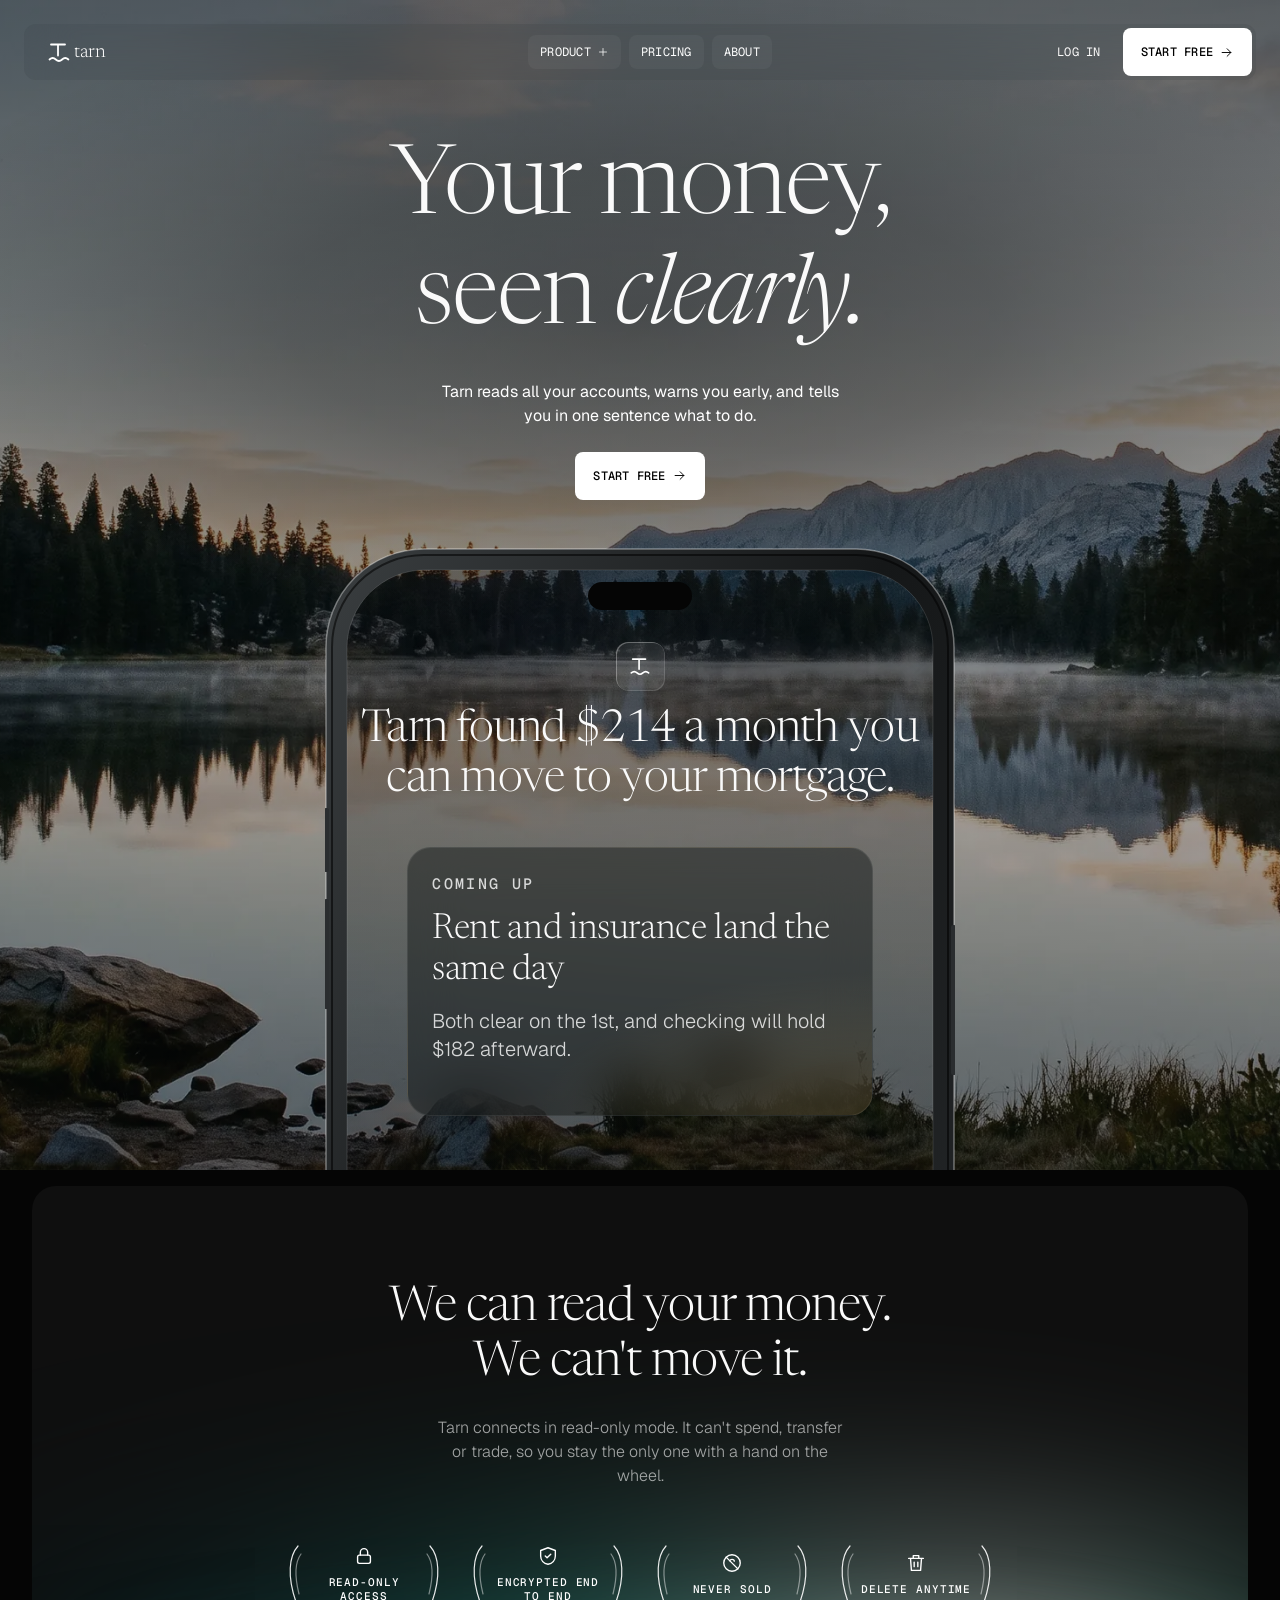
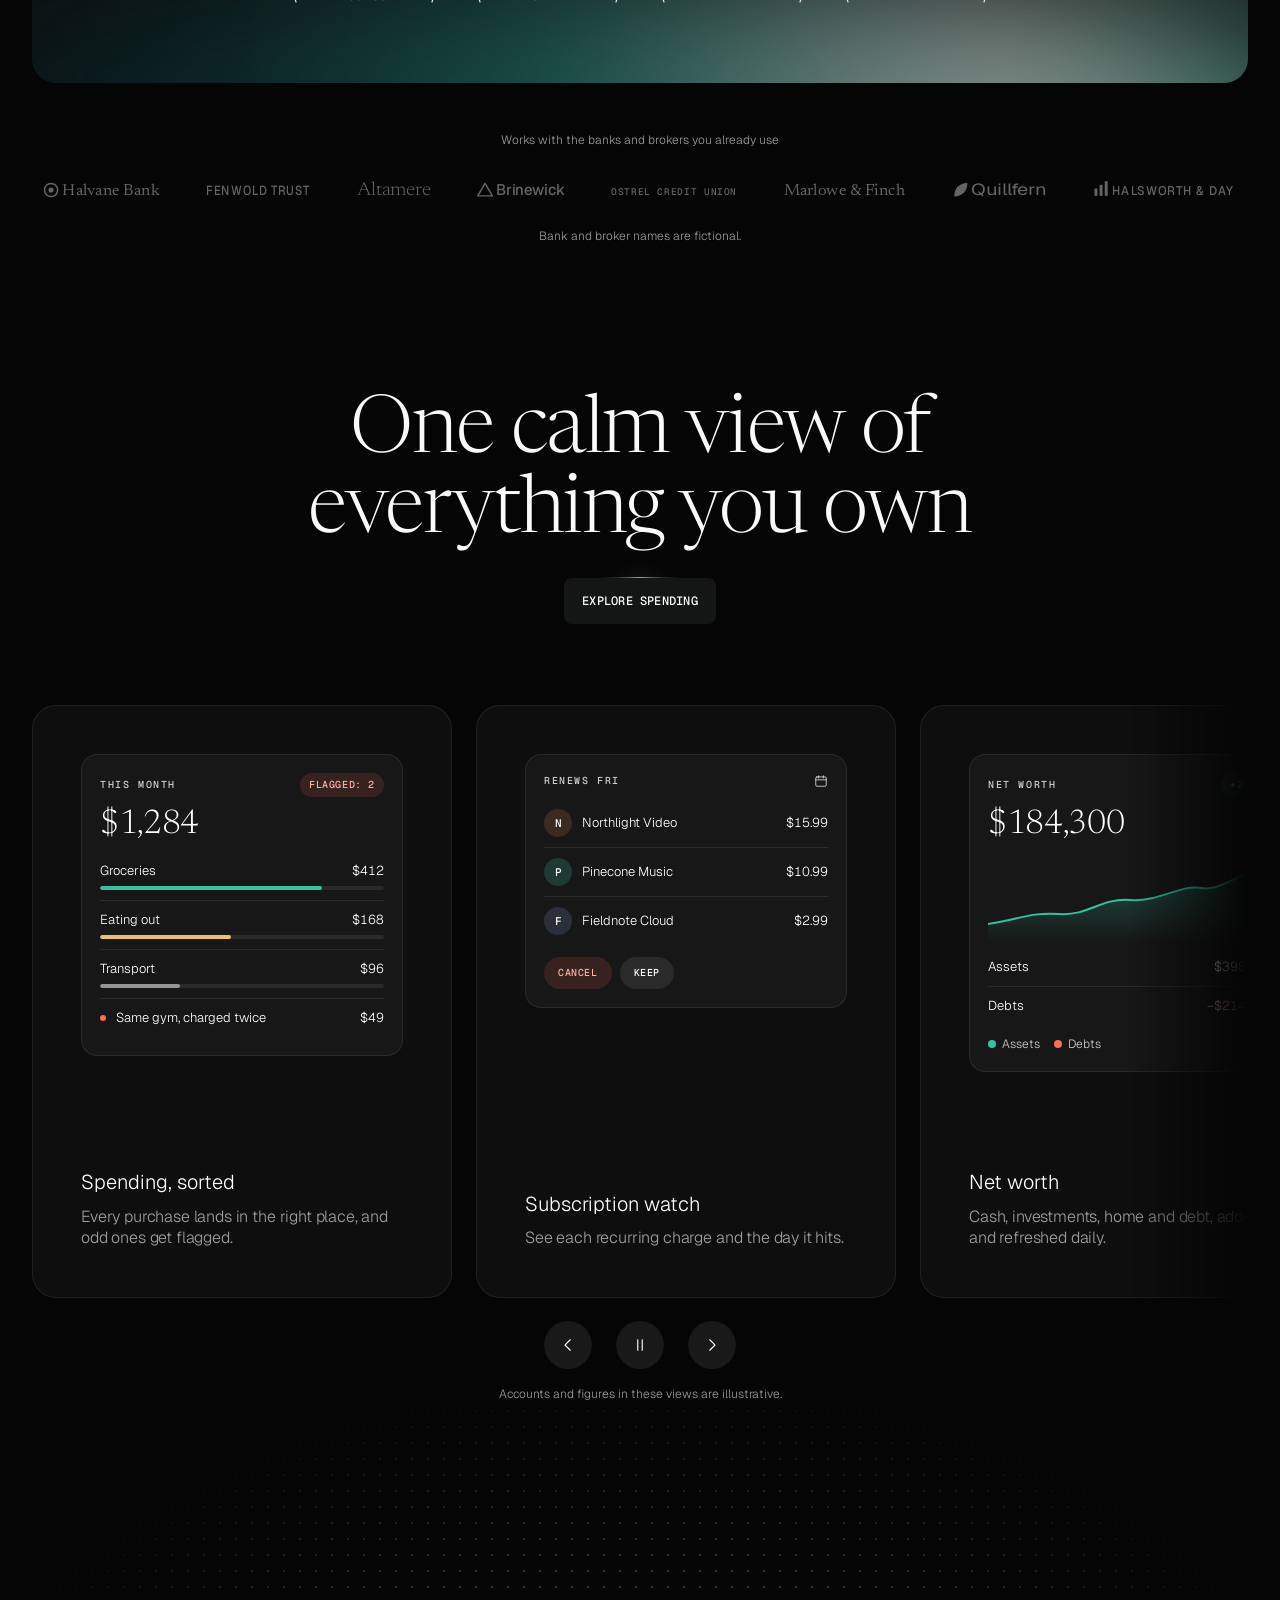
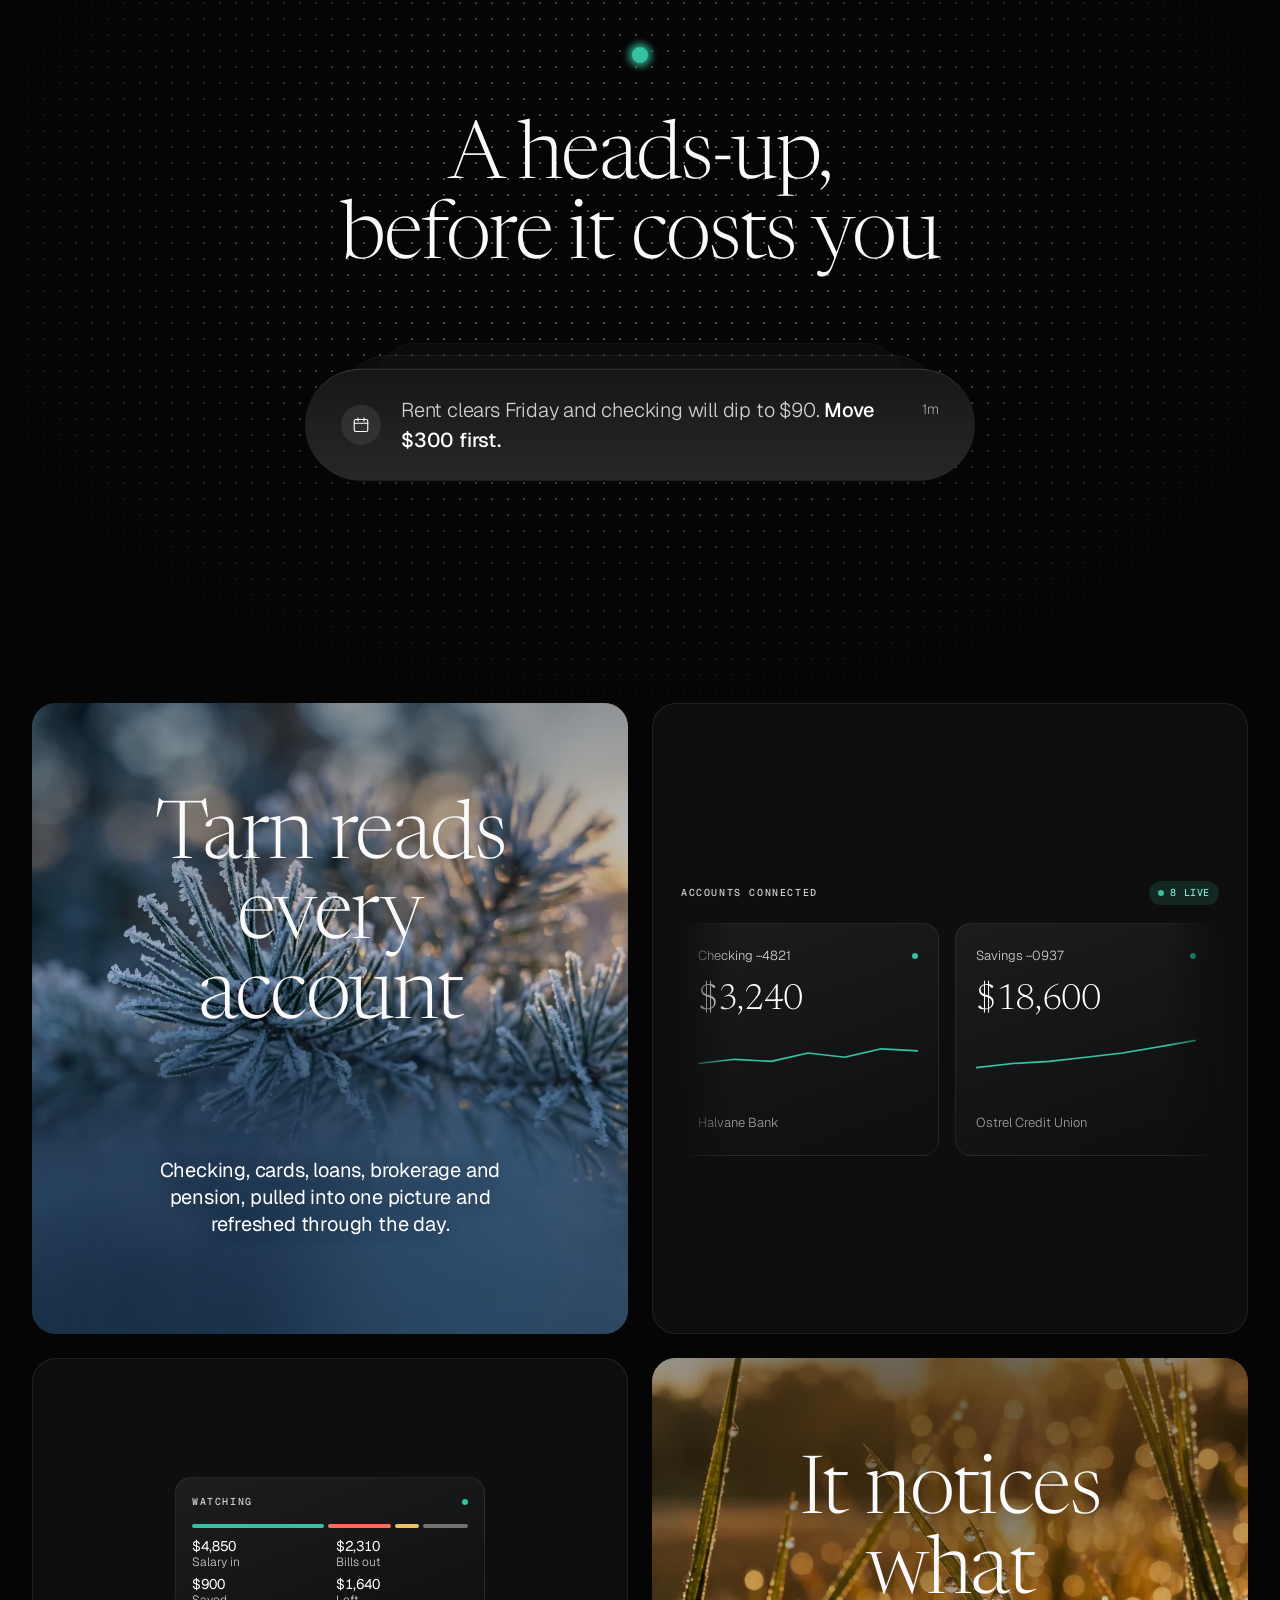
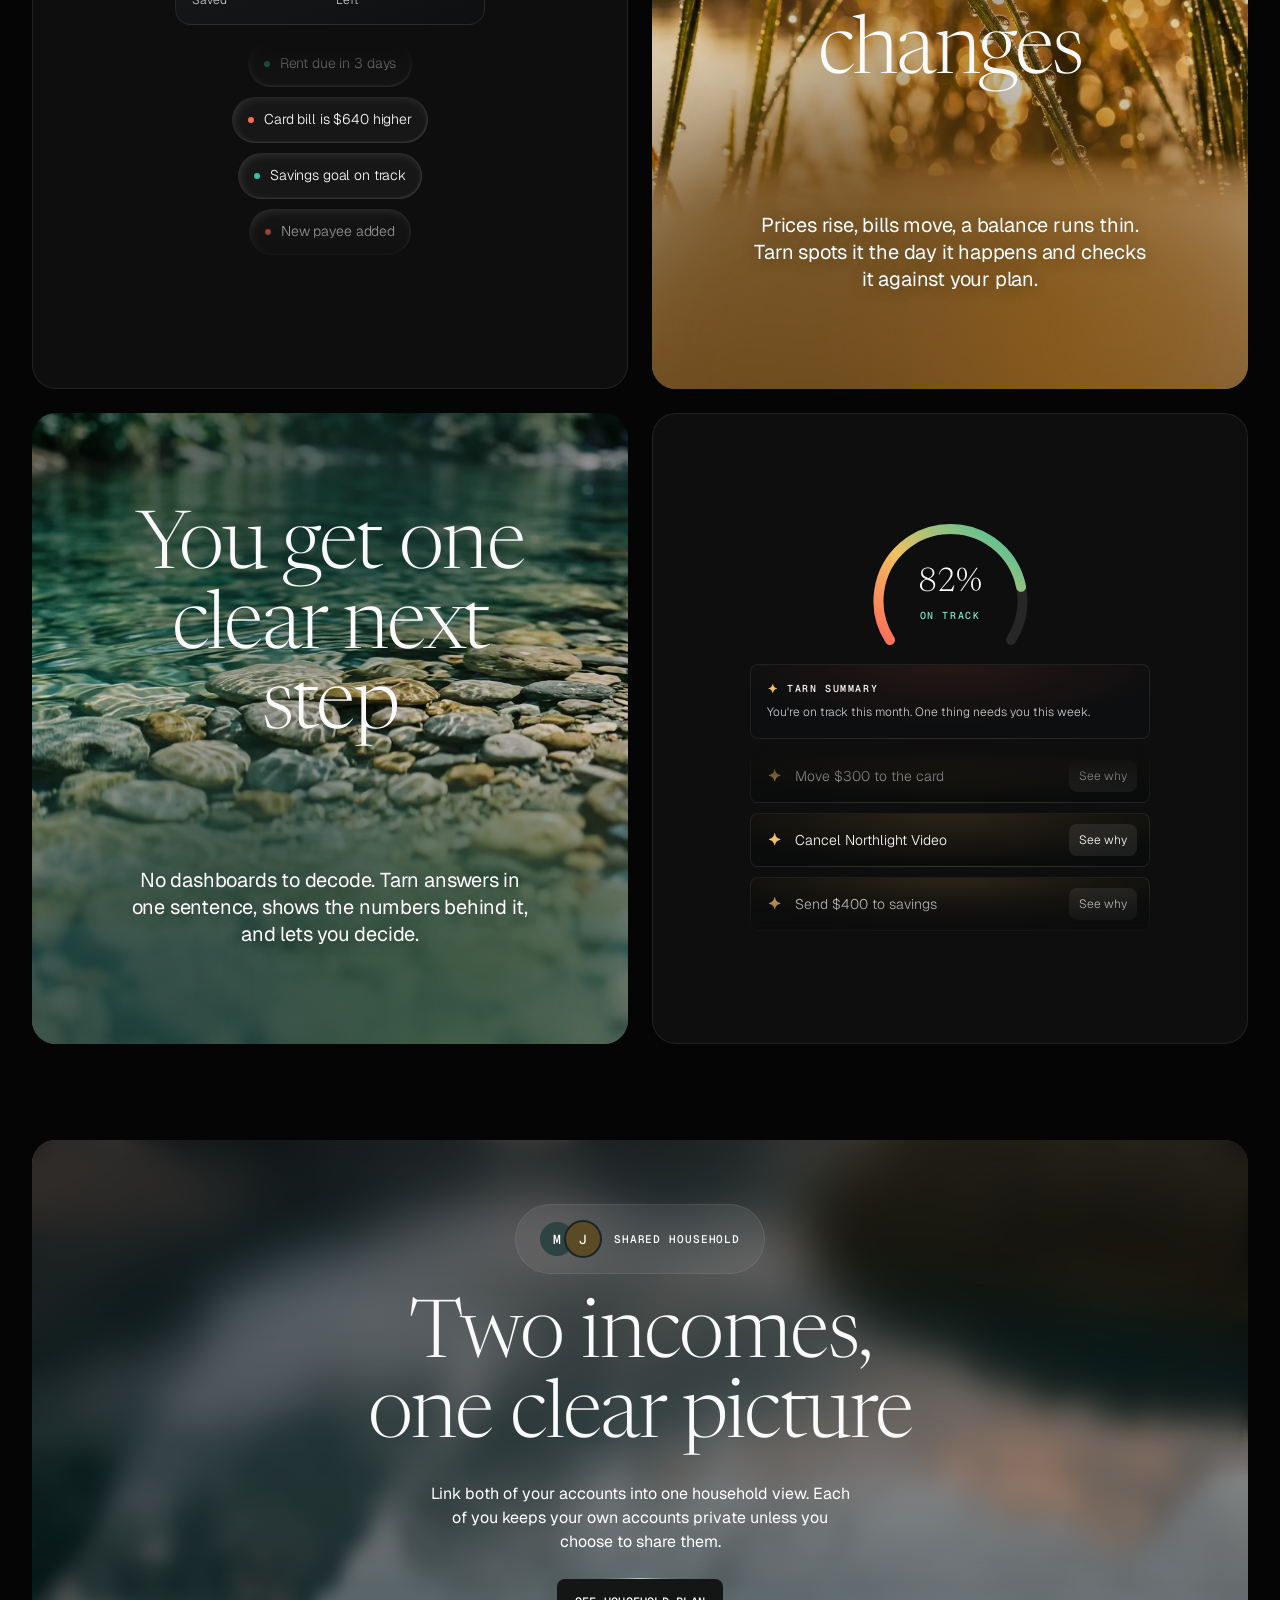
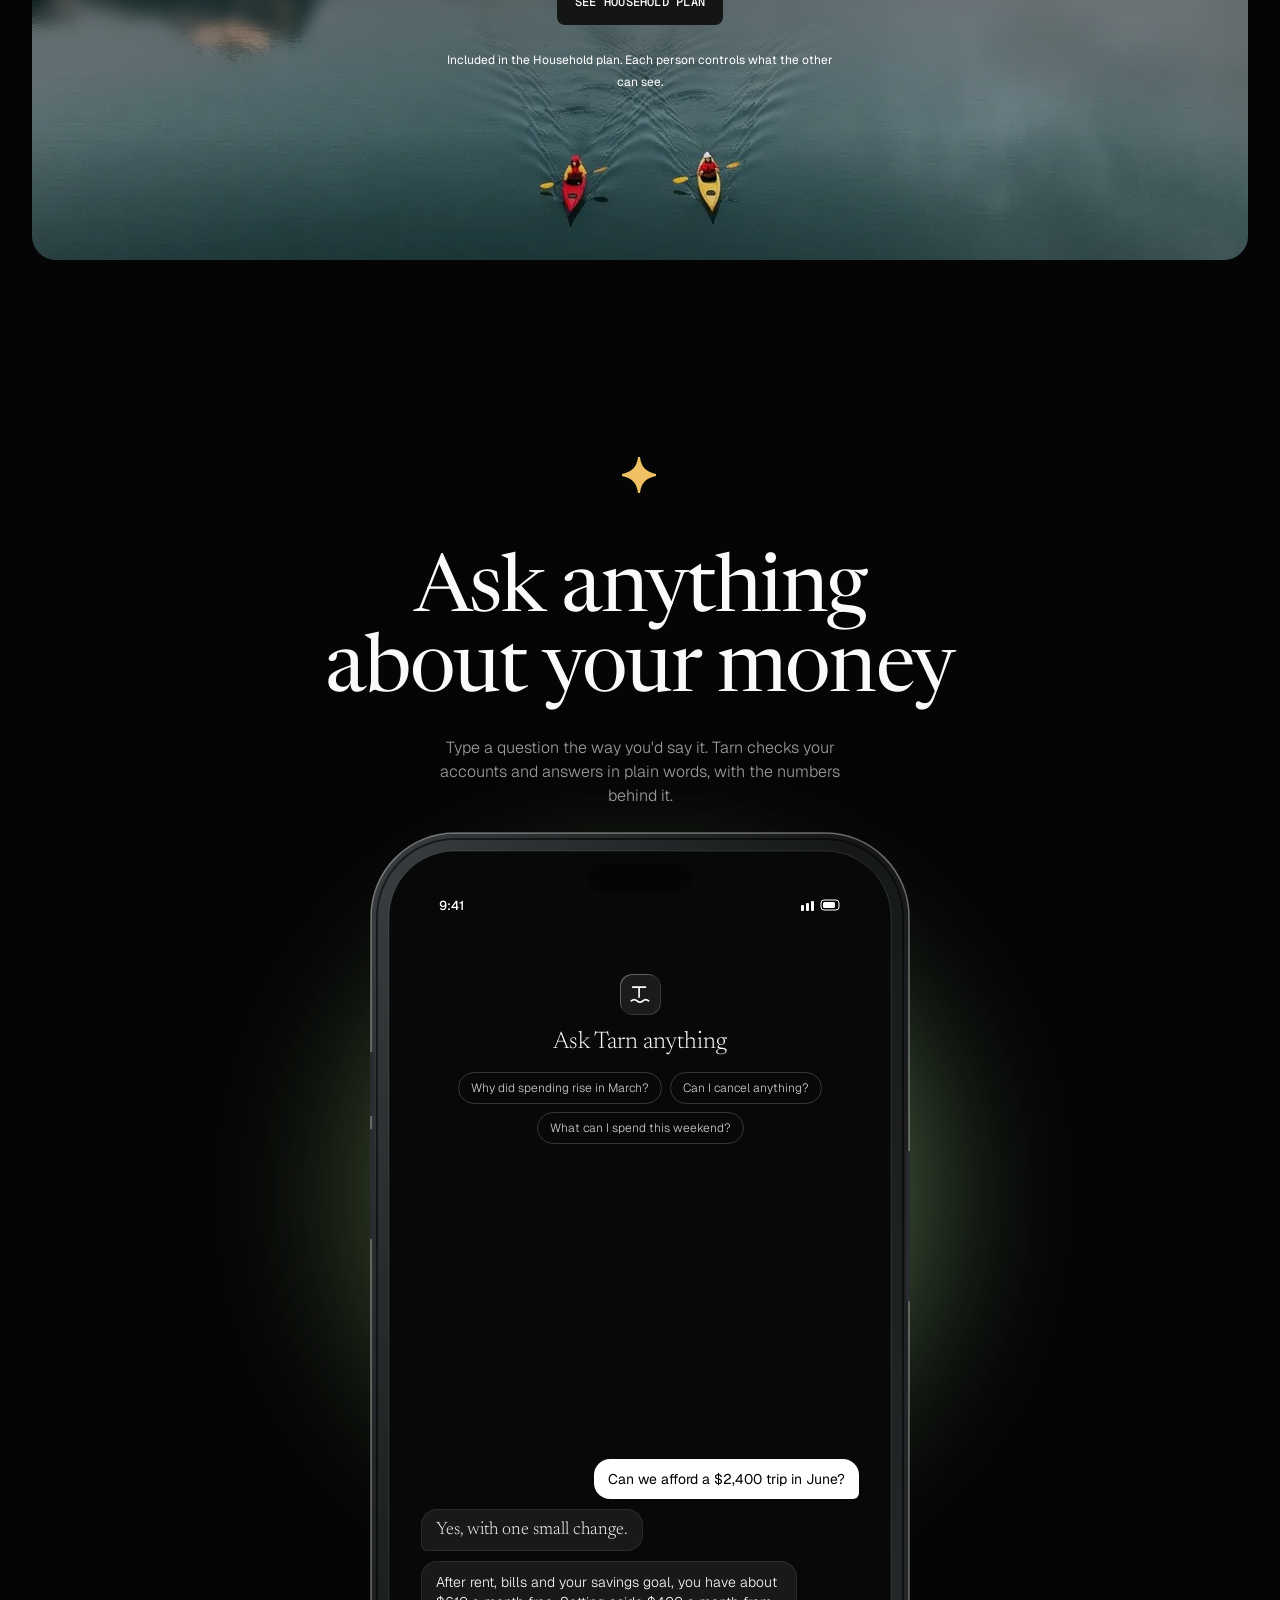
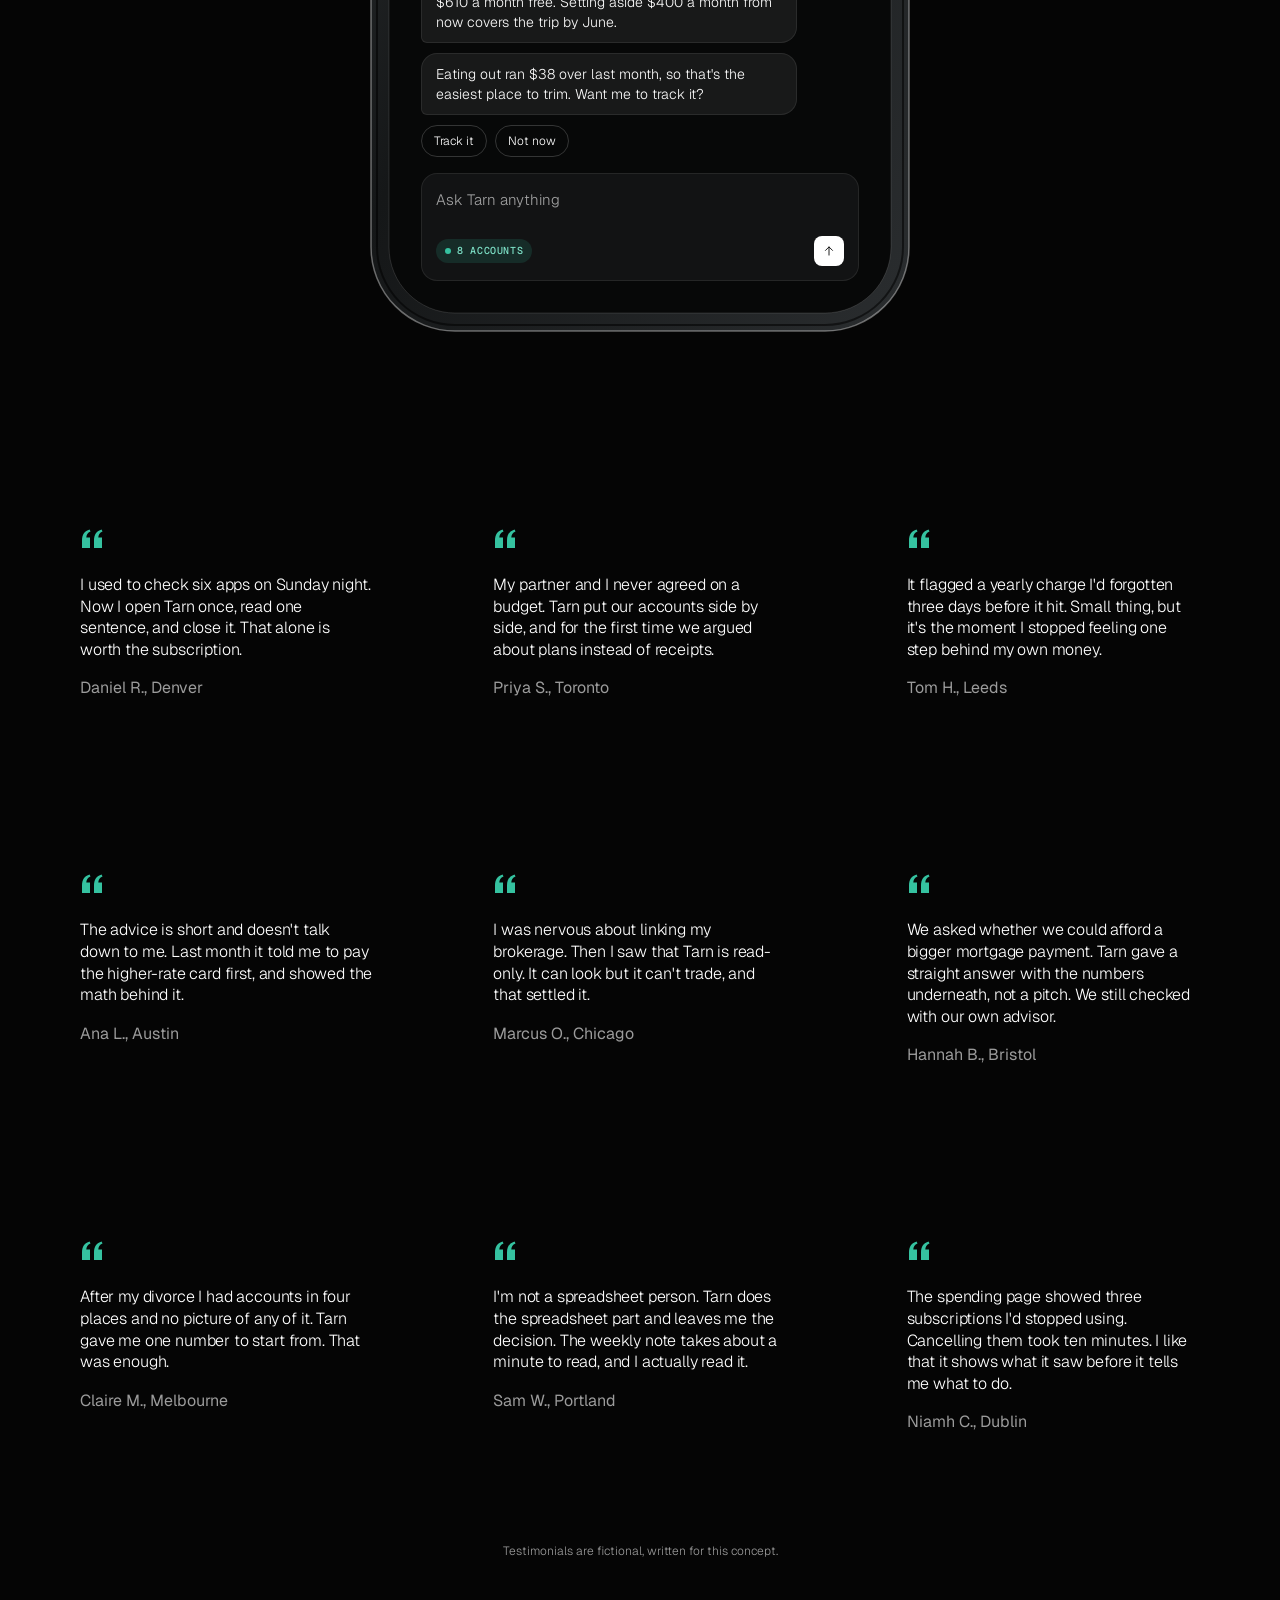
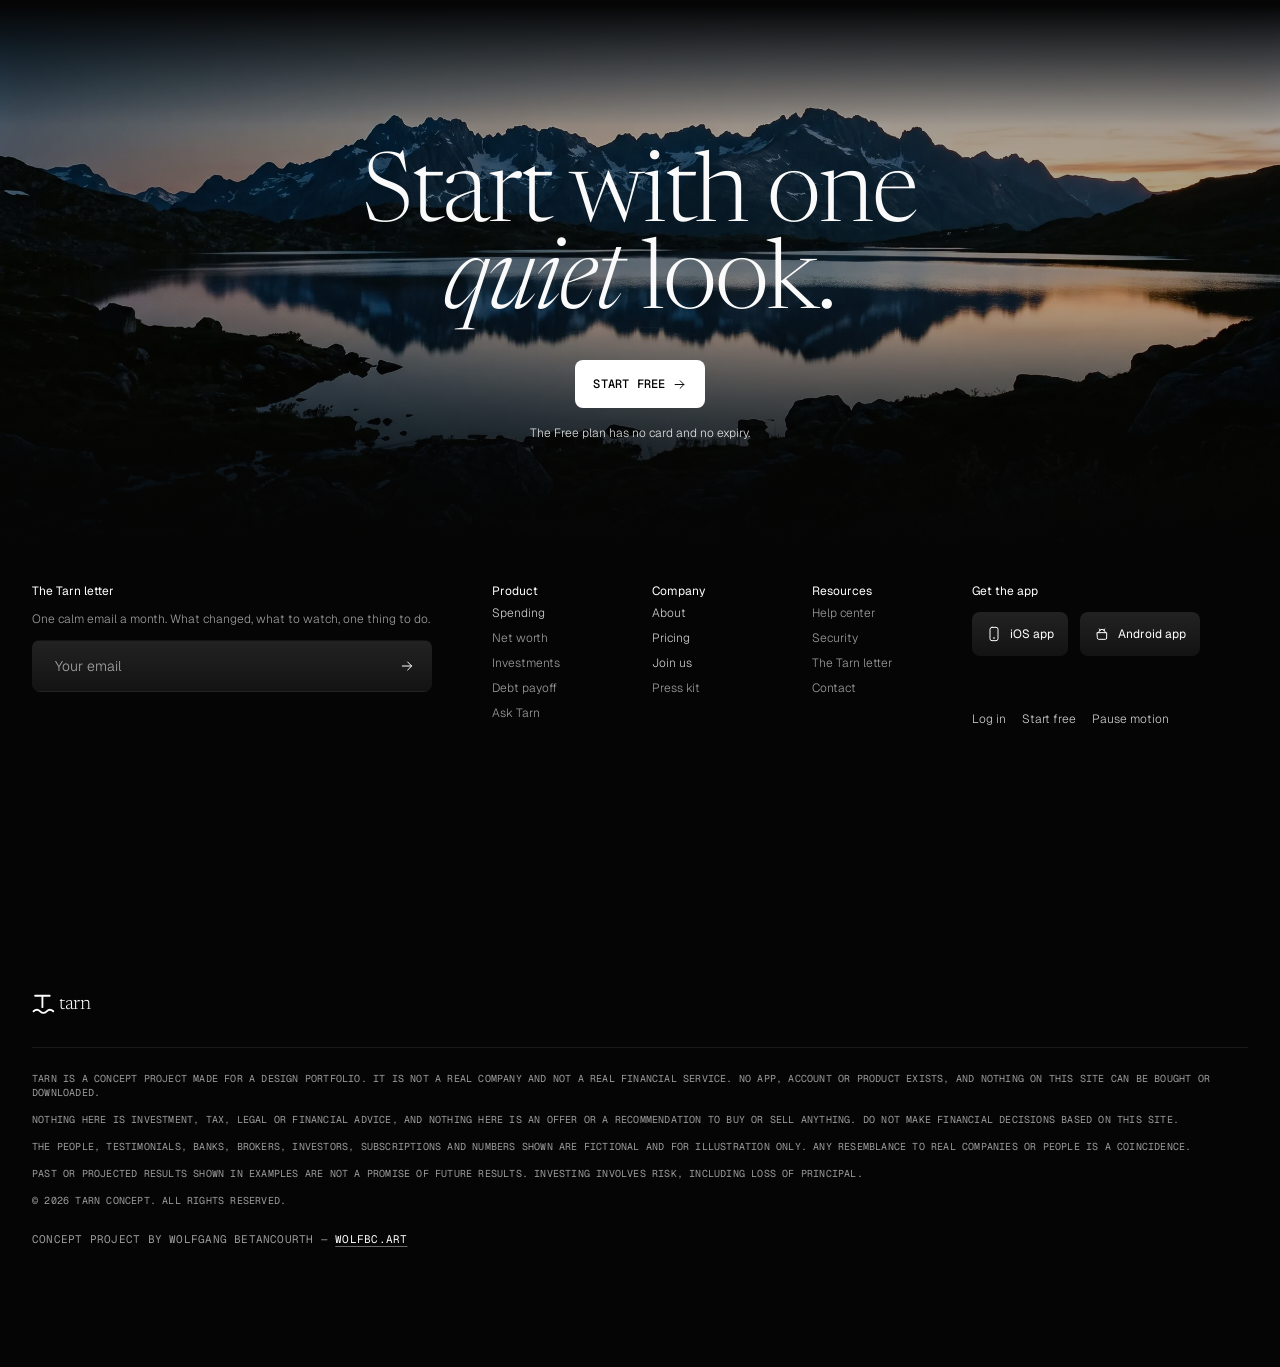
<file: index.html>
<!doctype html>
<html lang="en">
<head>
<meta charset="utf-8">
<meta name="viewport" content="width=device-width, initial-scale=1">
<title>Tarn — your money, seen clearly</title>
<meta name="description" content="Tarn reads all your accounts, warns you before something goes wrong, and tells you in one sentence what to do. Start free.">
<meta name="theme-color" content="#050505">
<meta property="og:type" content="website">
<meta property="og:title" content="Tarn — your money, seen clearly">
<meta property="og:description" content="Tarn reads all your accounts, warns you before something goes wrong, and tells you in one sentence what to do. Start free.">
<meta property="og:image" content="https://tarn.wolfbc.art/assets/og.jpg">
<meta property="og:url" content="https://tarn.wolfbc.art/">
<meta name="twitter:card" content="summary_large_image">
<link rel="icon" href="favicon.svg" type="image/svg+xml">
<link rel="preconnect" href="https://fonts.googleapis.com">
<link rel="preconnect" href="https://fonts.gstatic.com" crossorigin>
<link rel="stylesheet" href="https://fonts.googleapis.com/css2?family=Newsreader:ital,opsz,wght@0,6..72,300;0,6..72,400;1,6..72,300&family=Geist:wght@300;400;500&family=Geist+Mono:wght@400;500&display=swap">
<link rel="stylesheet" href="css/site.css">
<link rel="preload" as="image" href="assets/hero-lake.webp" fetchpriority="high" media="(min-width: 768px)">
<link rel="preload" as="image" href="assets/hero-lake-1600.webp" fetchpriority="high" media="(max-width: 767px)">
<script>document.documentElement.classList.add("js");try{if(localStorage.getItem("tarn-still")==="1")document.documentElement.classList.add("is-still")}catch(e){}</script>
</head>
<body>
<a class="skip" href="#main">Skip to content</a>
<button class="skip skip--motion motion-toggle" type="button" aria-pressed="false">Pause motion</button>
<header class="nav">
  <a class="nav__logo" href="./" aria-label="Tarn, home"><svg class="logo-mark" viewBox="0 0 74 24" height="24" aria-hidden="true" focusable="false"><g fill="none" stroke="currentColor" stroke-width="1.8" stroke-linecap="round"><path d="M3 4.5h14M10 4.5v11"/><path d="M1.5 19.5c2.2-2 4.2-2 6.3 0s4.2 2 6.3 0 4.1-2 6.3 0"/></g><text x="26" y="17" fill="currentColor" font-family="Newsreader, Georgia, serif" font-size="20" font-weight="300" letter-spacing="-0.3">tarn</text></svg></a>
  <nav class="nav__links" aria-label="Main">
    <div class="dd">
      <button class="pill" type="button" aria-expanded="false" aria-controls="dd-product">Product <svg viewBox="0 0 24 24" fill="none" stroke="currentColor" stroke-width="1.5" stroke-linecap="round" stroke-linejoin="round" aria-hidden="true" focusable="false"><path d="M12 5v14M5 12h14"/></svg></button>
      <div class="dd__panel" id="dd-product"><a href="spending/">Spending</a><a href="./#features">Net worth</a><a href="./#features">Investments</a><a href="./#features">Debt payoff</a><a href="./#together">Together</a></div>
    </div>
    <a class="pill" href="pricing/">Pricing</a>
    <a class="pill" href="about/">About</a>
  </nav>
  <div class="nav__right">
    <button class="nav__login" type="button" data-notice="Tarn is a concept, so there are no accounts to log in to.">Log in</button>
    <a class="btn btn--white" href="pricing/">Start free <svg viewBox="0 0 24 24" fill="none" stroke="currentColor" stroke-width="1.5" stroke-linecap="round" stroke-linejoin="round" aria-hidden="true" focusable="false"><path d="M5 12h14M13 6l6 6-6 6"/></svg></a>
    <button class="burger" type="button" aria-expanded="false" aria-controls="mnav" aria-label="Open menu"><span></span><span></span><span></span></button>
  </div>
  <div class="mnav" id="mnav">
    <button type="button" aria-expanded="false" aria-controls="mnav-sub">Product <svg viewBox="0 0 24 24" fill="none" stroke="currentColor" stroke-width="1.5" stroke-linecap="round" stroke-linejoin="round" aria-hidden="true" focusable="false"><path d="M12 5v14M5 12h14"/></svg></button>
    <div class="mnav__sub" id="mnav-sub"><a href="spending/">Spending</a><a href="./#features">Net worth</a><a href="./#features">Investments</a><a href="./#features">Debt payoff</a><a href="./#together">Together</a></div>
    <a href="pricing/">Pricing</a>
    <a href="about/">About</a>
    <button type="button" data-notice="Tarn is a concept, so there are no accounts to log in to.">Log in</button>
  </div>
</header>
<main id="main">
<section class="hero" aria-labelledby="hero-h">
  <div class="hero__in">
  <div class="hero__copy">
    <p class="sr-only">Photo: a still mountain lake at sunrise, with mist lifting off the water and dark pines along the shore.</p>
    <h1 class="display h-hero" id="hero-h">Your money,<br>seen <em>clearly.</em></h1>
    <p class="lead">Tarn reads all your accounts, warns you early, and tells you in one sentence what to do.</p>
    <a class="btn btn--white" href="pricing/">Start free <svg viewBox="0 0 24 24" fill="none" stroke="currentColor" stroke-width="1.5" stroke-linecap="round" stroke-linejoin="round" aria-hidden="true" focusable="false"><path d="M5 12h14M13 6l6 6-6 6"/></svg></a>
  </div>
  <div class="phone">
    <svg class="phone__frame" viewBox="0 0 630 1301" aria-hidden="true" focusable="false"><defs><linearGradient id="bzh" x1="0" y1="0" x2="1" y2="1"><stop offset="0" stop-color="#3a3e40"/><stop offset=".45" stop-color="#151718"/><stop offset="1" stop-color="#2a2d2f"/></linearGradient></defs><path d="M99,1 H531 A98,98 0 0 1 629,99 V1202 A98,98 0 0 1 531,1300 H99 A98,98 0 0 1 1,1202 V99 A98,98 0 0 1 99,1 Z M100,22 H530 A78,78 0 0 1 608,100 V1201 A78,78 0 0 1 530,1279 H100 A78,78 0 0 1 22,1201 V100 A78,78 0 0 1 100,22 Z" fill="url(#bzh)" fill-rule="evenodd"/><path d="M99,1 H531 A98,98 0 0 1 629,99 V1202 A98,98 0 0 1 531,1300 H99 A98,98 0 0 1 1,1202 V99 A98,98 0 0 1 99,1 Z" fill="none" stroke="rgba(255,255,255,.38)" stroke-width="1.5"/><path d="M99,7 H531 A92,92 0 0 1 623,99 V1202 A92,92 0 0 1 531,1294 H99 A92,92 0 0 1 7,1202 V99 A92,92 0 0 1 99,7 Z" fill="none" stroke="rgba(0,0,0,.55)" stroke-width="2"/><path d="M100,22 H530 A78,78 0 0 1 608,100 V1201 A78,78 0 0 1 530,1279 H100 A78,78 0 0 1 22,1201 V100 A78,78 0 0 1 100,22 Z" fill="none" stroke="rgba(255,255,255,.12)" stroke-width="1"/><rect x="263.0" y="34" width="104" height="28" rx="14" fill="#050505"/><rect x="-1" y="260" width="5" height="64" rx="2" fill="#2a2d2f"/><rect x="-1" y="351" width="5" height="110" rx="2" fill="#2a2d2f"/><rect x="626" y="377" width="5" height="150" rx="2" fill="#2a2d2f"/></svg>
    <div class="phone__screen">
      <span class="chip" role="img" aria-label="Tarn"><svg class="logo-mark" viewBox="0 0 22 24" height="22" aria-hidden="true" focusable="false"><g fill="none" stroke="currentColor" stroke-width="1.8" stroke-linecap="round"><path d="M3 4.5h14M10 4.5v11"/><path d="M1.5 19.5c2.2-2 4.2-2 6.3 0s4.2 2 6.3 0 4.1-2 6.3 0"/></g><text x="26" y="17" fill="currentColor" font-family="Newsreader, Georgia, serif" font-size="20" font-weight="300" letter-spacing="-0.3">tarn</text></svg></span>
      <p class="display phone__title"><span class="w" style="--i:0">Tarn</span> <span class="w" style="--i:1">found</span> <span class="w" style="--i:2">$214</span> <span class="w" style="--i:3">a</span> <span class="w" style="--i:4">month</span> <span class="w" style="--i:5">you</span> <span class="w" style="--i:6">can</span> <span class="w" style="--i:7">move</span> <span class="w" style="--i:8">to</span> <span class="w" style="--i:9">your</span> <span class="w" style="--i:10">mortgage.</span></p>
      <div class="insights" role="region" aria-roledescription="carousel" aria-label="Insights">
        <div class="insights__track"><article class="insight is-active"><p class="insight__tag">Coming up</p><p class="insight__title">Rent and insurance land the same day</p><p class="insight__body">Both clear on the 1st, and checking will hold $182 afterward.</p></article><article class="insight"><p class="insight__tag">Subscription</p><p class="insight__title">A free trial turns into a charge on Friday</p><p class="insight__body">Northlight Video renews at $15.99, so cancel it now if you've stopped watching.</p></article><article class="insight"><p class="insight__tag">Debt</p><p class="insight__title">Pay the 21% card first</p><p class="insight__body">Moving $300 from savings to that card could save about $410 in interest this year.</p></article><article class="insight"><p class="insight__tag">Investing</p><p class="insight__title">Your mix has drifted from your plan</p><p class="insight__body">Stocks are now 74% of your portfolio against a 65% target, so send this month's deposit to bonds.</p></article></div>
      </div>
    </div>
  </div>
  </div>
</section>
<section class="principles" id="principles" aria-labelledby="pr-h">
  <div class="wrap"><div class="panel">
    <h2 class="display h-panel" id="pr-h">We can read your money.<br>We can't move it.</h2>
    <p class="lead">Tarn connects in read-only mode. It can't spend, transfer or trade, so you stay the only one with a hand on the wheel.</p>
    <ul class="seals"><li class="seal"><svg class="seal__arc" viewBox="0 0 18 64" aria-hidden="true" focusable="false"><g fill="none" stroke="currentColor" stroke-width="1.2" stroke-linecap="round"><path d="M14 4C5 14 3 34 12 60"/><path d="M17 12C11 20 10 32 15 52" opacity=".5"/></g></svg><div class="seal__body"><svg viewBox="0 0 24 24" fill="none" stroke="currentColor" stroke-width="1.5" stroke-linecap="round" stroke-linejoin="round" aria-hidden="true" focusable="false"><rect x="5" y="11" width="14" height="9" rx="2"/><path d="M8 11V8a4 4 0 0 1 8 0v3"/></svg><span>Read-only access</span></div><svg class="seal__arc seal__arc--r" viewBox="0 0 18 64" aria-hidden="true" focusable="false"><g fill="none" stroke="currentColor" stroke-width="1.2" stroke-linecap="round"><path d="M14 4C5 14 3 34 12 60"/><path d="M17 12C11 20 10 32 15 52" opacity=".5"/></g></svg></li><li class="seal"><svg class="seal__arc" viewBox="0 0 18 64" aria-hidden="true" focusable="false"><g fill="none" stroke="currentColor" stroke-width="1.2" stroke-linecap="round"><path d="M14 4C5 14 3 34 12 60"/><path d="M17 12C11 20 10 32 15 52" opacity=".5"/></g></svg><div class="seal__body"><svg viewBox="0 0 24 24" fill="none" stroke="currentColor" stroke-width="1.5" stroke-linecap="round" stroke-linejoin="round" aria-hidden="true" focusable="false"><path d="M12 3l8 3v6c0 4.6-3.4 8.2-8 9-4.6-.8-8-4.4-8-9V6z"/><path d="M9 12l2 2 4-4"/></svg><span>Encrypted end to end</span></div><svg class="seal__arc seal__arc--r" viewBox="0 0 18 64" aria-hidden="true" focusable="false"><g fill="none" stroke="currentColor" stroke-width="1.2" stroke-linecap="round"><path d="M14 4C5 14 3 34 12 60"/><path d="M17 12C11 20 10 32 15 52" opacity=".5"/></g></svg></li><li class="seal" title="Your data is never sold."><svg class="seal__arc" viewBox="0 0 18 64" aria-hidden="true" focusable="false"><g fill="none" stroke="currentColor" stroke-width="1.2" stroke-linecap="round"><path d="M14 4C5 14 3 34 12 60"/><path d="M17 12C11 20 10 32 15 52" opacity=".5"/></g></svg><div class="seal__body" aria-label="Your data is never sold." role="img"><svg viewBox="0 0 24 24" fill="none" stroke="currentColor" stroke-width="1.5" stroke-linecap="round" stroke-linejoin="round" aria-hidden="true" focusable="false"><circle cx="12" cy="12" r="9"/><path d="M5.6 5.6l12.8 12.8"/><path d="M9.5 9.5c.4-.9 1.3-1.5 2.5-1.5 1.5 0 2.5.8 2.5 2"/></svg><span aria-hidden="true">Never sold</span></div><svg class="seal__arc seal__arc--r" viewBox="0 0 18 64" aria-hidden="true" focusable="false"><g fill="none" stroke="currentColor" stroke-width="1.2" stroke-linecap="round"><path d="M14 4C5 14 3 34 12 60"/><path d="M17 12C11 20 10 32 15 52" opacity=".5"/></g></svg></li><li class="seal"><svg class="seal__arc" viewBox="0 0 18 64" aria-hidden="true" focusable="false"><g fill="none" stroke="currentColor" stroke-width="1.2" stroke-linecap="round"><path d="M14 4C5 14 3 34 12 60"/><path d="M17 12C11 20 10 32 15 52" opacity=".5"/></g></svg><div class="seal__body"><svg viewBox="0 0 24 24" fill="none" stroke="currentColor" stroke-width="1.5" stroke-linecap="round" stroke-linejoin="round" aria-hidden="true" focusable="false"><path d="M4 7h16M9 7V4h6v3M6 7l1 13h10l1-13"/><path d="M10 11v5M14 11v5"/></svg><span>Delete anytime</span></div><svg class="seal__arc seal__arc--r" viewBox="0 0 18 64" aria-hidden="true" focusable="false"><g fill="none" stroke="currentColor" stroke-width="1.2" stroke-linecap="round"><path d="M14 4C5 14 3 34 12 60"/><path d="M17 12C11 20 10 32 15 52" opacity=".5"/></g></svg></li></ul>
    <div class="aurora" aria-hidden="true"><i></i><i></i></div>
  </div></div>
</section>
<section class="logos" aria-label="Works with the banks and brokers you already use">
  <div class="wrap"><p class="logos__cap">Works with the banks and brokers you already use</p>
  <ul class="logos__row"><li><svg class="wm" viewBox="0 0 162 30" height="30" role="img" aria-label="Halvane Bank"><g fill="currentColor"><circle cx="11" cy="15" r="9" fill="none" stroke="currentColor" stroke-width="2"/><circle cx="11" cy="15" r="3.5" fill="currentColor"/><text x="26" y="22" font-family="Newsreader, Georgia, serif" font-weight="400" font-size="22" letter-spacing="0" textLength="132" lengthAdjust="spacingAndGlyphs">Halvane Bank</text></g></svg></li><li><svg class="wm" viewBox="0 0 145 30" height="30" role="img" aria-label="Fenwold Trust"><g fill="currentColor"><text x="0" y="22" font-family="Geist, sans-serif" font-weight="500" font-size="18" letter-spacing="1.5" textLength="141" lengthAdjust="spacingAndGlyphs">FENWOLD TRUST</text></g></svg></li><li><svg class="wm" viewBox="0 0 104 30" height="30" role="img" aria-label="Altamere"><g fill="currentColor"><text x="0" y="22" font-family="Newsreader, Georgia, serif" font-weight="300" font-size="26" letter-spacing="-0.5" textLength="100" lengthAdjust="spacingAndGlyphs">Altamere</text></g></svg></li><li><svg class="wm" viewBox="0 0 123 30" height="30" role="img" aria-label="Brinewick"><g fill="currentColor"><path d="M1 23L11 6l10 17z" fill="none" stroke="currentColor" stroke-width="2" stroke-linejoin="round"/><text x="26" y="22" font-family="Geist, sans-serif" font-weight="500" font-size="21" letter-spacing="-0.5" textLength="93" lengthAdjust="spacingAndGlyphs">Brinewick</text></g></svg></li><li><svg class="wm" viewBox="0 0 176 30" height="30" role="img" aria-label="Ostrel Credit Union"><g fill="currentColor"><text x="0" y="22" font-family="Geist Mono, monospace" font-weight="500" font-size="13" letter-spacing="1" textLength="172" lengthAdjust="spacingAndGlyphs">OSTREL CREDIT UNION</text></g></svg></li><li><svg class="wm" viewBox="0 0 169 30" height="30" role="img" aria-label="Marlowe & Finch"><g fill="currentColor"><text x="0" y="22" font-family="Newsreader, Georgia, serif" font-weight="400" font-size="22" letter-spacing="0" textLength="165" lengthAdjust="spacingAndGlyphs">Marlowe & Finch</text></g></svg></li><li><svg class="wm" viewBox="0 0 132 30" height="30" role="img" aria-label="Quillfern"><g fill="currentColor"><path d="M3 24C3 12 10 6 21 5c0 11-6 18-18 19z" fill="currentColor"/><text x="26" y="22" font-family="Geist, sans-serif" font-weight="400" font-size="22" letter-spacing="0" textLength="102" lengthAdjust="spacingAndGlyphs">Quillfern</text></g></svg></li><li><svg class="wm" viewBox="0 0 196 30" height="30" role="img" aria-label="Halsworth &amp; Day"><g fill="currentColor"><rect x="2" y="13" width="4" height="10"/><rect x="9" y="8" width="4" height="15"/><rect x="16" y="3" width="4" height="20"/><text x="26" y="22" font-family="Geist, sans-serif" font-weight="500" font-size="17" letter-spacing="1.5" textLength="166" lengthAdjust="spacingAndGlyphs">HALSWORTH &amp; DAY</text></g></svg></li></ul>
  <p class="fict">Bank and broker names are fictional.</p></div>
</section>
<section class="features" id="features" aria-labelledby="ft-h">
  <div class="wrap">
  <h2 class="display h-sec" id="ft-h">One calm view of<br>everything you own</h2>
  <span class="ring"><a class="btn btn--dark" href="spending/">Explore spending</a></span>
  <div class="car" role="region" aria-roledescription="carousel" aria-label="Features">
    <div class="car__track" tabindex="0" aria-label="Feature cards, scroll sideways"><article class="fcard" aria-roledescription="slide" aria-label="1 of 5"><div class="fcard__art"><div class="ui" aria-hidden="true"><div class="ui__label"><span>This month</span><span class="tag tag--ember">Flagged: 2</span></div>
<div class="ui__big tnum">$1,284</div><div class="ui__rows" style="margin-top:8px"><div class="ui__row" style="display:block"><div style="display:flex;justify-content:space-between"><span>Groceries</span><span class="tnum">$412</span></div><div class="ui__bar"><i style="width:78%;background:var(--teal)"></i></div></div><div class="ui__row" style="display:block"><div style="display:flex;justify-content:space-between"><span>Eating out</span><span class="tnum">$168</span></div><div class="ui__bar"><i style="width:46%;background:var(--gold)"></i></div></div><div class="ui__row" style="display:block"><div style="display:flex;justify-content:space-between"><span>Transport</span><span class="tnum">$96</span></div><div class="ui__bar"><i style="width:28%;background:rgba(255,255,255,.5)"></i></div></div></div>
<div class="ui__row" style="border-top:1px solid var(--line)"><span class="ui__name"><span class="pulse pulse--ember"></span>Same gym, charged twice</span><span class="tnum">$49</span></div></div></div><h3>Spending, sorted</h3><p>Every purchase lands in the right place, and odd ones get flagged.</p></article><article class="fcard" aria-roledescription="slide" aria-label="2 of 5"><div class="fcard__art"><div class="ui" aria-hidden="true"><div class="ui__label"><span>Renews Fri</span><svg style="width:14px;height:14px" viewBox="0 0 24 24" fill="none" stroke="currentColor" stroke-width="1.5" stroke-linecap="round" stroke-linejoin="round" aria-hidden="true" focusable="false"><rect x="3" y="5" width="18" height="16" rx="2"/><path d="M3 10h18M8 3v4M16 3v4"/></svg></div>
<div class="ui__rows" style="margin-top:10px">
<div class="ui__row"><span class="ui__name"><span class="av" style="background:#3b2a1f">N</span>Northlight Video</span><span class="tnum">$15.99</span></div>
<div class="ui__row"><span class="ui__name"><span class="av" style="background:#1f3a33">P</span>Pinecone Music</span><span class="tnum">$10.99</span></div>
<div class="ui__row"><span class="ui__name"><span class="av" style="background:#2b2f3a">F</span>Fieldnote Cloud</span><span class="tnum">$2.99</span></div>
</div>
<div style="display:flex;gap:8px;margin-top:12px"><span class="tag tag--ember" style="height:32px;padding:0 14px">Cancel</span><span class="tag" style="height:32px;padding:0 14px">Keep</span></div></div></div><h3>Subscription watch</h3><p>See each recurring charge and the day it hits.</p></article><article class="fcard" aria-roledescription="slide" aria-label="3 of 5"><div class="fcard__art"><div class="ui" aria-hidden="true"><div class="ui__label"><span>Net worth</span><span class="tag tag--teal">+2.1%</span></div>
<div class="ui__big tnum">$184,300</div>
<svg class="spark" viewBox="0 0 280 88" preserveAspectRatio="none"><defs><linearGradient id="nwg" x1="0" y1="0" x2="0" y2="1"><stop offset="0" stop-color="#35c2a0" stop-opacity=".35"/><stop offset="1" stop-color="#35c2a0" stop-opacity="0"/></linearGradient></defs>
<path d="M0 70 C30 66 40 58 70 60 S110 44 140 46 190 30 210 34 250 16 280 12 V88 H0Z" fill="url(#nwg)"/><path d="M0 70 C30 66 40 58 70 60 S110 44 140 46 190 30 210 34 250 16 280 12" fill="none" stroke="#35c2a0" stroke-width="2"/></svg>
<div class="ui__rows" style="margin-top:6px"><div class="ui__row"><span>Assets</span><span class="tnum">$398,500</span></div><div class="ui__row"><span>Debts</span><span class="tnum" style="color:#ffb2a6">−$214,200</span></div></div>
<div class="legend"><span>Assets</span><span class="d">Debts</span></div></div></div><h3>Net worth</h3><p>Cash, investments, home and debt, added up and refreshed daily.</p></article><article class="fcard" aria-roledescription="slide" aria-label="4 of 5"><div class="fcard__art"><div class="ui" aria-hidden="true"><div class="ui__label"><span>Payoff order</span><svg style="width:14px;height:14px" viewBox="0 0 24 24" fill="none" stroke="currentColor" stroke-width="1.5" stroke-linecap="round" stroke-linejoin="round" aria-hidden="true" focusable="false"><path d="M3 17l6-6 4 4 8-8"/><path d="M15 7h6v6"/></svg></div>
<div class="ui__rows" style="margin-top:8px"><div class="ui__row" style="display:block"><div style="display:flex;justify-content:space-between"><span>Card 21%</span><span class="ui__muted">1st</span></div><div class="ui__bar"><i style="width:100%;background:var(--ember)"></i></div></div><div class="ui__row" style="display:block"><div style="display:flex;justify-content:space-between"><span>Car loan 6%</span><span class="ui__muted">2nd</span></div><div class="ui__bar"><i style="width:55%;background:var(--gold)"></i></div></div><div class="ui__row" style="display:block"><div style="display:flex;justify-content:space-between"><span>Mortgage 4%</span><span class="ui__muted">3rd</span></div><div class="ui__bar"><i style="width:20%;background:var(--teal)"></i></div></div></div>
<div style="margin-top:14px"><span class="tag tag--teal" style="height:32px;padding:0 14px">Debt-free: Mar 2031</span></div></div></div><h3>Debt payoff plan</h3><p>Pick the order that costs you the least in interest.</p></article><article class="fcard" aria-roledescription="slide" aria-label="5 of 5"><div class="fcard__art"><div class="ui" aria-hidden="true"><div class="ui__label"><span>Your mix</span><span class="tag tag--gold">Drift +9</span></div>
<div class="ui__big tnum">74 / 26</div>
<div class="stack-bar"><i style="width:74%;background:#35c2a0"></i><i style="width:26%;background:#f0c162"></i></div>
<div class="legend"><span>Stocks 74%</span><span class="g">Bonds 26%</span></div>
<div class="ui__rows" style="margin-top:12px"><div class="ui__row"><span>Target 65 / 35</span><span class="ui__muted">Plan</span></div>
<div class="ui__row" style="display:block"><div class="stack-bar" style="margin:4px 0 0;opacity:.5"><i style="width:65%;background:#35c2a0"></i><i style="width:35%;background:#f0c162"></i></div></div></div></div></div><h3>Portfolio check</h3><p>See when your mix drifts from your plan, in plain words.</p></article></div>
    <div class="car__ctrl">
      <button class="circle-btn" type="button" data-car="prev" aria-label="Previous card"><svg viewBox="0 0 24 24" fill="none" stroke="currentColor" stroke-width="1.5" stroke-linecap="round" stroke-linejoin="round" aria-hidden="true" focusable="false"><path d="M15 5l-7 7 7 7"/></svg></button>
      <button class="circle-btn" type="button" data-car="pause" aria-label="Pause carousel"><svg class="i-pause" viewBox="0 0 24 24" fill="none" stroke="currentColor" stroke-width="1.5" stroke-linecap="round" stroke-linejoin="round" aria-hidden="true" focusable="false"><path d="M9 5v14M15 5v14"/></svg><svg class="i-play" viewBox="0 0 24 24" fill="none" stroke="currentColor" stroke-width="1.5" stroke-linecap="round" stroke-linejoin="round" aria-hidden="true" focusable="false"><path d="M8 5l11 7-11 7z"/></svg></button>
      <button class="circle-btn" type="button" data-car="next" aria-label="Next card"><svg viewBox="0 0 24 24" fill="none" stroke="currentColor" stroke-width="1.5" stroke-linecap="round" stroke-linejoin="round" aria-hidden="true" focusable="false"><path d="M9 5l7 7-7 7"/></svg></button>
    </div>
    <p class="fict">Accounts and figures in these views are illustrative.</p>
  </div>
  </div>
</section>
<section class="alerts-wrap" aria-labelledby="al-h">
  <div class="alerts">
    <div class="dots" aria-hidden="true"></div><div class="dots-lit" aria-hidden="true"></div>
    <div class="live" aria-hidden="true"></div>
    <h2 class="display h-sec" id="al-h">A heads-up,<br>before it costs you</h2>
    <ul class="toasts" aria-label="Example alerts"><li class="toast"><span class="toast__icon"><svg viewBox="0 0 24 24" fill="none" stroke="currentColor" stroke-width="1.5" stroke-linecap="round" stroke-linejoin="round" aria-hidden="true" focusable="false"><rect x="3" y="5" width="18" height="16" rx="2"/><path d="M3 10h18M8 3v4M16 3v4"/></svg></span><p>Rent clears Friday and checking will dip to $90. <b>Move $300 first.</b></p><time>1m</time></li><li class="toast"><span class="toast__icon"><svg viewBox="0 0 24 24" fill="none" stroke="currentColor" stroke-width="1.5" stroke-linecap="round" stroke-linejoin="round" aria-hidden="true" focusable="false"><path d="M17 2l3 3-3 3"/><path d="M4 11V9a4 4 0 0 1 4-4h12"/><path d="M7 22l-3-3 3-3"/><path d="M20 13v2a4 4 0 0 1-4 4H4"/></svg></span><p>Northlight Video renews tomorrow at $15.99. <b>Cancel or keep it.</b></p><time>4m</time></li><li class="toast"><span class="toast__icon"><svg viewBox="0 0 24 24" fill="none" stroke="currentColor" stroke-width="1.5" stroke-linecap="round" stroke-linejoin="round" aria-hidden="true" focusable="false"><rect x="2.5" y="5" width="19" height="14" rx="2"/><path d="M2.5 10h19M6 15h4"/></svg></span><p>You paid the same gym twice this month. <b>Ask for a refund.</b></p><time>12m</time></li><li class="toast"><span class="toast__icon"><svg viewBox="0 0 24 24" fill="none" stroke="currentColor" stroke-width="1.5" stroke-linecap="round" stroke-linejoin="round" aria-hidden="true" focusable="false"><circle cx="12" cy="12" r="9"/><circle cx="12" cy="12" r="5"/><circle cx="12" cy="12" r="1"/></svg></span><p>Your emergency fund now covers 4.2 months. <b>Goal reached.</b></p><time>1h</time></li><li class="toast"><span class="toast__icon"><svg viewBox="0 0 24 24" fill="none" stroke="currentColor" stroke-width="1.5" stroke-linecap="round" stroke-linejoin="round" aria-hidden="true" focusable="false"><path d="M3 17l6-6 4 4 8-8"/><path d="M15 7h6v6"/></svg></span><p>Stocks drifted to 74% of your mix. <b>Rebalance with this deposit.</b></p><time>2h</time></li><li class="toast"><span class="toast__icon"><svg viewBox="0 0 24 24" fill="none" stroke="currentColor" stroke-width="1.5" stroke-linecap="round" stroke-linejoin="round" aria-hidden="true" focusable="false"><path d="M12 3l10 18H2z"/><path d="M12 10v4M12 17.5v.5"/></svg></span><p>A $1,240 transfer to a new payee just left savings. <b>Was this you?</b></p><time>3h</time></li></ul>
  </div>
</section>
<div class="method">
  <div class="method__grid">
    <article class="tile tile--photo" aria-labelledby="m1-h">
      <img src="assets/method-frost.webp" width="1024" height="1024" loading="lazy" alt="Frost on pine needles, close up, in cool morning light.">
      <span class="pool pool--a" style="background:#1d3550"></span><span class="pool pool--b" style="background:#2f4f6e"></span>
      <h2 class="display h-sec" id="m1-h">Tarn reads<br>every account</h2>
      <p>Checking, cards, loans, brokerage and pension, pulled into one picture and refreshed through the day.</p>
    </article>
    <div class="tile tile--ui" data-row="1">
      <div class="w1">
        <div class="widget-head"><span class="ui__label">Accounts connected</span><span class="tag tag--teal"><span class="pulse"></span>8 live</span></div>
        <div class="mq mq--x"><div class="mq__in" style="--dur:84s"><div class="acct"><div class="acct__top"><span>Checking ···4821</span><span class="pulse"></span></div><div class="acct__amt tnum">$3,240</div><svg viewBox="0 0 120 40" preserveAspectRatio="none" aria-hidden="true"><path d="M0 30 L20 26 L40 28 L60 20 L80 24 L100 16 L120 18" fill="none" stroke="#35c2a0" stroke-width="1.6"/></svg><div class="acct__bank">Halvane Bank</div></div><div class="acct"><div class="acct__top"><span>Savings ···0937</span><span class="pulse"></span></div><div class="acct__amt tnum">$18,600</div><svg viewBox="0 0 120 40" preserveAspectRatio="none" aria-hidden="true"><path d="M0 34 L20 30 L40 28 L60 24 L80 20 L100 14 L120 8" fill="none" stroke="#35c2a0" stroke-width="1.6"/></svg><div class="acct__bank">Ostrel Credit Union</div></div><div class="acct"><div class="acct__top"><span>Brokerage ···2275</span><span class="pulse"></span></div><div class="acct__amt tnum">$64,120</div><svg viewBox="0 0 120 40" preserveAspectRatio="none" aria-hidden="true"><path d="M0 26 L20 30 L40 18 L60 22 L80 12 L100 16 L120 6" fill="none" stroke="#35c2a0" stroke-width="1.6"/></svg><div class="acct__bank">Altamere</div></div><div class="acct"><div class="acct__top"><span>Mortgage ···6610</span><span class="pulse pulse--ember"></span></div><div class="acct__amt tnum">−$212,400</div><svg viewBox="0 0 120 40" preserveAspectRatio="none" aria-hidden="true"><path d="M0 8 L20 10 L40 13 L60 16 L80 19 L100 22 L120 25" fill="none" stroke="#ff6b57" stroke-width="1.6"/></svg><div class="acct__bank">Fenwold Trust</div></div><div class="acct"><div class="acct__top"><span>Card ···3158</span><span class="pulse pulse--ember"></span></div><div class="acct__amt tnum">−$1,180</div><svg viewBox="0 0 120 40" preserveAspectRatio="none" aria-hidden="true"><path d="M0 20 L20 14 L40 24 L60 18 L80 26 L100 20 L120 22" fill="none" stroke="#ff6b57" stroke-width="1.6"/></svg><div class="acct__bank">Brinewick</div></div><div class="acct"><div class="acct__top"><span>Pension ···8842</span><span class="pulse"></span></div><div class="acct__amt tnum">$97,300</div><svg viewBox="0 0 120 40" preserveAspectRatio="none" aria-hidden="true"><path d="M0 32 L20 30 L40 26 L60 25 L80 20 L100 18 L120 12" fill="none" stroke="#35c2a0" stroke-width="1.6"/></svg><div class="acct__bank">Halsworth &amp; Day</div></div><div class="acct" aria-hidden="true"><div class="acct__top"><span>Checking ···4821</span><span class="pulse"></span></div><div class="acct__amt tnum">$3,240</div><svg viewBox="0 0 120 40" preserveAspectRatio="none" aria-hidden="true"><path d="M0 30 L20 26 L40 28 L60 20 L80 24 L100 16 L120 18" fill="none" stroke="#35c2a0" stroke-width="1.6"/></svg><div class="acct__bank">Halvane Bank</div></div><div class="acct" aria-hidden="true"><div class="acct__top"><span>Savings ···0937</span><span class="pulse"></span></div><div class="acct__amt tnum">$18,600</div><svg viewBox="0 0 120 40" preserveAspectRatio="none" aria-hidden="true"><path d="M0 34 L20 30 L40 28 L60 24 L80 20 L100 14 L120 8" fill="none" stroke="#35c2a0" stroke-width="1.6"/></svg><div class="acct__bank">Ostrel Credit Union</div></div><div class="acct" aria-hidden="true"><div class="acct__top"><span>Brokerage ···2275</span><span class="pulse"></span></div><div class="acct__amt tnum">$64,120</div><svg viewBox="0 0 120 40" preserveAspectRatio="none" aria-hidden="true"><path d="M0 26 L20 30 L40 18 L60 22 L80 12 L100 16 L120 6" fill="none" stroke="#35c2a0" stroke-width="1.6"/></svg><div class="acct__bank">Altamere</div></div><div class="acct" aria-hidden="true"><div class="acct__top"><span>Mortgage ···6610</span><span class="pulse pulse--ember"></span></div><div class="acct__amt tnum">−$212,400</div><svg viewBox="0 0 120 40" preserveAspectRatio="none" aria-hidden="true"><path d="M0 8 L20 10 L40 13 L60 16 L80 19 L100 22 L120 25" fill="none" stroke="#ff6b57" stroke-width="1.6"/></svg><div class="acct__bank">Fenwold Trust</div></div><div class="acct" aria-hidden="true"><div class="acct__top"><span>Card ···3158</span><span class="pulse pulse--ember"></span></div><div class="acct__amt tnum">−$1,180</div><svg viewBox="0 0 120 40" preserveAspectRatio="none" aria-hidden="true"><path d="M0 20 L20 14 L40 24 L60 18 L80 26 L100 20 L120 22" fill="none" stroke="#ff6b57" stroke-width="1.6"/></svg><div class="acct__bank">Brinewick</div></div><div class="acct" aria-hidden="true"><div class="acct__top"><span>Pension ···8842</span><span class="pulse"></span></div><div class="acct__amt tnum">$97,300</div><svg viewBox="0 0 120 40" preserveAspectRatio="none" aria-hidden="true"><path d="M0 32 L20 30 L40 26 L60 25 L80 20 L100 18 L120 12" fill="none" stroke="#35c2a0" stroke-width="1.6"/></svg><div class="acct__bank">Halsworth &amp; Day</div></div></div></div>
      </div>
    </div>
    <div class="tile tile--ui flip-m" data-row="2">
      <div class="w2">
        <div class="flow" aria-label="Watching: Salary in $4,850, Bills out $2,310, Saved $900, Left $1,640">
          <div class="ui__label"><span>Watching</span><span class="pulse"></span></div>
          <div class="flow__bar" aria-hidden="true"><i style="flex:4850;background:#35c2a0"></i><i style="flex:2310;background:#ff6b57"></i><i style="flex:900;background:#f0c162"></i><i style="flex:1640;background:rgba(255,255,255,.4)"></i></div>
          <div class="flow__rows" aria-hidden="true"><span><b class="tnum">$4,850</b>Salary in</span><span><b class="tnum">$2,310</b>Bills out</span><span><b class="tnum">$900</b>Saved</span><span><b class="tnum">$1,640</b>Left</span></div>
        </div>
        <div class="mq mq--y checks"><div class="mq__in" style="--dur:25s"><div class="check"><span class="pulse"></span>Rent due in 3 days</div><div class="check"><span class="pulse pulse--ember"></span>Card bill is $640 higher</div><div class="check"><span class="pulse"></span>Savings goal on track</div><div class="check"><span class="pulse pulse--ember"></span>New payee added</div><div class="check"><span class="pulse"></span>Insurance renews Monday</div><div class="check" aria-hidden="true"><span class="pulse"></span>Rent due in 3 days</div><div class="check" aria-hidden="true"><span class="pulse pulse--ember"></span>Card bill is $640 higher</div><div class="check" aria-hidden="true"><span class="pulse"></span>Savings goal on track</div><div class="check" aria-hidden="true"><span class="pulse pulse--ember"></span>New payee added</div><div class="check" aria-hidden="true"><span class="pulse"></span>Insurance renews Monday</div></div></div>
      </div>
    </div>
    <article class="tile tile--photo" aria-labelledby="m2-h">
      <img src="assets/method-reeds.webp" width="1024" height="1024" loading="lazy" alt="Blades of grass beaded with dew, backlit by a low gold sun at the water's edge.">
      <span class="pool pool--a" style="background:#6b4513"></span><span class="pool pool--b" style="background:#8a5a1c"></span><span class="pool pool--t" style="background:#3a2a10"></span>
      <h2 class="display h-sec" id="m2-h">It notices<br>what changes</h2>
      <p>Prices rise, bills move, a balance runs thin. Tarn spots it the day it happens and checks it against your plan.</p>
    </article>
    <article class="tile tile--photo" aria-labelledby="m3-h">
      <img src="assets/method-stones.webp" width="1024" height="1024" loading="lazy" alt="Smooth pebbles under clear, shallow water, seen up close.">
      <span class="pool pool--a" style="background:#24453c"></span><span class="pool pool--b" style="background:#3c5a45"></span><span class="pool pool--t" style="background:#173a33"></span>
      <h2 class="display h-sec" id="m3-h">You get one<br>clear next step</h2>
      <p>No dashboards to decode. Tarn answers in one sentence, shows the numbers behind it, and lets you decide.</p>
    </article>
    <div class="tile tile--ui" data-row="3">
      <div class="w3">
        <div class="gauge" role="img" aria-label="82% on track">
          <svg viewBox="0 0 181 148" aria-hidden="true"><path d="M30 128 A72 72 0 1 1 151 128" fill="none" stroke="rgba(255,255,255,.1)" stroke-width="10" stroke-linecap="round"/>
          <path d="M30 128 A72 72 0 1 1 151 128" fill="none" stroke="url(#gg)" stroke-width="10" stroke-linecap="round" pathLength="100" stroke-dasharray="82 100"/>
          <defs><linearGradient id="gg" x1="0" y1="1" x2="1" y2="0"><stop offset="0" stop-color="#ff6b57"/><stop offset=".45" stop-color="#f0c162"/><stop offset="1" stop-color="#35c2a0"/></linearGradient></defs></svg>
          <span class="gauge__val">82%</span><span class="gauge__lab">On track</span>
        </div>
        <div class="summary"><div class="ui__label"><svg viewBox="0 0 24 24" fill="none" stroke="currentColor" stroke-width="1.5" stroke-linecap="round" stroke-linejoin="round" aria-hidden="true" focusable="false"><path d="M12 2c.6 4.8 2.7 7.4 8 8.5v1c-5.3 1.1-7.4 3.7-8 8.5h-1c-.6-4.8-2.7-7.4-8-8.5v-1c5.3-1.1 7.4-3.7 8-8.5z" fill="currentColor" stroke="none"/></svg><span>Tarn summary</span></div>You're on track this month. One thing needs you this week.</div>
        <div class="mq mq--y todo-mq"><div class="mq__in" style="--dur:60s"><div class="todo"><svg viewBox="0 0 24 24" fill="none" stroke="currentColor" stroke-width="1.5" stroke-linecap="round" stroke-linejoin="round" aria-hidden="true" focusable="false"><path d="M12 2c.6 4.8 2.7 7.4 8 8.5v1c-5.3 1.1-7.4 3.7-8 8.5h-1c-.6-4.8-2.7-7.4-8-8.5v-1c5.3-1.1 7.4-3.7 8-8.5z" fill="currentColor" stroke="none"/></svg><span>Move $300 to the card</span><em>See why</em></div><div class="todo"><svg viewBox="0 0 24 24" fill="none" stroke="currentColor" stroke-width="1.5" stroke-linecap="round" stroke-linejoin="round" aria-hidden="true" focusable="false"><path d="M12 2c.6 4.8 2.7 7.4 8 8.5v1c-5.3 1.1-7.4 3.7-8 8.5h-1c-.6-4.8-2.7-7.4-8-8.5v-1c5.3-1.1 7.4-3.7 8-8.5z" fill="currentColor" stroke="none"/></svg><span>Cancel Northlight Video</span><em>See why</em></div><div class="todo"><svg viewBox="0 0 24 24" fill="none" stroke="currentColor" stroke-width="1.5" stroke-linecap="round" stroke-linejoin="round" aria-hidden="true" focusable="false"><path d="M12 2c.6 4.8 2.7 7.4 8 8.5v1c-5.3 1.1-7.4 3.7-8 8.5h-1c-.6-4.8-2.7-7.4-8-8.5v-1c5.3-1.1 7.4-3.7 8-8.5z" fill="currentColor" stroke="none"/></svg><span>Send $400 to savings</span><em>See why</em></div><div class="todo"><svg viewBox="0 0 24 24" fill="none" stroke="currentColor" stroke-width="1.5" stroke-linecap="round" stroke-linejoin="round" aria-hidden="true" focusable="false"><path d="M12 2c.6 4.8 2.7 7.4 8 8.5v1c-5.3 1.1-7.4 3.7-8 8.5h-1c-.6-4.8-2.7-7.4-8-8.5v-1c5.3-1.1 7.4-3.7 8-8.5z" fill="currentColor" stroke="none"/></svg><span>Review insurance quote</span><em>See why</em></div><div class="todo" aria-hidden="true"><svg viewBox="0 0 24 24" fill="none" stroke="currentColor" stroke-width="1.5" stroke-linecap="round" stroke-linejoin="round" aria-hidden="true" focusable="false"><path d="M12 2c.6 4.8 2.7 7.4 8 8.5v1c-5.3 1.1-7.4 3.7-8 8.5h-1c-.6-4.8-2.7-7.4-8-8.5v-1c5.3-1.1 7.4-3.7 8-8.5z" fill="currentColor" stroke="none"/></svg><span>Move $300 to the card</span><em>See why</em></div><div class="todo" aria-hidden="true"><svg viewBox="0 0 24 24" fill="none" stroke="currentColor" stroke-width="1.5" stroke-linecap="round" stroke-linejoin="round" aria-hidden="true" focusable="false"><path d="M12 2c.6 4.8 2.7 7.4 8 8.5v1c-5.3 1.1-7.4 3.7-8 8.5h-1c-.6-4.8-2.7-7.4-8-8.5v-1c5.3-1.1 7.4-3.7 8-8.5z" fill="currentColor" stroke="none"/></svg><span>Cancel Northlight Video</span><em>See why</em></div><div class="todo" aria-hidden="true"><svg viewBox="0 0 24 24" fill="none" stroke="currentColor" stroke-width="1.5" stroke-linecap="round" stroke-linejoin="round" aria-hidden="true" focusable="false"><path d="M12 2c.6 4.8 2.7 7.4 8 8.5v1c-5.3 1.1-7.4 3.7-8 8.5h-1c-.6-4.8-2.7-7.4-8-8.5v-1c5.3-1.1 7.4-3.7 8-8.5z" fill="currentColor" stroke="none"/></svg><span>Send $400 to savings</span><em>See why</em></div><div class="todo" aria-hidden="true"><svg viewBox="0 0 24 24" fill="none" stroke="currentColor" stroke-width="1.5" stroke-linecap="round" stroke-linejoin="round" aria-hidden="true" focusable="false"><path d="M12 2c.6 4.8 2.7 7.4 8 8.5v1c-5.3 1.1-7.4 3.7-8 8.5h-1c-.6-4.8-2.7-7.4-8-8.5v-1c5.3-1.1 7.4-3.7 8-8.5z" fill="currentColor" stroke="none"/></svg><span>Review insurance quote</span><em>See why</em></div></div></div>
      </div>
    </div>
  </div>
</div>
<section class="together" id="together" aria-labelledby="tg-h">
  <div class="together__tile">
    <img src="assets/together-kayaks.webp" width="2400" height="1340" loading="lazy" alt="Two small kayaks on a still mountain lake seen from above, forest and mist on both shores.">
    <div class="pblur pblur--1"></div><div class="pblur pblur--2"></div><div class="pblur pblur--3"></div>
    <div class="avatars"><span class="av" aria-hidden="true">M</span><span class="av" aria-hidden="true">J</span><small>Shared household</small></div>
    <h2 class="display h-sec" id="tg-h">Two incomes,<br>one clear picture</h2>
    <p class="together__text">Link both of your accounts into one household view. Each of you keeps your own accounts private unless you choose to share them.</p>
    <span class="ring"><a class="btn btn--dark" href="pricing/">See Household plan</a></span>
    <p class="together__note">Included in the Household plan. Each person controls what the other can see.</p>
  </div>
</section>
<section class="ask" id="ask" aria-labelledby="ak-h">
  <div class="ask__panel">
    <span class="blob blob--a" aria-hidden="true"></span><span class="blob blob--b" aria-hidden="true"></span>
    <div class="spark-ico"><svg viewBox="0 0 24 24" fill="none" stroke="currentColor" stroke-width="1.5" stroke-linecap="round" stroke-linejoin="round" aria-hidden="true" focusable="false"><path d="M12 2c.6 4.8 2.7 7.4 8 8.5v1c-5.3 1.1-7.4 3.7-8 8.5h-1c-.6-4.8-2.7-7.4-8-8.5v-1c5.3-1.1 7.4-3.7 8-8.5z" fill="currentColor" stroke="none"/></svg></div>
    <h2 class="display h-sec" id="ak-h">Ask anything<br>about your money</h2>
    <p class="lead">Type a question the way you'd say it. Tarn checks your accounts and answers in plain words, with the numbers behind it.</p>
    <div class="cphone">
      <svg class="phone__frame" viewBox="0 0 540 1100" aria-hidden="true" focusable="false"><defs><linearGradient id="bzc" x1="0" y1="0" x2="1" y2="1"><stop offset="0" stop-color="#3a3e40"/><stop offset=".45" stop-color="#151718"/><stop offset="1" stop-color="#2a2d2f"/></linearGradient></defs><path d="M85,1 H455 A84,84 0 0 1 539,85 V1015 A84,84 0 0 1 455,1099 H85 A84,84 0 0 1 1,1015 V85 A84,84 0 0 1 85,1 Z M85,19 H455 A66,66 0 0 1 521,85 V1015 A66,66 0 0 1 455,1081 H85 A66,66 0 0 1 19,1015 V85 A66,66 0 0 1 85,19 Z" fill="url(#bzc)" fill-rule="evenodd"/><path d="M85,1 H455 A84,84 0 0 1 539,85 V1015 A84,84 0 0 1 455,1099 H85 A84,84 0 0 1 1,1015 V85 A84,84 0 0 1 85,1 Z" fill="none" stroke="rgba(255,255,255,.38)" stroke-width="1.5"/><path d="M85,7 H455 A78,78 0 0 1 533,85 V1015 A78,78 0 0 1 455,1093 H85 A78,78 0 0 1 7,1015 V85 A78,78 0 0 1 85,7 Z" fill="none" stroke="rgba(0,0,0,.55)" stroke-width="2"/><path d="M85,19 H455 A66,66 0 0 1 521,85 V1015 A66,66 0 0 1 455,1081 H85 A66,66 0 0 1 19,1015 V85 A66,66 0 0 1 85,19 Z" fill="none" stroke="rgba(255,255,255,.12)" stroke-width="1"/><rect x="218.0" y="31" width="104" height="28" rx="14" fill="#050505"/><rect x="-1" y="220" width="5" height="64" rx="2" fill="#2a2d2f"/><rect x="-1" y="297" width="5" height="110" rx="2" fill="#2a2d2f"/><rect x="536" y="319" width="5" height="150" rx="2" fill="#2a2d2f"/></svg>
      <div class="cphone__screen">
        <div class="cphone__bar" aria-hidden="true"><span>9:41</span><span><svg viewBox="0 0 40 12" width="40" height="12" aria-hidden="true"><rect x="0" y="6" width="3" height="6" rx="1" fill="#fff"/><rect x="5" y="4" width="3" height="8" rx="1" fill="#fff"/><rect x="10" y="2" width="3" height="10" rx="1" fill="#fff"/><rect x="20" y="1" width="18" height="10" rx="3" fill="none" stroke="#fff"/><rect x="22" y="3" width="12" height="6" rx="1.5" fill="#fff"/></svg></span></div>
        <div class="cphone__hello"><span class="chip" role="img" aria-label="Tarn"><svg class="logo-mark" viewBox="0 0 22 24" height="20" aria-hidden="true" focusable="false"><g fill="none" stroke="currentColor" stroke-width="1.8" stroke-linecap="round"><path d="M3 4.5h14M10 4.5v11"/><path d="M1.5 19.5c2.2-2 4.2-2 6.3 0s4.2 2 6.3 0 4.1-2 6.3 0"/></g><text x="26" y="17" fill="currentColor" font-family="Newsreader, Georgia, serif" font-size="20" font-weight="300" letter-spacing="-0.3">tarn</text></svg></span><p>Ask Tarn anything</p><div class="chips chips--hint" aria-hidden="true"><span>Why did spending rise in March?</span><span>Can I cancel anything?</span><span>What can I spend this weekend?</span></div></div>
        <div class="chat" aria-live="off">
          <p class="msg msg--me" data-step="0">Can we afford a $2,400 trip in June?</p>
          <p class="msg msg--tarn msg--lead" data-step="1">Yes, with one small change.</p>
          <p class="msg msg--tarn" data-step="2">After rent, bills and your savings goal, you have about $610 a month free. Setting aside $400 a month from now covers the trip by June.</p>
          <p class="msg msg--tarn" data-step="3">Eating out ran $38 over last month, so that's the easiest place to trim. Want me to track it?</p>
          <div class="chips" data-step="4" aria-hidden="true"><span>Track it</span><span>Not now</span></div>
        </div>
        <div class="composer" aria-hidden="true">
          <div class="composer__text" data-ph="Ask Tarn anything" data-q="Can we afford a $2,400 trip in June?"></div>
          <div class="composer__foot"><span class="tag tag--teal"><span class="pulse"></span>8 accounts</span><span class="composer__send"><svg viewBox="0 0 24 24" fill="none" stroke="currentColor" stroke-width="1.5" stroke-linecap="round" stroke-linejoin="round" aria-hidden="true" focusable="false"><path d="M12 19V5M6 11l6-6 6 6"/></svg></span></div>
        </div>
      </div>
    </div>
  </div>
</section>
<section class="quotes" aria-label="What people say about Tarn">
  <div class="quotes__grid"><figure class="quote"><svg class="quote__mark" viewBox="0 0 24 23" aria-hidden="true" focusable="false"><path fill="currentColor" d="M2 21v-7.5C2 7.6 4.6 4 9.6 2.5l.9 1.9C7.6 5.6 6.4 7.7 6.3 10.6H10V21zm12 0v-7.5c0-5.9 2.6-9.5 7.6-11l.9 1.9c-2.9 1.2-4.1 3.3-4.2 6.2H22V21z"/></svg><blockquote>I used to check six apps on Sunday night. Now I open Tarn once, read one sentence, and close it. That alone is worth the subscription.</blockquote><figcaption>Daniel R., Denver</figcaption></figure><figure class="quote"><svg class="quote__mark" viewBox="0 0 24 23" aria-hidden="true" focusable="false"><path fill="currentColor" d="M2 21v-7.5C2 7.6 4.6 4 9.6 2.5l.9 1.9C7.6 5.6 6.4 7.7 6.3 10.6H10V21zm12 0v-7.5c0-5.9 2.6-9.5 7.6-11l.9 1.9c-2.9 1.2-4.1 3.3-4.2 6.2H22V21z"/></svg><blockquote>My partner and I never agreed on a budget. Tarn put our accounts side by side, and for the first time we argued about plans instead of receipts.</blockquote><figcaption>Priya S., Toronto</figcaption></figure><figure class="quote"><svg class="quote__mark" viewBox="0 0 24 23" aria-hidden="true" focusable="false"><path fill="currentColor" d="M2 21v-7.5C2 7.6 4.6 4 9.6 2.5l.9 1.9C7.6 5.6 6.4 7.7 6.3 10.6H10V21zm12 0v-7.5c0-5.9 2.6-9.5 7.6-11l.9 1.9c-2.9 1.2-4.1 3.3-4.2 6.2H22V21z"/></svg><blockquote>It flagged a yearly charge I'd forgotten three days before it hit. Small thing, but it's the moment I stopped feeling one step behind my own money.</blockquote><figcaption>Tom H., Leeds</figcaption></figure><figure class="quote"><svg class="quote__mark" viewBox="0 0 24 23" aria-hidden="true" focusable="false"><path fill="currentColor" d="M2 21v-7.5C2 7.6 4.6 4 9.6 2.5l.9 1.9C7.6 5.6 6.4 7.7 6.3 10.6H10V21zm12 0v-7.5c0-5.9 2.6-9.5 7.6-11l.9 1.9c-2.9 1.2-4.1 3.3-4.2 6.2H22V21z"/></svg><blockquote>The advice is short and doesn't talk down to me. Last month it told me to pay the higher-rate card first, and showed the math behind it.</blockquote><figcaption>Ana L., Austin</figcaption></figure><figure class="quote"><svg class="quote__mark" viewBox="0 0 24 23" aria-hidden="true" focusable="false"><path fill="currentColor" d="M2 21v-7.5C2 7.6 4.6 4 9.6 2.5l.9 1.9C7.6 5.6 6.4 7.7 6.3 10.6H10V21zm12 0v-7.5c0-5.9 2.6-9.5 7.6-11l.9 1.9c-2.9 1.2-4.1 3.3-4.2 6.2H22V21z"/></svg><blockquote>I was nervous about linking my brokerage. Then I saw that Tarn is read-only. It can look but it can't trade, and that settled it.</blockquote><figcaption>Marcus O., Chicago</figcaption></figure><figure class="quote"><svg class="quote__mark" viewBox="0 0 24 23" aria-hidden="true" focusable="false"><path fill="currentColor" d="M2 21v-7.5C2 7.6 4.6 4 9.6 2.5l.9 1.9C7.6 5.6 6.4 7.7 6.3 10.6H10V21zm12 0v-7.5c0-5.9 2.6-9.5 7.6-11l.9 1.9c-2.9 1.2-4.1 3.3-4.2 6.2H22V21z"/></svg><blockquote>We asked whether we could afford a bigger mortgage payment. Tarn gave a straight answer with the numbers underneath, not a pitch. We still checked with our own advisor.</blockquote><figcaption>Hannah B., Bristol</figcaption></figure><figure class="quote"><svg class="quote__mark" viewBox="0 0 24 23" aria-hidden="true" focusable="false"><path fill="currentColor" d="M2 21v-7.5C2 7.6 4.6 4 9.6 2.5l.9 1.9C7.6 5.6 6.4 7.7 6.3 10.6H10V21zm12 0v-7.5c0-5.9 2.6-9.5 7.6-11l.9 1.9c-2.9 1.2-4.1 3.3-4.2 6.2H22V21z"/></svg><blockquote>After my divorce I had accounts in four places and no picture of any of it. Tarn gave me one number to start from. That was enough.</blockquote><figcaption>Claire M., Melbourne</figcaption></figure><figure class="quote"><svg class="quote__mark" viewBox="0 0 24 23" aria-hidden="true" focusable="false"><path fill="currentColor" d="M2 21v-7.5C2 7.6 4.6 4 9.6 2.5l.9 1.9C7.6 5.6 6.4 7.7 6.3 10.6H10V21zm12 0v-7.5c0-5.9 2.6-9.5 7.6-11l.9 1.9c-2.9 1.2-4.1 3.3-4.2 6.2H22V21z"/></svg><blockquote>I'm not a spreadsheet person. Tarn does the spreadsheet part and leaves me the decision. The weekly note takes about a minute to read, and I actually read it.</blockquote><figcaption>Sam W., Portland</figcaption></figure><figure class="quote"><svg class="quote__mark" viewBox="0 0 24 23" aria-hidden="true" focusable="false"><path fill="currentColor" d="M2 21v-7.5C2 7.6 4.6 4 9.6 2.5l.9 1.9C7.6 5.6 6.4 7.7 6.3 10.6H10V21zm12 0v-7.5c0-5.9 2.6-9.5 7.6-11l.9 1.9c-2.9 1.2-4.1 3.3-4.2 6.2H22V21z"/></svg><blockquote>The spending page showed three subscriptions I'd stopped using. Cancelling them took ten minutes. I like that it shows what it saw before it tells me what to do.</blockquote><figcaption>Niamh C., Dublin</figcaption></figure></div>
  <p class="fict fict--c">Testimonials are fictional, written for this concept.</p>
</section>
<section class="cta" aria-labelledby="cta-h">
  <img src="assets/cta-ridge.webp" width="2400" height="1340" loading="lazy" alt="A jagged mountain ridge at first light, mirrored in a dark lake.">
  <div class="cta__in">
  <h2 class="display h-cta" id="cta-h">Start with one<br><em>quiet</em> look.</h2>
  <a class="btn btn--white" href="pricing/">Start free <svg viewBox="0 0 24 24" fill="none" stroke="currentColor" stroke-width="1.5" stroke-linecap="round" stroke-linejoin="round" aria-hidden="true" focusable="false"><path d="M5 12h14M13 6l6 6-6 6"/></svg></a>
  <p class="cta__micro">The Free plan has no card and no expiry.</p>
  </div>
</section>
</main>
<footer class="footer">
  <div class="footer__in">
    <div class="footer__top">
      <div class="footer__news" id="letter">
        <h2 class="footer__title">The Tarn letter</h2>
        <p>One calm email a month. What changed, what to watch, one thing to do.</p>
        <form class="news" aria-label="The Tarn letter" novalidate data-ok="Thanks. Your first letter arrives next month." data-err="Enter a valid email, like name@example.com.">
          <label class="sr-only" for="news-email">Your email</label>
          <input id="news-email" type="email" name="email" placeholder="Your email" autocomplete="email" aria-describedby="news-msg">
          <button type="submit" aria-label="Subscribe"><svg viewBox="0 0 24 24" fill="none" stroke="currentColor" stroke-width="1.5" stroke-linecap="round" stroke-linejoin="round" aria-hidden="true" focusable="false"><path d="M5 12h14M13 6l6 6-6 6"/></svg></button>
        </form>
        <p class="news__msg" id="news-msg" role="status" aria-live="polite"></p>
      </div>
      <div class="fcol"><h2 class="footer__title">Product</h2><ul><li><a href="spending/">Spending</a></li><li><span class="fcol__off">Net worth</span></li><li><span class="fcol__off">Investments</span></li><li><span class="fcol__off">Debt payoff</span></li><li><span class="fcol__off">Ask Tarn</span></li></ul></div><div class="fcol"><h2 class="footer__title">Company</h2><ul><li><a href="about/">About</a></li><li><a href="pricing/">Pricing</a></li><li><a href="about/#join">Join us</a></li><li><span class="fcol__off">Press kit</span></li></ul></div><div class="fcol"><h2 class="footer__title">Resources</h2><ul><li><span class="fcol__off">Help center</span></li><li><span class="fcol__off">Security</span></li><li><span class="fcol__off">The Tarn letter</span></li><li><span class="fcol__off">Contact</span></li></ul></div>
      <div class="fapp" data-notice-scope>
        <h2 class="footer__title">Get the app</h2>
        <div class="fapp__row">
          <button class="fbtn" type="button" data-notice="Tarn is a concept, so there is no app to download yet."><svg viewBox="0 0 24 24" fill="none" stroke="currentColor" stroke-width="1.5" stroke-linecap="round" stroke-linejoin="round" aria-hidden="true" focusable="false"><rect x="6" y="2" width="12" height="20" rx="3"/><path d="M11 18h2"/></svg> iOS app</button>
          <button class="fbtn" type="button" data-notice="Tarn is a concept, so there is no app to download yet."><svg viewBox="0 0 24 24" fill="none" stroke="currentColor" stroke-width="1.5" stroke-linecap="round" stroke-linejoin="round" aria-hidden="true" focusable="false"><path d="M5 10h14v8a2 2 0 0 1-2 2H7a2 2 0 0 1-2-2z"/><path d="M7 10a5 5 0 0 1 10 0"/><path d="M9.5 6.5L8 4.5M14.5 6.5L16 4.5"/></svg> Android app</button>
        </div>
        <p class="fapp__notice notice-msg" role="status"></p>
        <div class="flinks"><button type="button" data-notice="Tarn is a concept, so there are no accounts to log in to.">Log in</button><a href="pricing/">Start free</a><button class="motion-toggle" type="button" aria-pressed="false">Pause motion</button></div>
      </div>
    </div>
    <a class="footer__brand" href="./" aria-label="Tarn, home"><svg class="logo-mark" viewBox="0 0 74 24" height="25" aria-hidden="true" focusable="false"><g fill="none" stroke="currentColor" stroke-width="1.8" stroke-linecap="round"><path d="M3 4.5h14M10 4.5v11"/><path d="M1.5 19.5c2.2-2 4.2-2 6.3 0s4.2 2 6.3 0 4.1-2 6.3 0"/></g><text x="26" y="17" fill="currentColor" font-family="Newsreader, Georgia, serif" font-size="20" font-weight="300" letter-spacing="-0.3">tarn</text></svg></a>
    <div class="legal">
      <p>Tarn is a concept project made for a design portfolio. It is not a real company and not a real financial service. No app, account or product exists, and nothing on this site can be bought or downloaded.</p><p>Nothing here is investment, tax, legal or financial advice, and nothing here is an offer or a recommendation to buy or sell anything. Do not make financial decisions based on this site.</p><p>The people, testimonials, banks, brokers, investors, subscriptions and numbers shown are fictional and for illustration only. Any resemblance to real companies or people is a coincidence.</p><p>Past or projected results shown in examples are not a promise of future results. Investing involves risk, including loss of principal.</p><p>© 2026 Tarn concept. All rights reserved.</p>
      <p class="credit">Concept project by Wolfgang Betancourth — <a href="https://wolfbc.art">wolfbc.art</a></p>
    </div>
  </div>
</footer>
<p class="notice notice-msg" id="notice" role="status"></p>
<script src="js/site.js" defer></script>
</body>
</html>
</file>
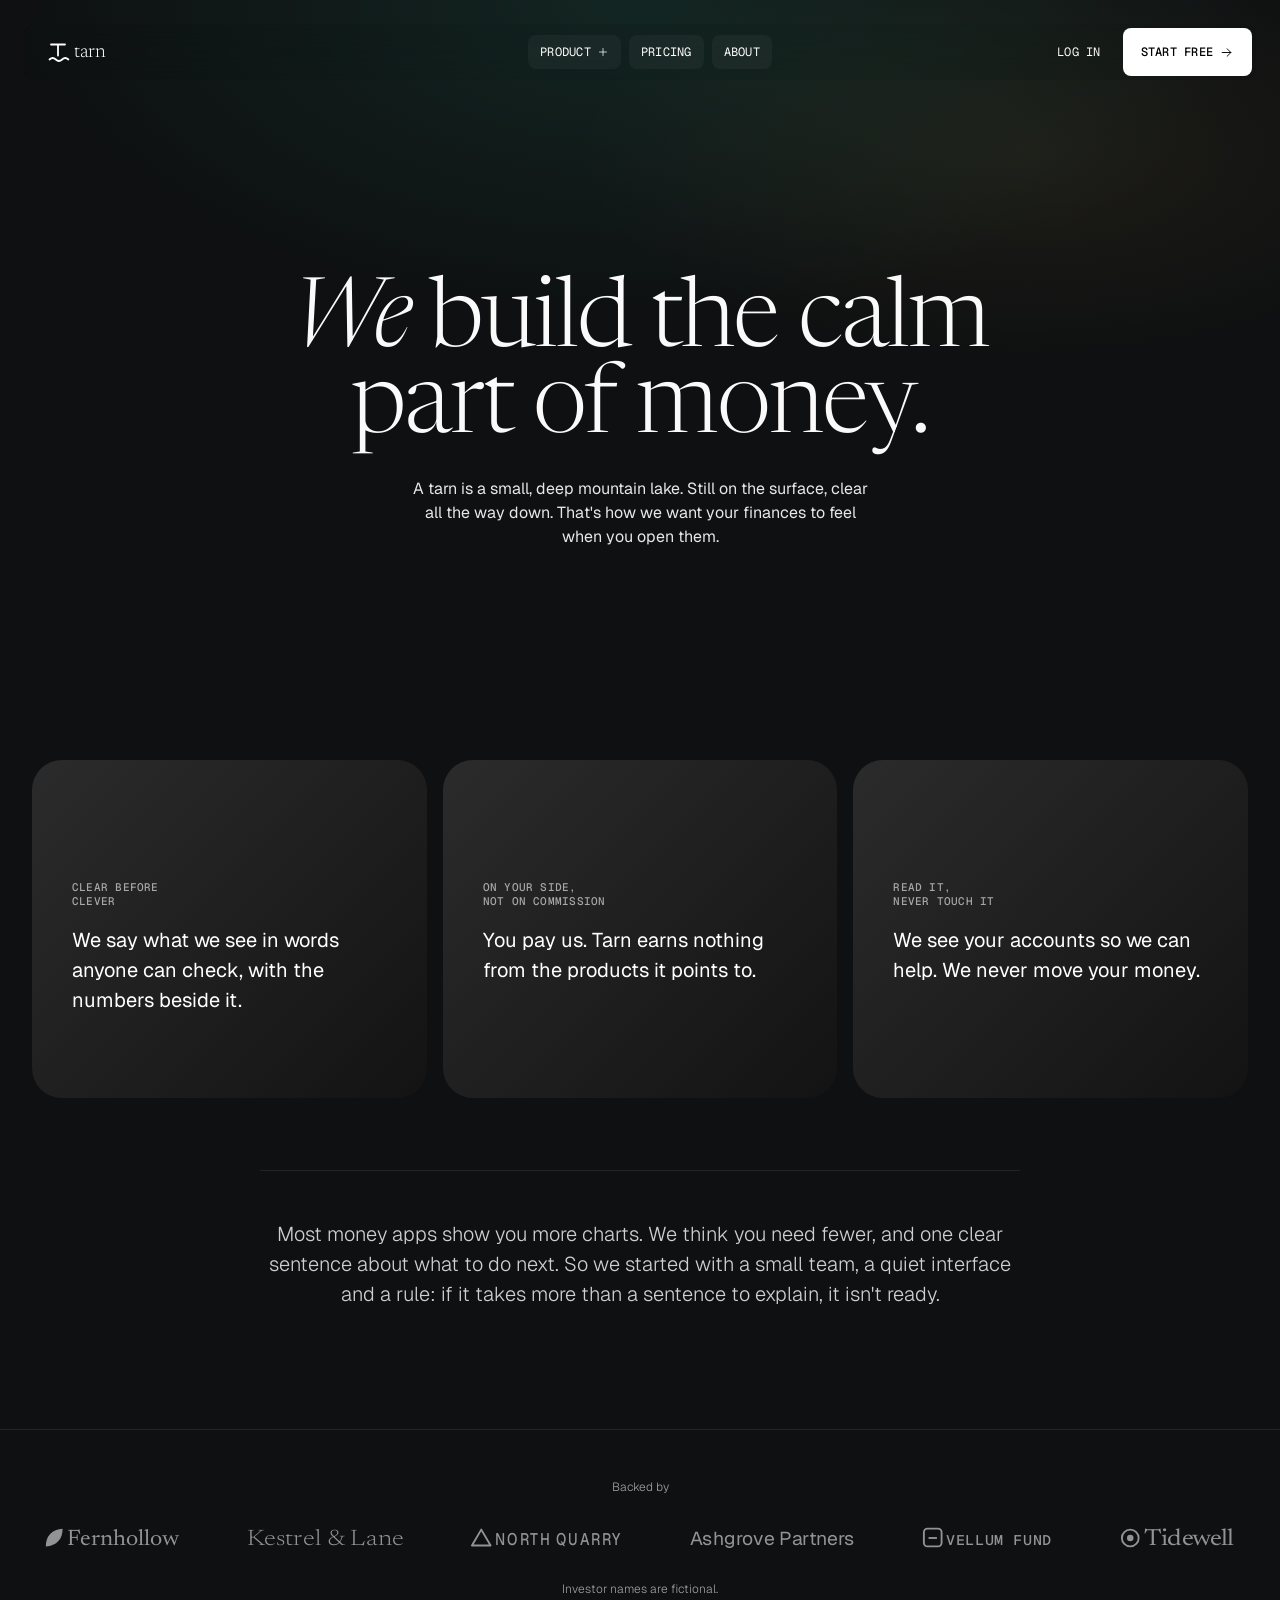
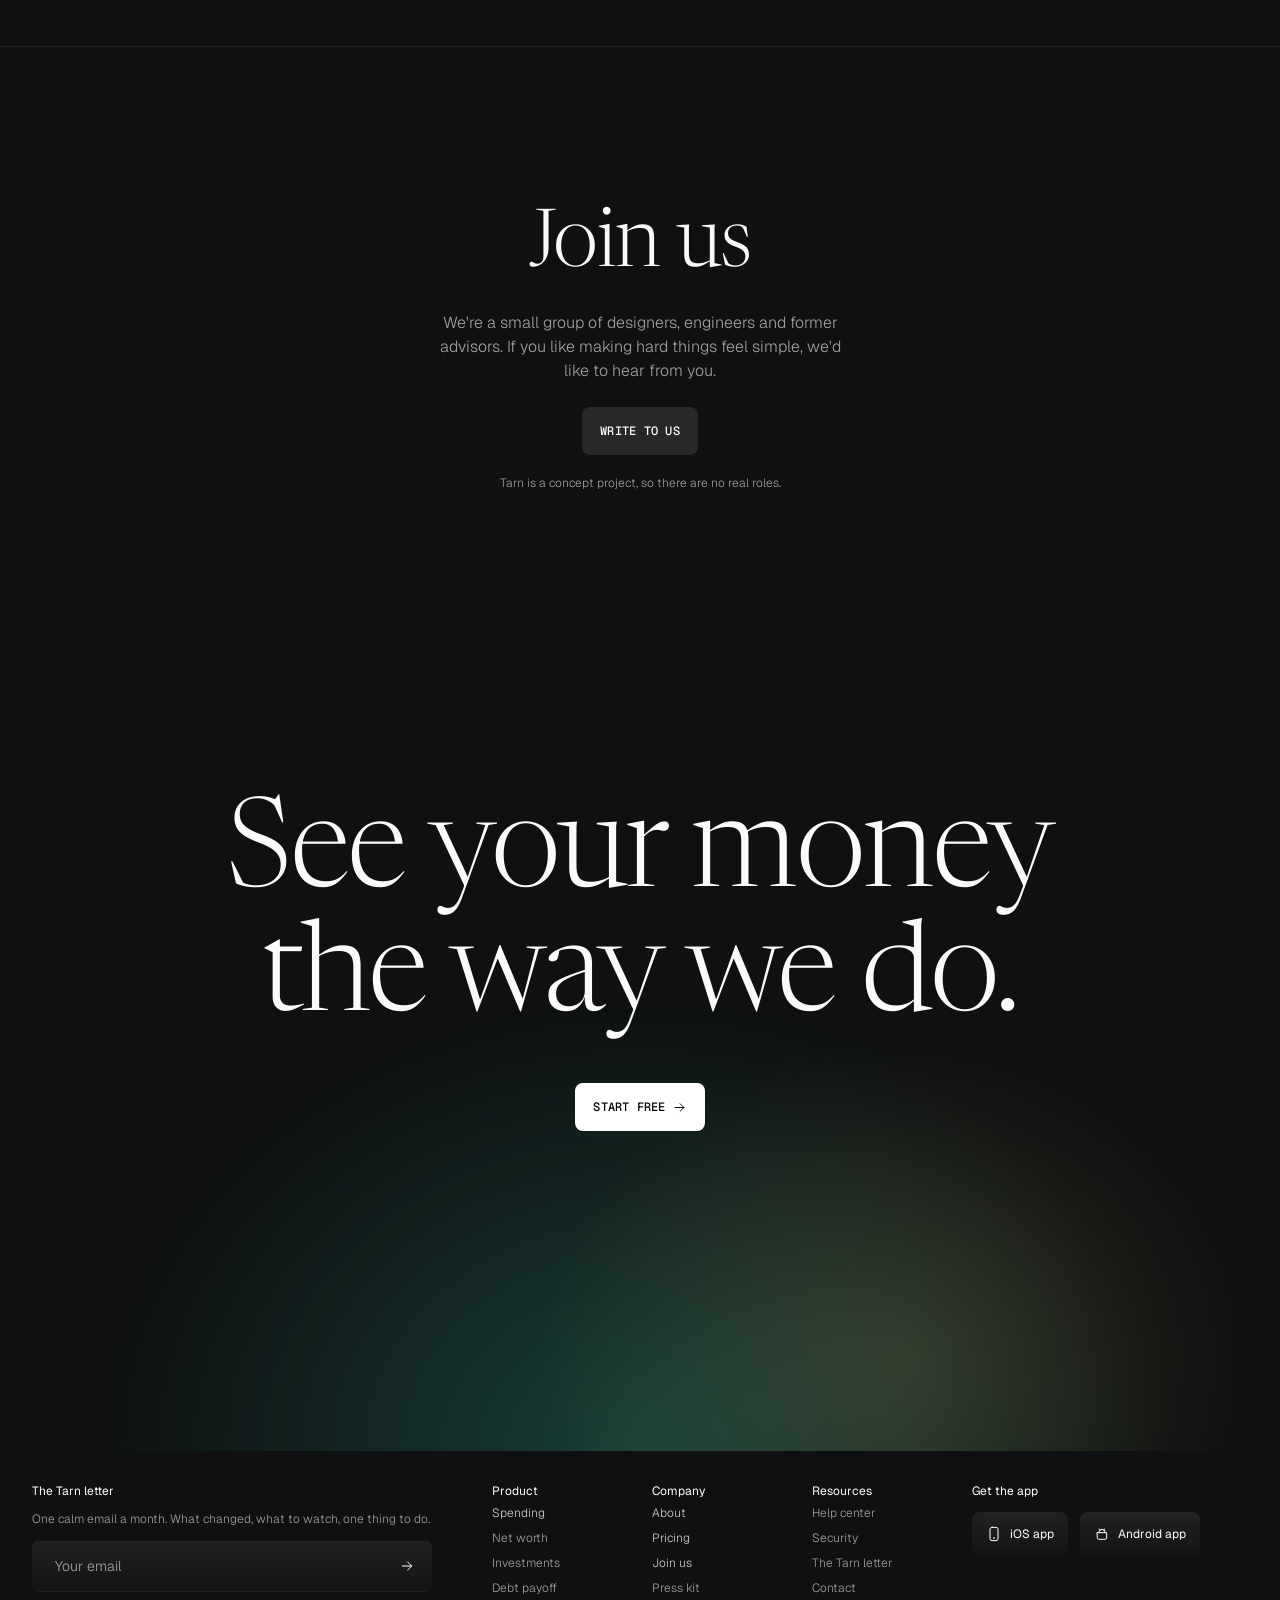
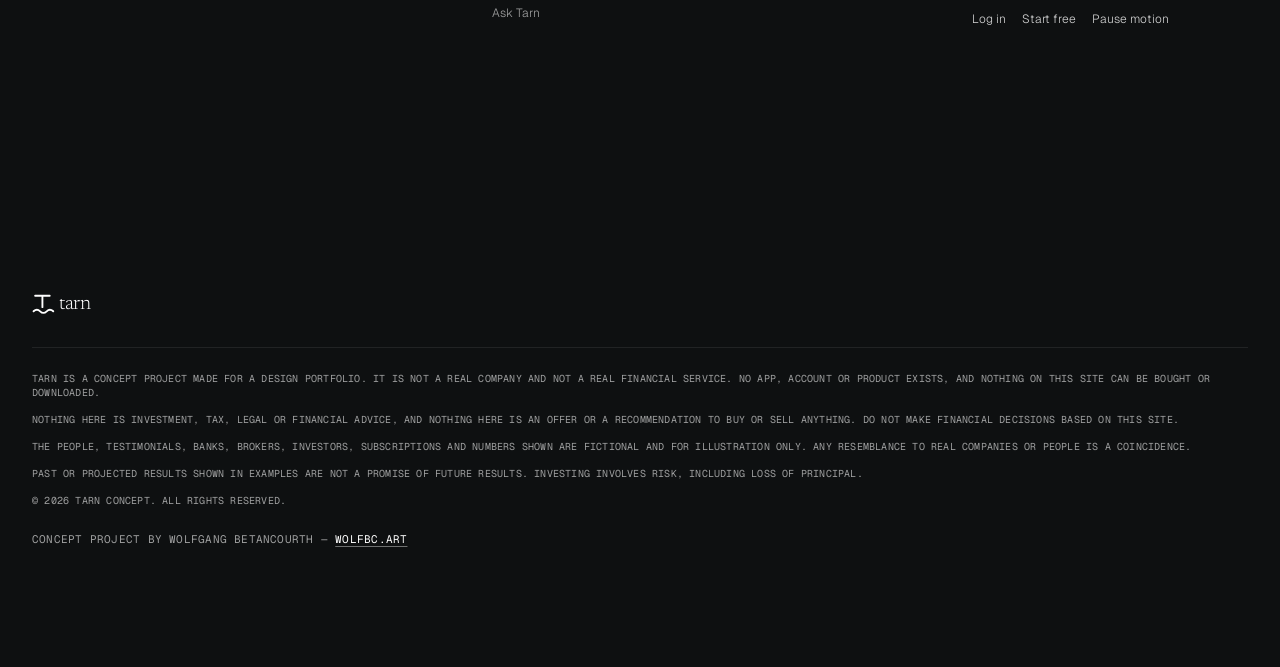
<file: about/index.html>
<!doctype html>
<html lang="en">
<head>
<meta charset="utf-8">
<meta name="viewport" content="width=device-width, initial-scale=1">
<title>About — Tarn</title>
<meta name="description" content="Tarn is a small team building the calm part of personal finance: clear answers, read-only access, advice that works for you.">
<meta name="theme-color" content="#0e1011">
<meta property="og:type" content="website">
<meta property="og:title" content="About — Tarn">
<meta property="og:description" content="Tarn is a small team building the calm part of personal finance: clear answers, read-only access, advice that works for you.">
<meta property="og:image" content="https://tarn.wolfbc.art/assets/og.jpg">
<meta property="og:url" content="https://tarn.wolfbc.art/about/">
<meta name="twitter:card" content="summary_large_image">
<link rel="icon" href="../favicon.svg" type="image/svg+xml">
<link rel="preconnect" href="https://fonts.googleapis.com">
<link rel="preconnect" href="https://fonts.gstatic.com" crossorigin>
<link rel="stylesheet" href="https://fonts.googleapis.com/css2?family=Newsreader:ital,opsz,wght@0,6..72,300;0,6..72,400;1,6..72,300&family=Geist:wght@300;400;500&family=Geist+Mono:wght@400;500&display=swap">
<link rel="stylesheet" href="../css/site.css">
<script>document.documentElement.classList.add("js");try{if(localStorage.getItem("tarn-still")==="1")document.documentElement.classList.add("is-still")}catch(e){}</script>
</head>
<body class="inner">
<a class="skip" href="#main">Skip to content</a>
<button class="skip skip--motion motion-toggle" type="button" aria-pressed="false">Pause motion</button>
<header class="nav">
  <a class="nav__logo" href="../" aria-label="Tarn, home"><svg class="logo-mark" viewBox="0 0 74 24" height="24" aria-hidden="true" focusable="false"><g fill="none" stroke="currentColor" stroke-width="1.8" stroke-linecap="round"><path d="M3 4.5h14M10 4.5v11"/><path d="M1.5 19.5c2.2-2 4.2-2 6.3 0s4.2 2 6.3 0 4.1-2 6.3 0"/></g><text x="26" y="17" fill="currentColor" font-family="Newsreader, Georgia, serif" font-size="20" font-weight="300" letter-spacing="-0.3">tarn</text></svg></a>
  <nav class="nav__links" aria-label="Main">
    <div class="dd">
      <button class="pill" type="button" aria-expanded="false" aria-controls="dd-product">Product <svg viewBox="0 0 24 24" fill="none" stroke="currentColor" stroke-width="1.5" stroke-linecap="round" stroke-linejoin="round" aria-hidden="true" focusable="false"><path d="M12 5v14M5 12h14"/></svg></button>
      <div class="dd__panel" id="dd-product"><a href="../spending/">Spending</a><a href="../#features">Net worth</a><a href="../#features">Investments</a><a href="../#features">Debt payoff</a><a href="../#together">Together</a></div>
    </div>
    <a class="pill" href="../pricing/">Pricing</a>
    <a class="pill" href="../about/">About</a>
  </nav>
  <div class="nav__right">
    <button class="nav__login" type="button" data-notice="Tarn is a concept, so there are no accounts to log in to.">Log in</button>
    <a class="btn btn--white" href="../pricing/">Start free <svg viewBox="0 0 24 24" fill="none" stroke="currentColor" stroke-width="1.5" stroke-linecap="round" stroke-linejoin="round" aria-hidden="true" focusable="false"><path d="M5 12h14M13 6l6 6-6 6"/></svg></a>
    <button class="burger" type="button" aria-expanded="false" aria-controls="mnav" aria-label="Open menu"><span></span><span></span><span></span></button>
  </div>
  <div class="mnav" id="mnav">
    <button type="button" aria-expanded="false" aria-controls="mnav-sub">Product <svg viewBox="0 0 24 24" fill="none" stroke="currentColor" stroke-width="1.5" stroke-linecap="round" stroke-linejoin="round" aria-hidden="true" focusable="false"><path d="M12 5v14M5 12h14"/></svg></button>
    <div class="mnav__sub" id="mnav-sub"><a href="../spending/">Spending</a><a href="../#features">Net worth</a><a href="../#features">Investments</a><a href="../#features">Debt payoff</a><a href="../#together">Together</a></div>
    <a href="../pricing/">Pricing</a>
    <a href="../about/">About</a>
    <button type="button" data-notice="Tarn is a concept, so there are no accounts to log in to.">Log in</button>
  </div>
</header>
<main id="main">
<section class="ihero ihero--type" aria-labelledby="ab-h1">
  <h1 class="display" id="ab-h1"><em>We</em> build the calm<br>part of money.</h1>
  <p class="lead">A tarn is a small, deep mountain lake. Still on the surface, clear all the way down. That's how we want your finances to feel when you open them.</p>
</section>
<section class="sec" aria-label="How we work">
  <div class="info3"><article class="icard icard--20"><p class="mono">Clear before<br>clever</p><p>We say what we see in words anyone can check, with the numbers beside it.</p></article><article class="icard icard--20"><p class="mono">On your side,<br>not on commission</p><p>You pay us. Tarn earns nothing from the products it points to.</p></article><article class="icard icard--20"><p class="mono">Read it,<br>never touch it</p><p>We see your accounts so we can help. We never move your money.</p></article></div>
  <p class="focus__para">Most money apps show you more charts. We think you need fewer, and one clear sentence about what to do next. So we started with a small team, a quiet interface and a rule: if it takes more than a sentence to explain, it isn't ready.</p>
</section>
<section class="backers" aria-labelledby="bk-h">
  <h2 class="logos__cap" id="bk-h" style="font-weight:300">Backed by</h2>
  <ul class="backers__row"><li><svg class="wm" viewBox="0 0 150 30" height="28" role="img" aria-label="Fernhollow"><g fill="currentColor"><path d="M3 24C3 12 10 6 21 5c0 11-6 18-18 19z" fill="currentColor"/><text x="26" y="22" font-family="Newsreader, Georgia, serif" font-weight="400" font-size="24" letter-spacing="0" textLength="120" lengthAdjust="spacingAndGlyphs">Fernhollow</text></g></svg></li><li><svg class="wm" viewBox="0 0 172 30" height="28" role="img" aria-label="Kestrel & Lane"><g fill="currentColor"><text x="0" y="22" font-family="Newsreader, Georgia, serif" font-weight="300" font-size="24" letter-spacing="0" textLength="168" lengthAdjust="spacingAndGlyphs">Kestrel & Lane</text></g></svg></li><li><svg class="wm" viewBox="0 0 166 30" height="28" role="img" aria-label="North Quarry"><g fill="currentColor"><path d="M1 23L11 6l10 17z" fill="none" stroke="currentColor" stroke-width="2" stroke-linejoin="round"/><text x="26" y="22" font-family="Geist, sans-serif" font-weight="500" font-size="18" letter-spacing="2" textLength="136" lengthAdjust="spacingAndGlyphs">NORTH QUARRY</text></g></svg></li><li><svg class="wm" viewBox="0 0 180 30" height="28" role="img" aria-label="Ashgrove Partners"><g fill="currentColor"><text x="0" y="22" font-family="Geist, sans-serif" font-weight="400" font-size="20" letter-spacing="0" textLength="176" lengthAdjust="spacingAndGlyphs">Ashgrove Partners</text></g></svg></li><li><svg class="wm" viewBox="0 0 143 30" height="28" role="img" aria-label="Vellum Fund"><g fill="currentColor"><rect x="2" y="5" width="19" height="19" rx="4" fill="none" stroke="currentColor" stroke-width="2"/><path d="M7 15h9" stroke="currentColor" stroke-width="2"/><text x="26" y="22" font-family="Geist Mono, monospace" font-weight="500" font-size="15" letter-spacing="1" textLength="113" lengthAdjust="spacingAndGlyphs">VELLUM FUND</text></g></svg></li><li><svg class="wm" viewBox="0 0 126 30" height="28" role="img" aria-label="Tidewell"><g fill="currentColor"><circle cx="11" cy="15" r="9" fill="none" stroke="currentColor" stroke-width="2"/><circle cx="11" cy="15" r="3.5" fill="currentColor"/><text x="26" y="22" font-family="Newsreader, Georgia, serif" font-weight="400" font-size="25" letter-spacing="-0.5" textLength="96" lengthAdjust="spacingAndGlyphs">Tidewell</text></g></svg></li></ul>
  <p class="fict fict--c">Investor names are fictional.</p>
</section>
<section class="join" id="join" aria-labelledby="join-h">
  <h2 class="display h-sec" id="join-h">Join us</h2>
  <p class="lead">We're a small group of designers, engineers and former advisors. If you like making hard things feel simple, we'd like to hear from you.</p>
  <a class="btn btn--dark" href="mailto:join@tarn.example">Write to us</a>
  <small id="join-note">Tarn is a concept project, so there are no real roles.</small>
</section>
<section class="inner-cta" aria-labelledby="abc-h">
  <h2 class="display" id="abc-h">See your money<br>the way we do.</h2>
  <a class="btn btn--white" href="../pricing/">Start free <svg viewBox="0 0 24 24" fill="none" stroke="currentColor" stroke-width="1.5" stroke-linecap="round" stroke-linejoin="round" aria-hidden="true" focusable="false"><path d="M5 12h14M13 6l6 6-6 6"/></svg></a>
</section>
</main>
<footer class="footer">
  <div class="footer__in">
    <div class="footer__top">
      <div class="footer__news" id="letter">
        <h2 class="footer__title">The Tarn letter</h2>
        <p>One calm email a month. What changed, what to watch, one thing to do.</p>
        <form class="news" aria-label="The Tarn letter" novalidate data-ok="Thanks. Your first letter arrives next month." data-err="Enter a valid email, like name@example.com.">
          <label class="sr-only" for="news-email">Your email</label>
          <input id="news-email" type="email" name="email" placeholder="Your email" autocomplete="email" aria-describedby="news-msg">
          <button type="submit" aria-label="Subscribe"><svg viewBox="0 0 24 24" fill="none" stroke="currentColor" stroke-width="1.5" stroke-linecap="round" stroke-linejoin="round" aria-hidden="true" focusable="false"><path d="M5 12h14M13 6l6 6-6 6"/></svg></button>
        </form>
        <p class="news__msg" id="news-msg" role="status" aria-live="polite"></p>
      </div>
      <div class="fcol"><h2 class="footer__title">Product</h2><ul><li><a href="../spending/">Spending</a></li><li><span class="fcol__off">Net worth</span></li><li><span class="fcol__off">Investments</span></li><li><span class="fcol__off">Debt payoff</span></li><li><span class="fcol__off">Ask Tarn</span></li></ul></div><div class="fcol"><h2 class="footer__title">Company</h2><ul><li><a href="../about/">About</a></li><li><a href="../pricing/">Pricing</a></li><li><a href="../about/#join">Join us</a></li><li><span class="fcol__off">Press kit</span></li></ul></div><div class="fcol"><h2 class="footer__title">Resources</h2><ul><li><span class="fcol__off">Help center</span></li><li><span class="fcol__off">Security</span></li><li><span class="fcol__off">The Tarn letter</span></li><li><span class="fcol__off">Contact</span></li></ul></div>
      <div class="fapp" data-notice-scope>
        <h2 class="footer__title">Get the app</h2>
        <div class="fapp__row">
          <button class="fbtn" type="button" data-notice="Tarn is a concept, so there is no app to download yet."><svg viewBox="0 0 24 24" fill="none" stroke="currentColor" stroke-width="1.5" stroke-linecap="round" stroke-linejoin="round" aria-hidden="true" focusable="false"><rect x="6" y="2" width="12" height="20" rx="3"/><path d="M11 18h2"/></svg> iOS app</button>
          <button class="fbtn" type="button" data-notice="Tarn is a concept, so there is no app to download yet."><svg viewBox="0 0 24 24" fill="none" stroke="currentColor" stroke-width="1.5" stroke-linecap="round" stroke-linejoin="round" aria-hidden="true" focusable="false"><path d="M5 10h14v8a2 2 0 0 1-2 2H7a2 2 0 0 1-2-2z"/><path d="M7 10a5 5 0 0 1 10 0"/><path d="M9.5 6.5L8 4.5M14.5 6.5L16 4.5"/></svg> Android app</button>
        </div>
        <p class="fapp__notice notice-msg" role="status"></p>
        <div class="flinks"><button type="button" data-notice="Tarn is a concept, so there are no accounts to log in to.">Log in</button><a href="../pricing/">Start free</a><button class="motion-toggle" type="button" aria-pressed="false">Pause motion</button></div>
      </div>
    </div>
    <a class="footer__brand" href="../" aria-label="Tarn, home"><svg class="logo-mark" viewBox="0 0 74 24" height="25" aria-hidden="true" focusable="false"><g fill="none" stroke="currentColor" stroke-width="1.8" stroke-linecap="round"><path d="M3 4.5h14M10 4.5v11"/><path d="M1.5 19.5c2.2-2 4.2-2 6.3 0s4.2 2 6.3 0 4.1-2 6.3 0"/></g><text x="26" y="17" fill="currentColor" font-family="Newsreader, Georgia, serif" font-size="20" font-weight="300" letter-spacing="-0.3">tarn</text></svg></a>
    <div class="legal">
      <p>Tarn is a concept project made for a design portfolio. It is not a real company and not a real financial service. No app, account or product exists, and nothing on this site can be bought or downloaded.</p><p>Nothing here is investment, tax, legal or financial advice, and nothing here is an offer or a recommendation to buy or sell anything. Do not make financial decisions based on this site.</p><p>The people, testimonials, banks, brokers, investors, subscriptions and numbers shown are fictional and for illustration only. Any resemblance to real companies or people is a coincidence.</p><p>Past or projected results shown in examples are not a promise of future results. Investing involves risk, including loss of principal.</p><p>© 2026 Tarn concept. All rights reserved.</p>
      <p class="credit">Concept project by Wolfgang Betancourth — <a href="https://wolfbc.art">wolfbc.art</a></p>
    </div>
  </div>
</footer>
<p class="notice notice-msg" id="notice" role="status"></p>
<script src="../js/site.js" defer></script>
</body>
</html>
</file>
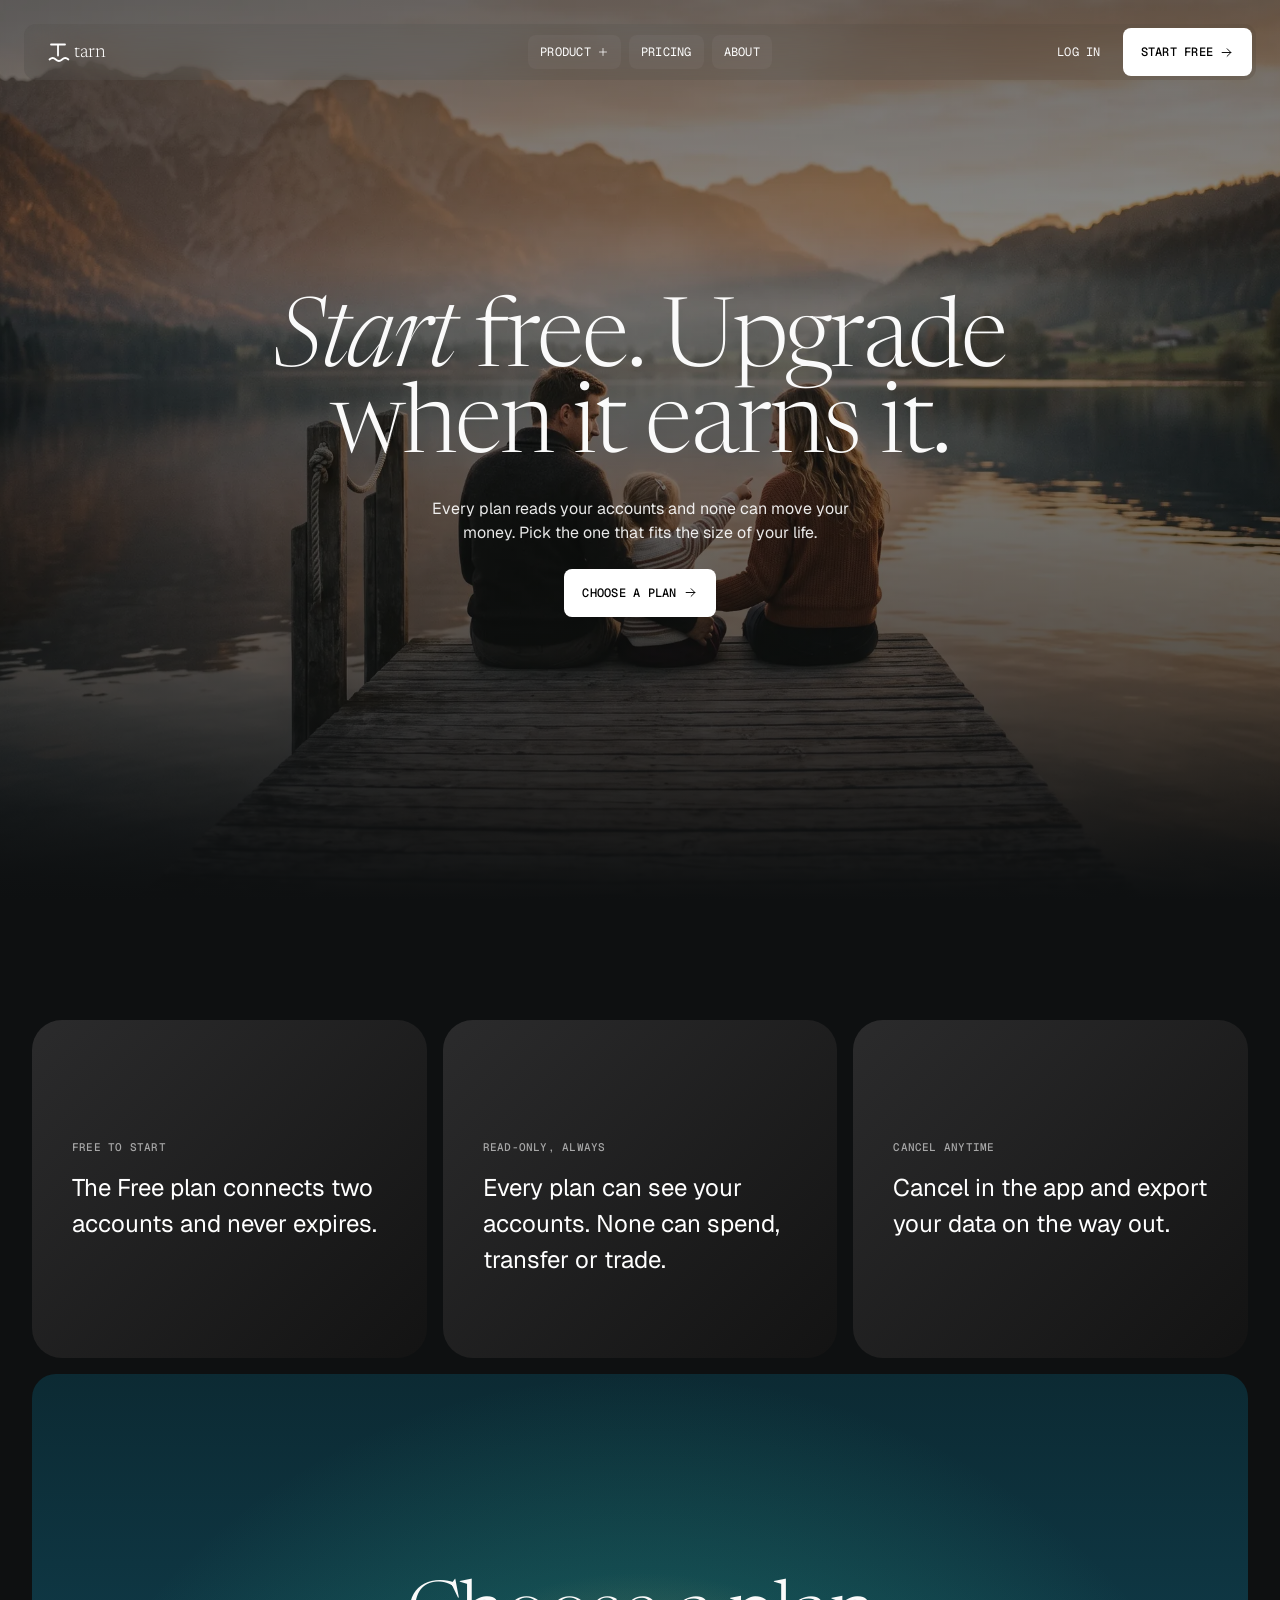
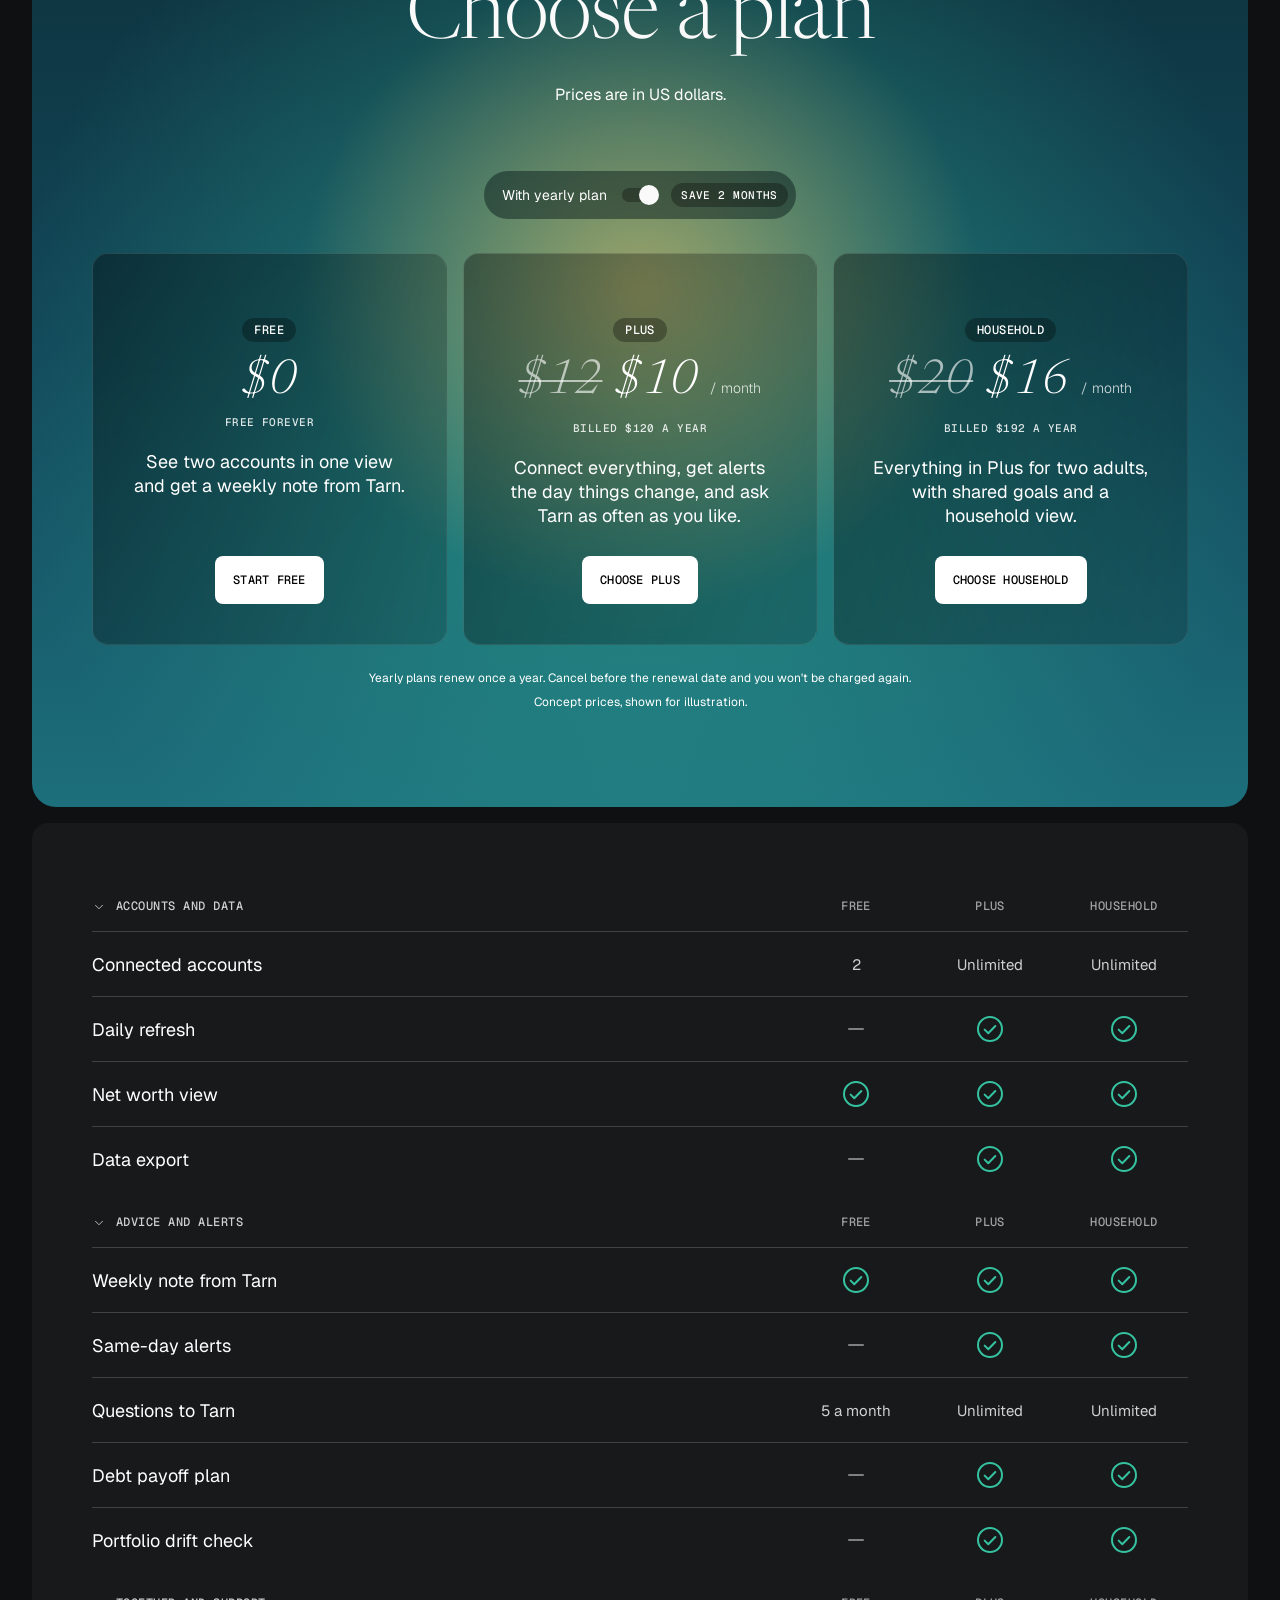
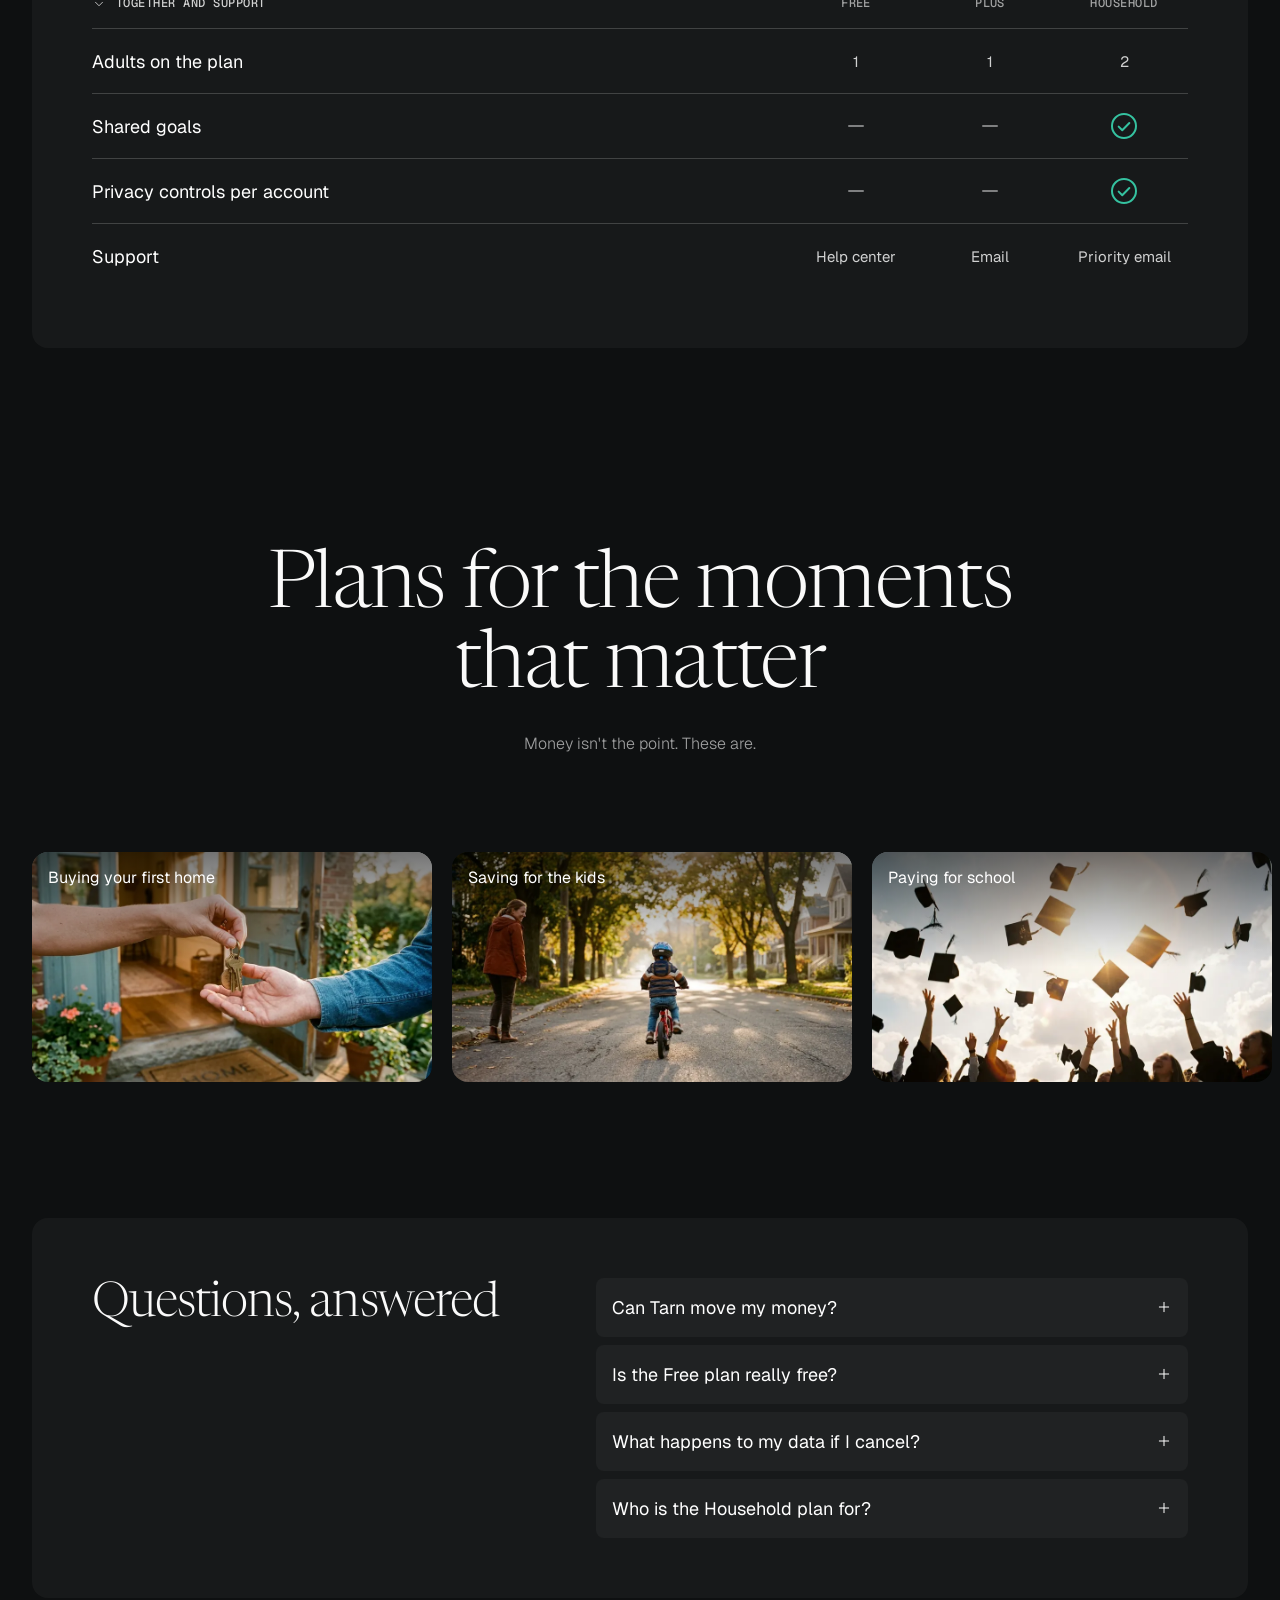
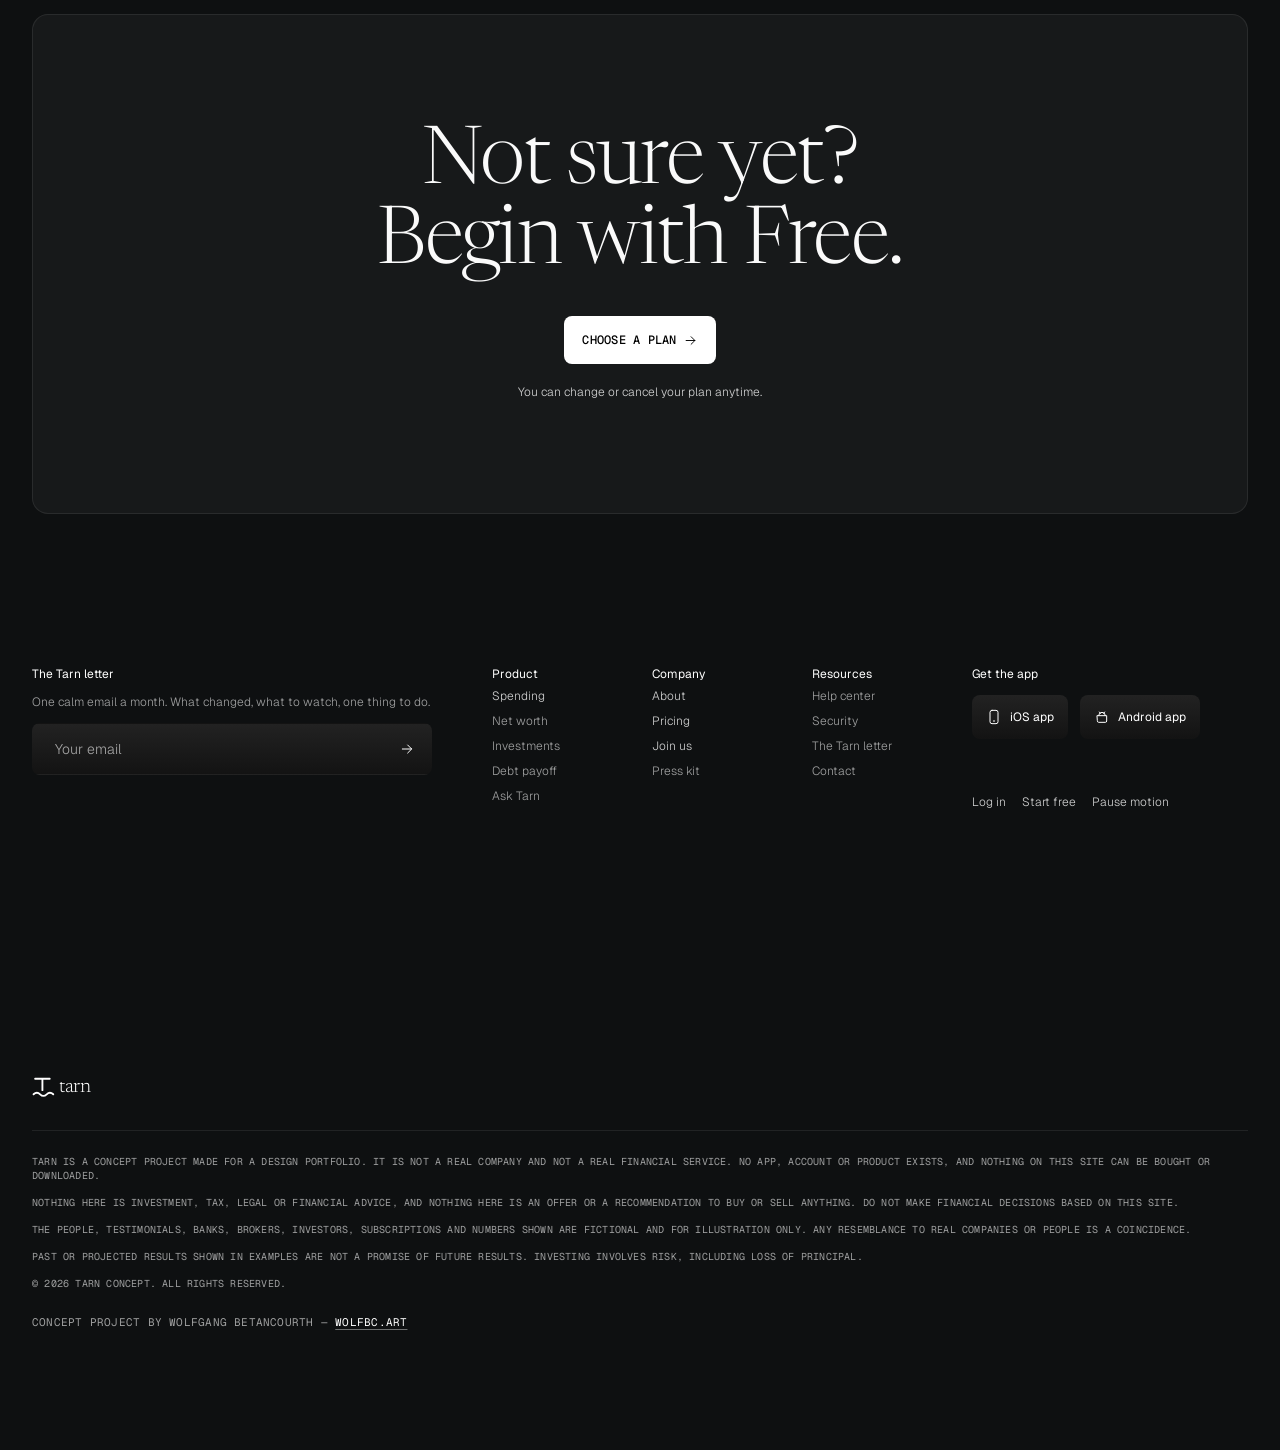
<file: pricing/index.html>
<!doctype html>
<html lang="en">
<head>
<meta charset="utf-8">
<meta name="viewport" content="width=device-width, initial-scale=1">
<title>Pricing — Tarn</title>
<meta name="description" content="Start free and upgrade when Tarn earns it. Three plans: Free, Plus and Household. Cancel anytime.">
<meta name="theme-color" content="#0e1011">
<meta property="og:type" content="website">
<meta property="og:title" content="Pricing — Tarn">
<meta property="og:description" content="Start free and upgrade when Tarn earns it. Three plans: Free, Plus and Household. Cancel anytime.">
<meta property="og:image" content="https://tarn.wolfbc.art/assets/og.jpg">
<meta property="og:url" content="https://tarn.wolfbc.art/pricing/">
<meta name="twitter:card" content="summary_large_image">
<link rel="icon" href="../favicon.svg" type="image/svg+xml">
<link rel="preconnect" href="https://fonts.googleapis.com">
<link rel="preconnect" href="https://fonts.gstatic.com" crossorigin>
<link rel="stylesheet" href="https://fonts.googleapis.com/css2?family=Newsreader:ital,opsz,wght@0,6..72,300;0,6..72,400;1,6..72,300&family=Geist:wght@300;400;500&family=Geist+Mono:wght@400;500&display=swap">
<link rel="stylesheet" href="../css/site.css">
<script>document.documentElement.classList.add("js");try{if(localStorage.getItem("tarn-still")==="1")document.documentElement.classList.add("is-still")}catch(e){}</script>
</head>
<body class="inner">
<a class="skip" href="#main">Skip to content</a>
<button class="skip skip--motion motion-toggle" type="button" aria-pressed="false">Pause motion</button>
<header class="nav">
  <a class="nav__logo" href="../" aria-label="Tarn, home"><svg class="logo-mark" viewBox="0 0 74 24" height="24" aria-hidden="true" focusable="false"><g fill="none" stroke="currentColor" stroke-width="1.8" stroke-linecap="round"><path d="M3 4.5h14M10 4.5v11"/><path d="M1.5 19.5c2.2-2 4.2-2 6.3 0s4.2 2 6.3 0 4.1-2 6.3 0"/></g><text x="26" y="17" fill="currentColor" font-family="Newsreader, Georgia, serif" font-size="20" font-weight="300" letter-spacing="-0.3">tarn</text></svg></a>
  <nav class="nav__links" aria-label="Main">
    <div class="dd">
      <button class="pill" type="button" aria-expanded="false" aria-controls="dd-product">Product <svg viewBox="0 0 24 24" fill="none" stroke="currentColor" stroke-width="1.5" stroke-linecap="round" stroke-linejoin="round" aria-hidden="true" focusable="false"><path d="M12 5v14M5 12h14"/></svg></button>
      <div class="dd__panel" id="dd-product"><a href="../spending/">Spending</a><a href="../#features">Net worth</a><a href="../#features">Investments</a><a href="../#features">Debt payoff</a><a href="../#together">Together</a></div>
    </div>
    <a class="pill" href="../pricing/">Pricing</a>
    <a class="pill" href="../about/">About</a>
  </nav>
  <div class="nav__right">
    <button class="nav__login" type="button" data-notice="Tarn is a concept, so there are no accounts to log in to.">Log in</button>
    <a class="btn btn--white" href="../pricing/">Start free <svg viewBox="0 0 24 24" fill="none" stroke="currentColor" stroke-width="1.5" stroke-linecap="round" stroke-linejoin="round" aria-hidden="true" focusable="false"><path d="M5 12h14M13 6l6 6-6 6"/></svg></a>
    <button class="burger" type="button" aria-expanded="false" aria-controls="mnav" aria-label="Open menu"><span></span><span></span><span></span></button>
  </div>
  <div class="mnav" id="mnav">
    <button type="button" aria-expanded="false" aria-controls="mnav-sub">Product <svg viewBox="0 0 24 24" fill="none" stroke="currentColor" stroke-width="1.5" stroke-linecap="round" stroke-linejoin="round" aria-hidden="true" focusable="false"><path d="M12 5v14M5 12h14"/></svg></button>
    <div class="mnav__sub" id="mnav-sub"><a href="../spending/">Spending</a><a href="../#features">Net worth</a><a href="../#features">Investments</a><a href="../#features">Debt payoff</a><a href="../#together">Together</a></div>
    <a href="../pricing/">Pricing</a>
    <a href="../about/">About</a>
    <button type="button" data-notice="Tarn is a concept, so there are no accounts to log in to.">Log in</button>
  </div>
</header>
<main id="main">
<section class="ihero" aria-labelledby="pr-h1">
  <img src="../assets/pricing-dock.webp" width="2400" height="1340" fetchpriority="high" alt="A family sitting at the end of a wooden dock, looking out over a mountain lake in warm evening light.">
  <h1 class="display" id="pr-h1"><em>Start</em> free. Upgrade<br>when it earns it.</h1>
  <p class="lead">Every plan reads your accounts and none can move your money. Pick the one that fits the size of your life.</p>
  <a class="btn btn--white" href="#plans">Choose a plan <svg viewBox="0 0 24 24" fill="none" stroke="currentColor" stroke-width="1.5" stroke-linecap="round" stroke-linejoin="round" aria-hidden="true" focusable="false"><path d="M5 12h14M13 6l6 6-6 6"/></svg></a>
</section>
<section class="sec" aria-label="What every plan shares" style="padding-top:120px">
  <div class="info3"><article class="icard"><p class="mono">Free to start</p><p>The Free plan connects two accounts and never expires.</p></article><article class="icard"><p class="mono">Read-only, always</p><p>Every plan can see your accounts. None can spend, transfer or trade.</p></article><article class="icard"><p class="mono">Cancel anytime</p><p>Cancel in the app and export your data on the way out.</p></article></div>
</section>
<section class="sec" id="plans" aria-labelledby="plans-h">
  <div class="plans yearly" data-notice-scope>
    <h2 class="display" id="plans-h">Choose a plan</h2>
    <p class="lead">Prices are in US dollars.</p>
    <div class="switch-row">
      <span id="sw-l">With yearly plan</span>
      <button class="switch" type="button" role="switch" aria-checked="true" aria-labelledby="sw-l"><span class="switch__track"><span class="switch__knob"></span></span></button>
      <span class="badge">Save 2 months</span>
    </div>
    <div class="plan-grid"><article class="plan"><span class="chipm">Free</span><p class="price"><span>$0</span></p><p class="billing">Free forever</p><p class="desc">See two accounts in one view and get a weekly note from Tarn.</p><button class="btn btn--white" type="button" data-notice="Tarn is a concept, so there is no plan to start or buy yet.">Start free</button></article><article class="plan"><span class="chipm">Plus</span><p class="price"><s class="y-only"><span class="sr-only">was </span>$12</s><span class="m-only">$12</span><span class="y-only">$10</span><small>/ month</small></p><p class="billing"><span class="m-only">Billed monthly</span><span class="y-only">Billed $120 a year</span></p><p class="desc">Connect everything, get alerts the day things change, and ask Tarn as often as you like.</p><button class="btn btn--white" type="button" data-notice="Tarn is a concept, so there is no plan to start or buy yet.">Choose Plus</button></article><article class="plan"><span class="chipm">Household</span><p class="price"><s class="y-only"><span class="sr-only">was </span>$20</s><span class="m-only">$20</span><span class="y-only">$16</span><small>/ month</small></p><p class="billing"><span class="m-only">Billed monthly</span><span class="y-only">Billed $192 a year</span></p><p class="desc">Everything in Plus for two adults, with shared goals and a household view.</p><button class="btn btn--white" type="button" data-notice="Tarn is a concept, so there is no plan to start or buy yet.">Choose Household</button></article></div>
    <p class="plans__note">Yearly plans renew once a year. Cancel before the renewal date and you won't be charged again.</p>
    <p class="fict">Concept prices, shown for illustration.</p>
    <p class="plans__notice notice-msg" role="status"></p>
  </div>
</section>
<section class="sec" id="compare" aria-label="Compare plans">
  <div class="compare"><div class="cmp-group"><button class="cmp-head" type="button" aria-expanded="true" aria-controls="cmp-0"><span><svg viewBox="0 0 24 24" fill="none" stroke="currentColor" stroke-width="1.5" stroke-linecap="round" stroke-linejoin="round" aria-hidden="true" focusable="false"><path d="M6 9l6 6 6-6"/></svg>Accounts and data</span><span aria-hidden="true">Free</span><span aria-hidden="true">Plus</span><span aria-hidden="true">Household</span></button><div class="cmp-body" id="cmp-0" role="table" aria-label="Accounts and data: Free, Plus, Household"><div role="row" class="sr-only"><span role="columnheader">Feature</span><span role="columnheader">Free</span><span role="columnheader">Plus</span><span role="columnheader">Household</span></div><div class="cmp-row" role="row"><span role="rowheader">Connected accounts</span><span role="cell">2</span><span role="cell">Unlimited</span><span role="cell">Unlimited</span></div><div class="cmp-row" role="row"><span role="rowheader">Daily refresh</span><span role="cell"><span class="no" aria-hidden="true"></span><span class="sr-only">Not included</span></span><span role="cell"><svg class="ok" viewBox="0 0 24 24" fill="none" stroke="currentColor" stroke-width="1.5" stroke-linecap="round" stroke-linejoin="round" aria-hidden="true" focusable="false"><circle cx="12" cy="12" r="9"/><path d="M8 12.5l2.7 2.7L16 9.8"/></svg><span class="sr-only">Included</span></span><span role="cell"><svg class="ok" viewBox="0 0 24 24" fill="none" stroke="currentColor" stroke-width="1.5" stroke-linecap="round" stroke-linejoin="round" aria-hidden="true" focusable="false"><circle cx="12" cy="12" r="9"/><path d="M8 12.5l2.7 2.7L16 9.8"/></svg><span class="sr-only">Included</span></span></div><div class="cmp-row" role="row"><span role="rowheader">Net worth view</span><span role="cell"><svg class="ok" viewBox="0 0 24 24" fill="none" stroke="currentColor" stroke-width="1.5" stroke-linecap="round" stroke-linejoin="round" aria-hidden="true" focusable="false"><circle cx="12" cy="12" r="9"/><path d="M8 12.5l2.7 2.7L16 9.8"/></svg><span class="sr-only">Included</span></span><span role="cell"><svg class="ok" viewBox="0 0 24 24" fill="none" stroke="currentColor" stroke-width="1.5" stroke-linecap="round" stroke-linejoin="round" aria-hidden="true" focusable="false"><circle cx="12" cy="12" r="9"/><path d="M8 12.5l2.7 2.7L16 9.8"/></svg><span class="sr-only">Included</span></span><span role="cell"><svg class="ok" viewBox="0 0 24 24" fill="none" stroke="currentColor" stroke-width="1.5" stroke-linecap="round" stroke-linejoin="round" aria-hidden="true" focusable="false"><circle cx="12" cy="12" r="9"/><path d="M8 12.5l2.7 2.7L16 9.8"/></svg><span class="sr-only">Included</span></span></div><div class="cmp-row" role="row"><span role="rowheader">Data export</span><span role="cell"><span class="no" aria-hidden="true"></span><span class="sr-only">Not included</span></span><span role="cell"><svg class="ok" viewBox="0 0 24 24" fill="none" stroke="currentColor" stroke-width="1.5" stroke-linecap="round" stroke-linejoin="round" aria-hidden="true" focusable="false"><circle cx="12" cy="12" r="9"/><path d="M8 12.5l2.7 2.7L16 9.8"/></svg><span class="sr-only">Included</span></span><span role="cell"><svg class="ok" viewBox="0 0 24 24" fill="none" stroke="currentColor" stroke-width="1.5" stroke-linecap="round" stroke-linejoin="round" aria-hidden="true" focusable="false"><circle cx="12" cy="12" r="9"/><path d="M8 12.5l2.7 2.7L16 9.8"/></svg><span class="sr-only">Included</span></span></div></div></div><div class="cmp-group"><button class="cmp-head" type="button" aria-expanded="true" aria-controls="cmp-1"><span><svg viewBox="0 0 24 24" fill="none" stroke="currentColor" stroke-width="1.5" stroke-linecap="round" stroke-linejoin="round" aria-hidden="true" focusable="false"><path d="M6 9l6 6 6-6"/></svg>Advice and alerts</span><span aria-hidden="true">Free</span><span aria-hidden="true">Plus</span><span aria-hidden="true">Household</span></button><div class="cmp-body" id="cmp-1" role="table" aria-label="Advice and alerts: Free, Plus, Household"><div role="row" class="sr-only"><span role="columnheader">Feature</span><span role="columnheader">Free</span><span role="columnheader">Plus</span><span role="columnheader">Household</span></div><div class="cmp-row" role="row"><span role="rowheader">Weekly note from Tarn</span><span role="cell"><svg class="ok" viewBox="0 0 24 24" fill="none" stroke="currentColor" stroke-width="1.5" stroke-linecap="round" stroke-linejoin="round" aria-hidden="true" focusable="false"><circle cx="12" cy="12" r="9"/><path d="M8 12.5l2.7 2.7L16 9.8"/></svg><span class="sr-only">Included</span></span><span role="cell"><svg class="ok" viewBox="0 0 24 24" fill="none" stroke="currentColor" stroke-width="1.5" stroke-linecap="round" stroke-linejoin="round" aria-hidden="true" focusable="false"><circle cx="12" cy="12" r="9"/><path d="M8 12.5l2.7 2.7L16 9.8"/></svg><span class="sr-only">Included</span></span><span role="cell"><svg class="ok" viewBox="0 0 24 24" fill="none" stroke="currentColor" stroke-width="1.5" stroke-linecap="round" stroke-linejoin="round" aria-hidden="true" focusable="false"><circle cx="12" cy="12" r="9"/><path d="M8 12.5l2.7 2.7L16 9.8"/></svg><span class="sr-only">Included</span></span></div><div class="cmp-row" role="row"><span role="rowheader">Same-day alerts</span><span role="cell"><span class="no" aria-hidden="true"></span><span class="sr-only">Not included</span></span><span role="cell"><svg class="ok" viewBox="0 0 24 24" fill="none" stroke="currentColor" stroke-width="1.5" stroke-linecap="round" stroke-linejoin="round" aria-hidden="true" focusable="false"><circle cx="12" cy="12" r="9"/><path d="M8 12.5l2.7 2.7L16 9.8"/></svg><span class="sr-only">Included</span></span><span role="cell"><svg class="ok" viewBox="0 0 24 24" fill="none" stroke="currentColor" stroke-width="1.5" stroke-linecap="round" stroke-linejoin="round" aria-hidden="true" focusable="false"><circle cx="12" cy="12" r="9"/><path d="M8 12.5l2.7 2.7L16 9.8"/></svg><span class="sr-only">Included</span></span></div><div class="cmp-row" role="row"><span role="rowheader">Questions to Tarn</span><span role="cell">5 a month</span><span role="cell">Unlimited</span><span role="cell">Unlimited</span></div><div class="cmp-row" role="row"><span role="rowheader">Debt payoff plan</span><span role="cell"><span class="no" aria-hidden="true"></span><span class="sr-only">Not included</span></span><span role="cell"><svg class="ok" viewBox="0 0 24 24" fill="none" stroke="currentColor" stroke-width="1.5" stroke-linecap="round" stroke-linejoin="round" aria-hidden="true" focusable="false"><circle cx="12" cy="12" r="9"/><path d="M8 12.5l2.7 2.7L16 9.8"/></svg><span class="sr-only">Included</span></span><span role="cell"><svg class="ok" viewBox="0 0 24 24" fill="none" stroke="currentColor" stroke-width="1.5" stroke-linecap="round" stroke-linejoin="round" aria-hidden="true" focusable="false"><circle cx="12" cy="12" r="9"/><path d="M8 12.5l2.7 2.7L16 9.8"/></svg><span class="sr-only">Included</span></span></div><div class="cmp-row" role="row"><span role="rowheader">Portfolio drift check</span><span role="cell"><span class="no" aria-hidden="true"></span><span class="sr-only">Not included</span></span><span role="cell"><svg class="ok" viewBox="0 0 24 24" fill="none" stroke="currentColor" stroke-width="1.5" stroke-linecap="round" stroke-linejoin="round" aria-hidden="true" focusable="false"><circle cx="12" cy="12" r="9"/><path d="M8 12.5l2.7 2.7L16 9.8"/></svg><span class="sr-only">Included</span></span><span role="cell"><svg class="ok" viewBox="0 0 24 24" fill="none" stroke="currentColor" stroke-width="1.5" stroke-linecap="round" stroke-linejoin="round" aria-hidden="true" focusable="false"><circle cx="12" cy="12" r="9"/><path d="M8 12.5l2.7 2.7L16 9.8"/></svg><span class="sr-only">Included</span></span></div></div></div><div class="cmp-group"><button class="cmp-head" type="button" aria-expanded="true" aria-controls="cmp-2"><span><svg viewBox="0 0 24 24" fill="none" stroke="currentColor" stroke-width="1.5" stroke-linecap="round" stroke-linejoin="round" aria-hidden="true" focusable="false"><path d="M6 9l6 6 6-6"/></svg>Together and support</span><span aria-hidden="true">Free</span><span aria-hidden="true">Plus</span><span aria-hidden="true">Household</span></button><div class="cmp-body" id="cmp-2" role="table" aria-label="Together and support: Free, Plus, Household"><div role="row" class="sr-only"><span role="columnheader">Feature</span><span role="columnheader">Free</span><span role="columnheader">Plus</span><span role="columnheader">Household</span></div><div class="cmp-row" role="row"><span role="rowheader">Adults on the plan</span><span role="cell">1</span><span role="cell">1</span><span role="cell">2</span></div><div class="cmp-row" role="row"><span role="rowheader">Shared goals</span><span role="cell"><span class="no" aria-hidden="true"></span><span class="sr-only">Not included</span></span><span role="cell"><span class="no" aria-hidden="true"></span><span class="sr-only">Not included</span></span><span role="cell"><svg class="ok" viewBox="0 0 24 24" fill="none" stroke="currentColor" stroke-width="1.5" stroke-linecap="round" stroke-linejoin="round" aria-hidden="true" focusable="false"><circle cx="12" cy="12" r="9"/><path d="M8 12.5l2.7 2.7L16 9.8"/></svg><span class="sr-only">Included</span></span></div><div class="cmp-row" role="row"><span role="rowheader">Privacy controls per account</span><span role="cell"><span class="no" aria-hidden="true"></span><span class="sr-only">Not included</span></span><span role="cell"><span class="no" aria-hidden="true"></span><span class="sr-only">Not included</span></span><span role="cell"><svg class="ok" viewBox="0 0 24 24" fill="none" stroke="currentColor" stroke-width="1.5" stroke-linecap="round" stroke-linejoin="round" aria-hidden="true" focusable="false"><circle cx="12" cy="12" r="9"/><path d="M8 12.5l2.7 2.7L16 9.8"/></svg><span class="sr-only">Included</span></span></div><div class="cmp-row" role="row"><span role="rowheader">Support</span><span role="cell">Help center</span><span role="cell">Email</span><span role="cell">Priority email</span></div></div></div></div>
</section>
<section class="intro" aria-labelledby="mo-h">
  <h2 class="display h-sec" id="mo-h">Plans for the moments<br>that matter</h2>
  <p class="lead">Money isn't the point. These are.</p>
</section>
<div class="strip"><div class="strip__track"><figure class="moment"><img src="../assets/moments/mo-01.webp" width="900" height="518" loading="lazy" alt="One hand passing a set of house keys to another at an open front door."><figcaption>Buying your first home</figcaption></figure><figure class="moment"><img src="../assets/moments/mo-02.webp" width="900" height="518" loading="lazy" alt="A child riding a bike down a tree-lined street while a parent watches from behind."><figcaption>Saving for the kids</figcaption></figure><figure class="moment"><img src="../assets/moments/mo-03.webp" width="900" height="518" loading="lazy" alt="Graduates throwing their caps into a bright sky."><figcaption>Paying for school</figcaption></figure><figure class="moment"><img src="../assets/moments/mo-04.webp" width="900" height="518" loading="lazy" alt="A baker hanging a hand-drawn sign on the door of her small bakery, shelves of bread behind her."><figcaption>Starting something of your own</figcaption></figure><figure class="moment"><img src="../assets/moments/mo-05.webp" width="900" height="518" loading="lazy" alt="A retired couple walking a mountain trail together in warm light."><figcaption>Retiring on your own terms</figcaption></figure></div></div>
<div style="height:120px"></div>
<section class="sec" id="faq" aria-labelledby="faq-h">
  <div class="faq">
    <h2 class="display" id="faq-h">Questions, answered</h2>
    <div class="faq__list"><details><summary>Can Tarn move my money? <svg viewBox="0 0 24 24" fill="none" stroke="currentColor" stroke-width="1.5" stroke-linecap="round" stroke-linejoin="round" aria-hidden="true" focusable="false"><path d="M12 5v14M5 12h14"/></svg></summary><p>No. Tarn connects in read-only mode, so it can see balances and transactions but can't spend, transfer or trade. Any action is yours to take.</p></details><details><summary>Is the Free plan really free? <svg viewBox="0 0 24 24" fill="none" stroke="currentColor" stroke-width="1.5" stroke-linecap="round" stroke-linejoin="round" aria-hidden="true" focusable="false"><path d="M12 5v14M5 12h14"/></svg></summary><p>Yes. It has no card requirement and no end date. It connects two accounts and sends a weekly note, and you can upgrade whenever you want more.</p></details><details><summary>What happens to my data if I cancel? <svg viewBox="0 0 24 24" fill="none" stroke="currentColor" stroke-width="1.5" stroke-linecap="round" stroke-linejoin="round" aria-hidden="true" focusable="false"><path d="M12 5v14M5 12h14"/></svg></summary><p>You can export it before you go. After cancellation Tarn disconnects your accounts and deletes your data within 30 days.</p></details><details><summary>Who is the Household plan for? <svg viewBox="0 0 24 24" fill="none" stroke="currentColor" stroke-width="1.5" stroke-linecap="round" stroke-linejoin="round" aria-hidden="true" focusable="false"><path d="M12 5v14M5 12h14"/></svg></summary><p>Two adults who share money, such as partners or co-parents. Each person keeps private accounts private and chooses what the other can see.</p></details></div>
  </div>
</section>
<section class="sec" aria-labelledby="pcta-h">
  <div class="bigcta">
    <h2 class="display" id="pcta-h">Not sure yet?<br>Begin with Free.</h2>
    <a class="btn btn--white" href="#plans">Choose a plan <svg viewBox="0 0 24 24" fill="none" stroke="currentColor" stroke-width="1.5" stroke-linecap="round" stroke-linejoin="round" aria-hidden="true" focusable="false"><path d="M5 12h14M13 6l6 6-6 6"/></svg></a>
    <p class="small">You can change or cancel your plan anytime.</p>
  </div>
</section>
<div style="height:120px"></div>
</main>
<footer class="footer">
  <div class="footer__in">
    <div class="footer__top">
      <div class="footer__news" id="letter">
        <h2 class="footer__title">The Tarn letter</h2>
        <p>One calm email a month. What changed, what to watch, one thing to do.</p>
        <form class="news" aria-label="The Tarn letter" novalidate data-ok="Thanks. Your first letter arrives next month." data-err="Enter a valid email, like name@example.com.">
          <label class="sr-only" for="news-email">Your email</label>
          <input id="news-email" type="email" name="email" placeholder="Your email" autocomplete="email" aria-describedby="news-msg">
          <button type="submit" aria-label="Subscribe"><svg viewBox="0 0 24 24" fill="none" stroke="currentColor" stroke-width="1.5" stroke-linecap="round" stroke-linejoin="round" aria-hidden="true" focusable="false"><path d="M5 12h14M13 6l6 6-6 6"/></svg></button>
        </form>
        <p class="news__msg" id="news-msg" role="status" aria-live="polite"></p>
      </div>
      <div class="fcol"><h2 class="footer__title">Product</h2><ul><li><a href="../spending/">Spending</a></li><li><span class="fcol__off">Net worth</span></li><li><span class="fcol__off">Investments</span></li><li><span class="fcol__off">Debt payoff</span></li><li><span class="fcol__off">Ask Tarn</span></li></ul></div><div class="fcol"><h2 class="footer__title">Company</h2><ul><li><a href="../about/">About</a></li><li><a href="../pricing/">Pricing</a></li><li><a href="../about/#join">Join us</a></li><li><span class="fcol__off">Press kit</span></li></ul></div><div class="fcol"><h2 class="footer__title">Resources</h2><ul><li><span class="fcol__off">Help center</span></li><li><span class="fcol__off">Security</span></li><li><span class="fcol__off">The Tarn letter</span></li><li><span class="fcol__off">Contact</span></li></ul></div>
      <div class="fapp" data-notice-scope>
        <h2 class="footer__title">Get the app</h2>
        <div class="fapp__row">
          <button class="fbtn" type="button" data-notice="Tarn is a concept, so there is no app to download yet."><svg viewBox="0 0 24 24" fill="none" stroke="currentColor" stroke-width="1.5" stroke-linecap="round" stroke-linejoin="round" aria-hidden="true" focusable="false"><rect x="6" y="2" width="12" height="20" rx="3"/><path d="M11 18h2"/></svg> iOS app</button>
          <button class="fbtn" type="button" data-notice="Tarn is a concept, so there is no app to download yet."><svg viewBox="0 0 24 24" fill="none" stroke="currentColor" stroke-width="1.5" stroke-linecap="round" stroke-linejoin="round" aria-hidden="true" focusable="false"><path d="M5 10h14v8a2 2 0 0 1-2 2H7a2 2 0 0 1-2-2z"/><path d="M7 10a5 5 0 0 1 10 0"/><path d="M9.5 6.5L8 4.5M14.5 6.5L16 4.5"/></svg> Android app</button>
        </div>
        <p class="fapp__notice notice-msg" role="status"></p>
        <div class="flinks"><button type="button" data-notice="Tarn is a concept, so there are no accounts to log in to.">Log in</button><a href="../pricing/">Start free</a><button class="motion-toggle" type="button" aria-pressed="false">Pause motion</button></div>
      </div>
    </div>
    <a class="footer__brand" href="../" aria-label="Tarn, home"><svg class="logo-mark" viewBox="0 0 74 24" height="25" aria-hidden="true" focusable="false"><g fill="none" stroke="currentColor" stroke-width="1.8" stroke-linecap="round"><path d="M3 4.5h14M10 4.5v11"/><path d="M1.5 19.5c2.2-2 4.2-2 6.3 0s4.2 2 6.3 0 4.1-2 6.3 0"/></g><text x="26" y="17" fill="currentColor" font-family="Newsreader, Georgia, serif" font-size="20" font-weight="300" letter-spacing="-0.3">tarn</text></svg></a>
    <div class="legal">
      <p>Tarn is a concept project made for a design portfolio. It is not a real company and not a real financial service. No app, account or product exists, and nothing on this site can be bought or downloaded.</p><p>Nothing here is investment, tax, legal or financial advice, and nothing here is an offer or a recommendation to buy or sell anything. Do not make financial decisions based on this site.</p><p>The people, testimonials, banks, brokers, investors, subscriptions and numbers shown are fictional and for illustration only. Any resemblance to real companies or people is a coincidence.</p><p>Past or projected results shown in examples are not a promise of future results. Investing involves risk, including loss of principal.</p><p>© 2026 Tarn concept. All rights reserved.</p>
      <p class="credit">Concept project by Wolfgang Betancourth — <a href="https://wolfbc.art">wolfbc.art</a></p>
    </div>
  </div>
</footer>
<p class="notice notice-msg" id="notice" role="status"></p>
<script src="../js/site.js" defer></script>
</body>
</html>
</file>
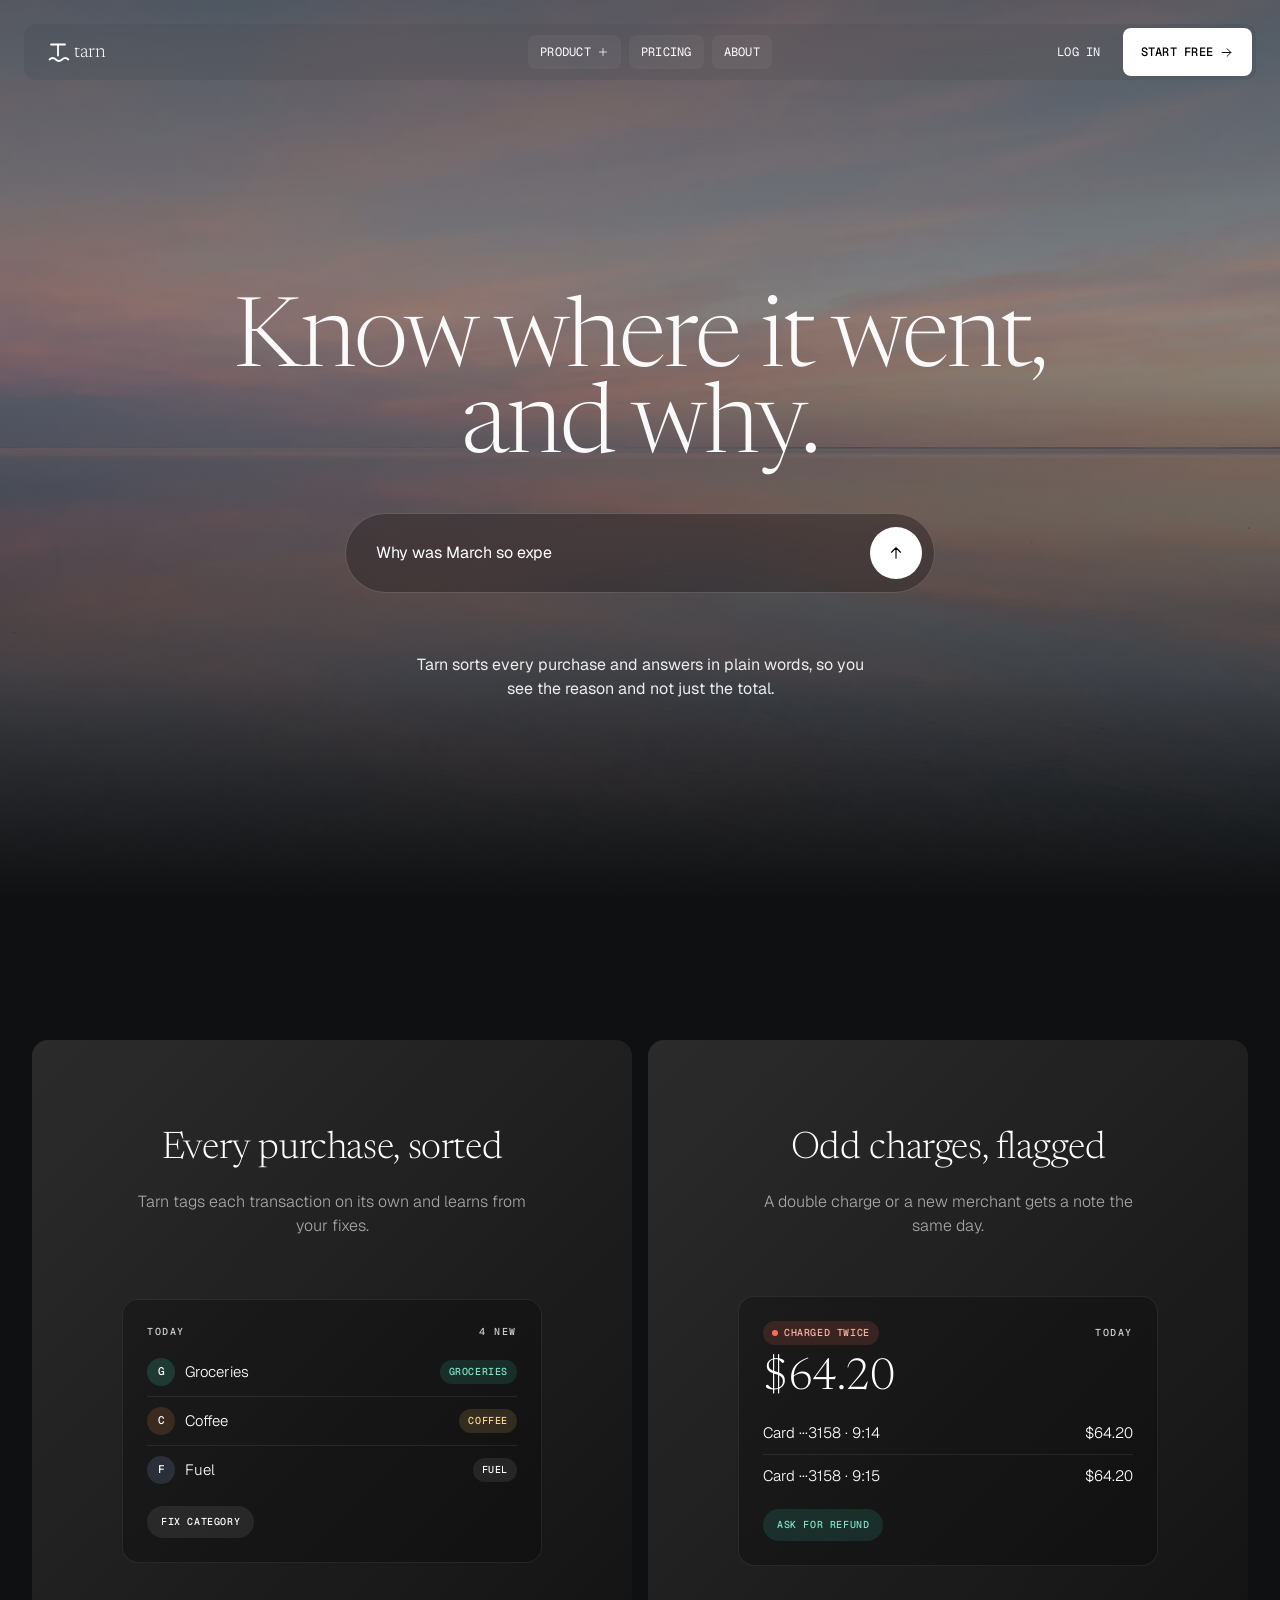
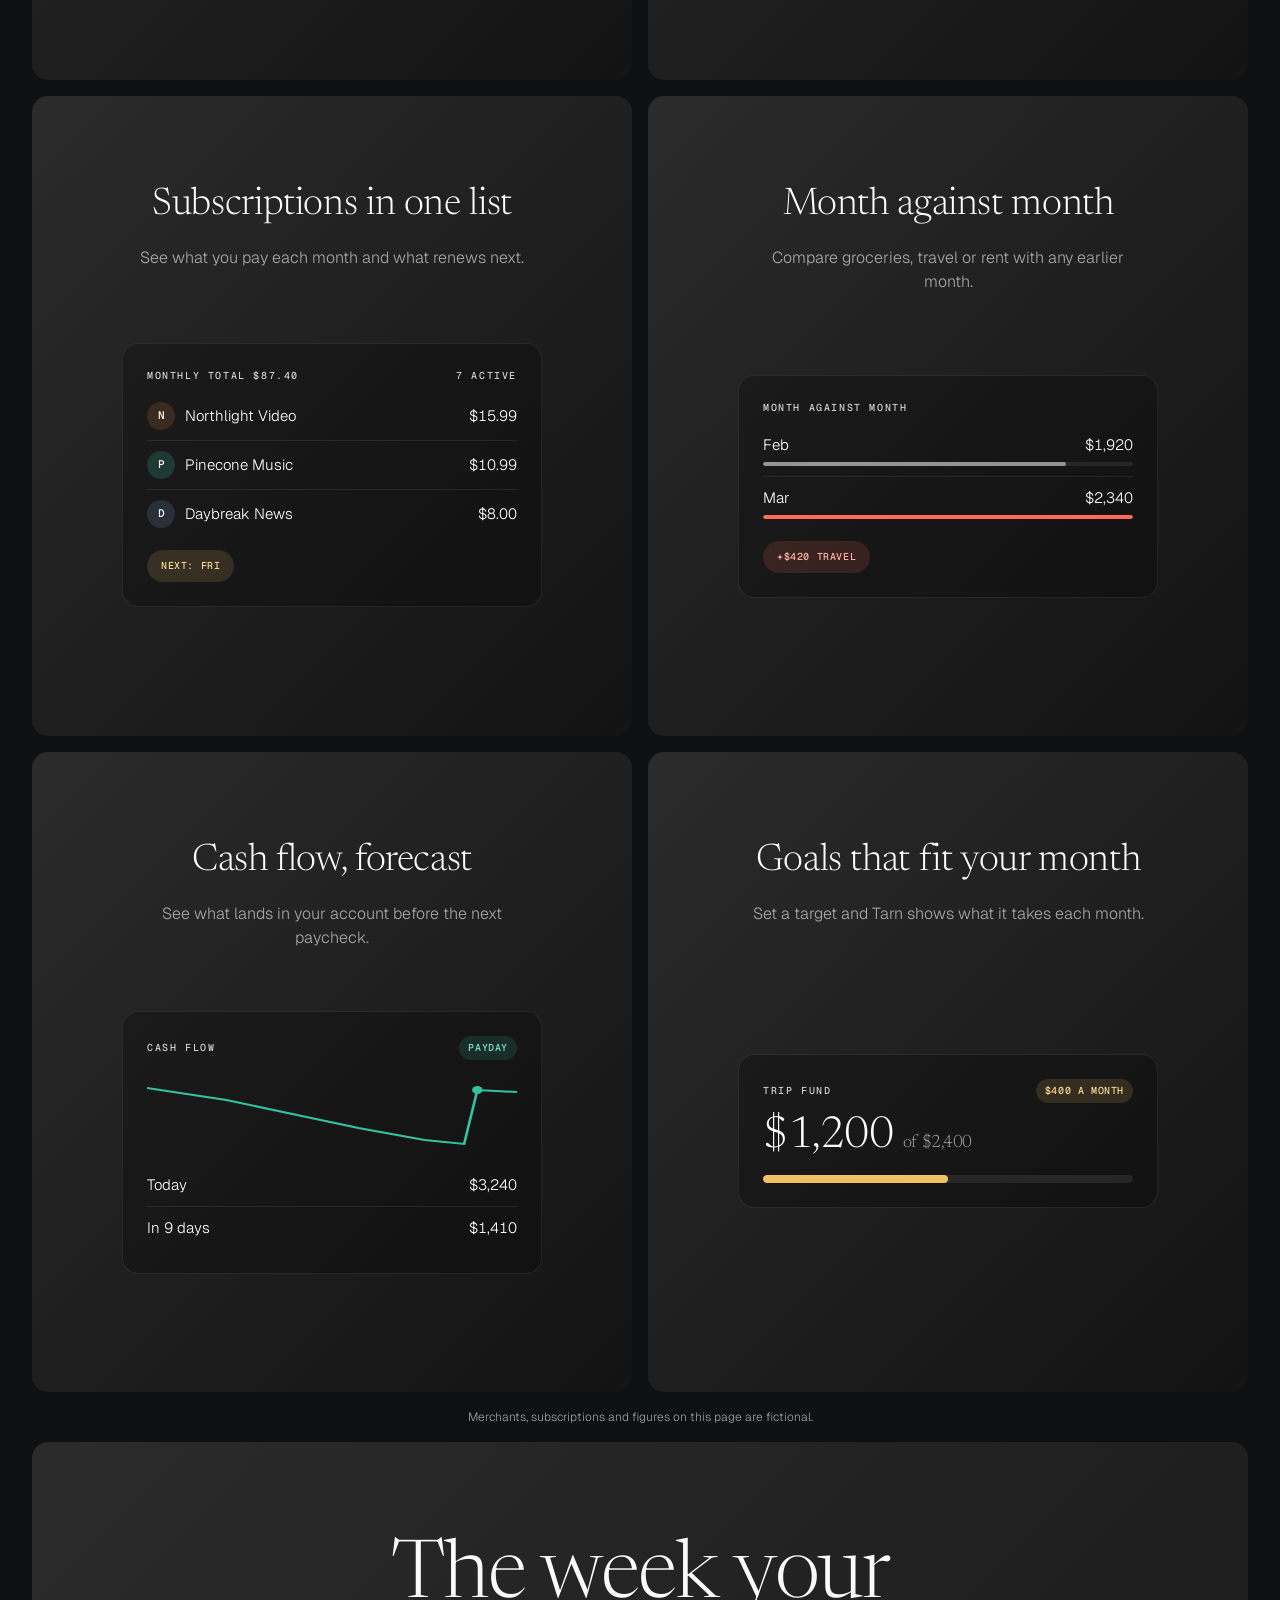
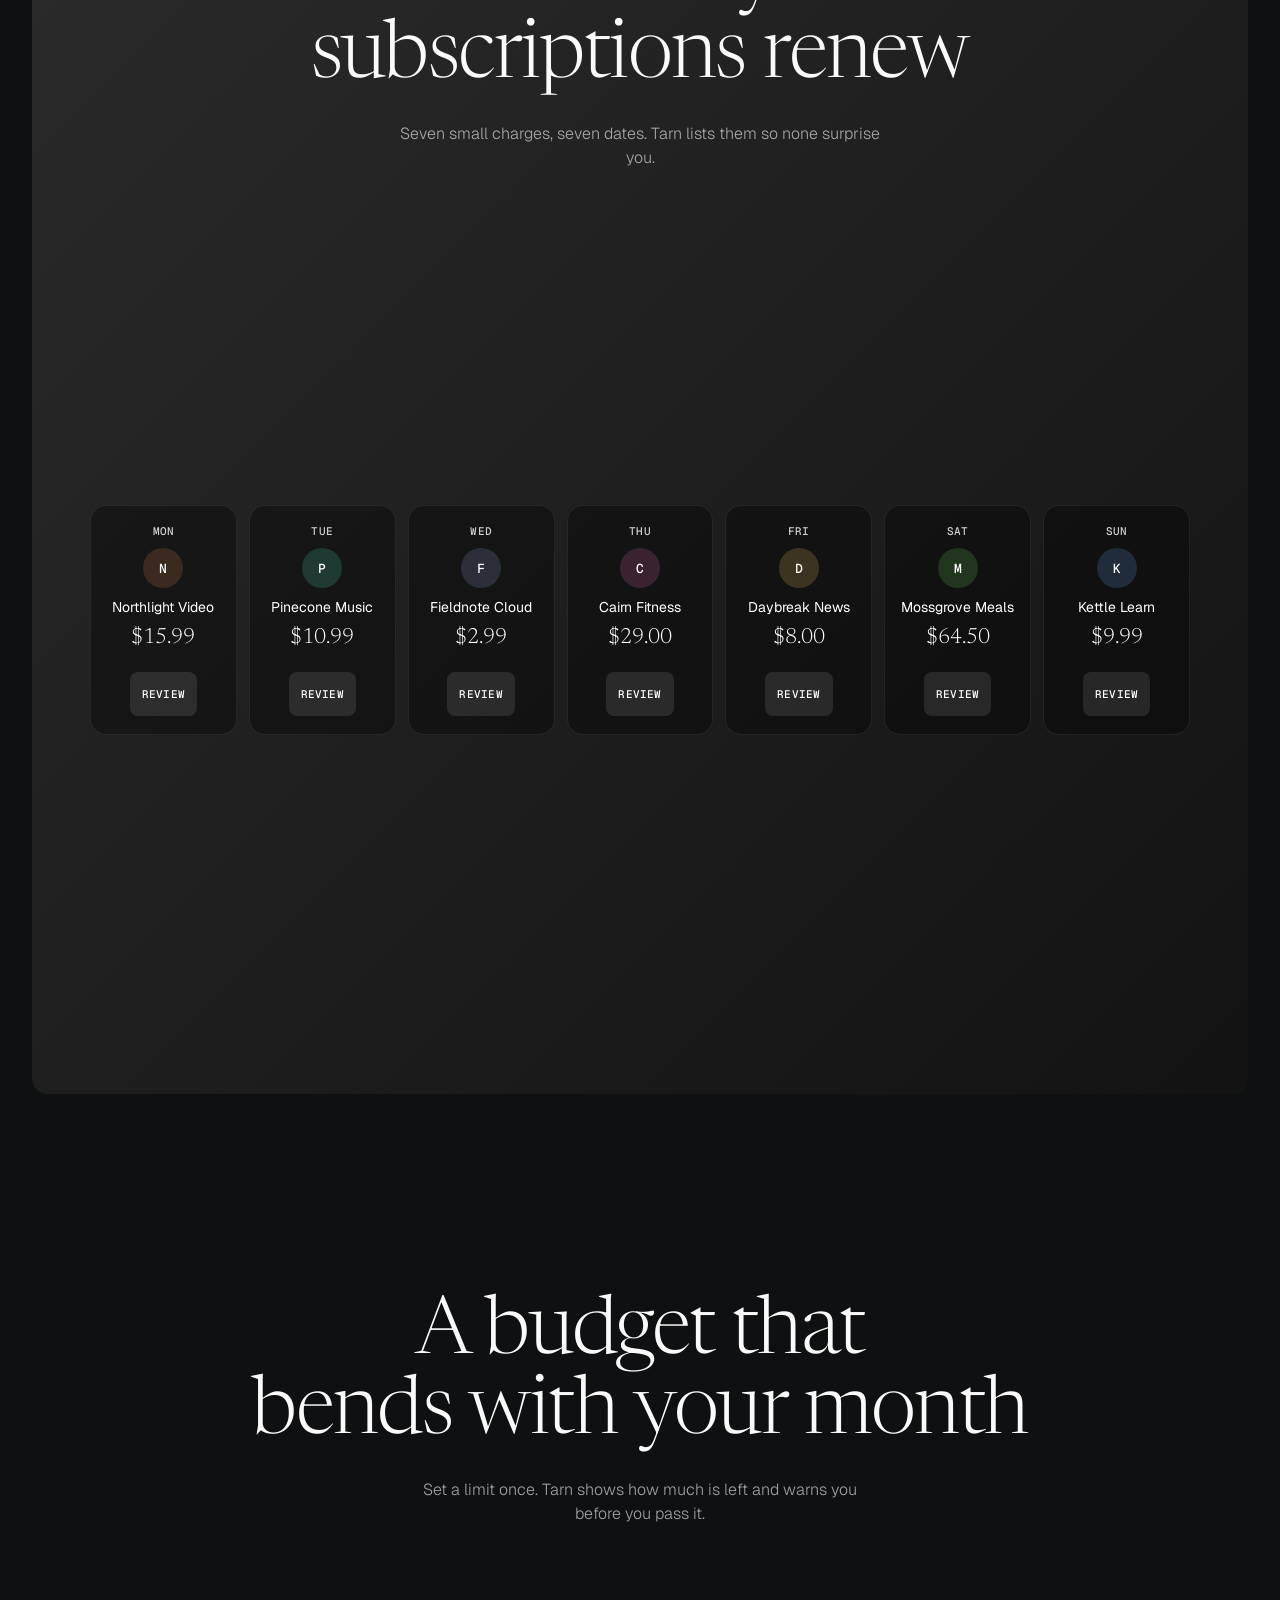
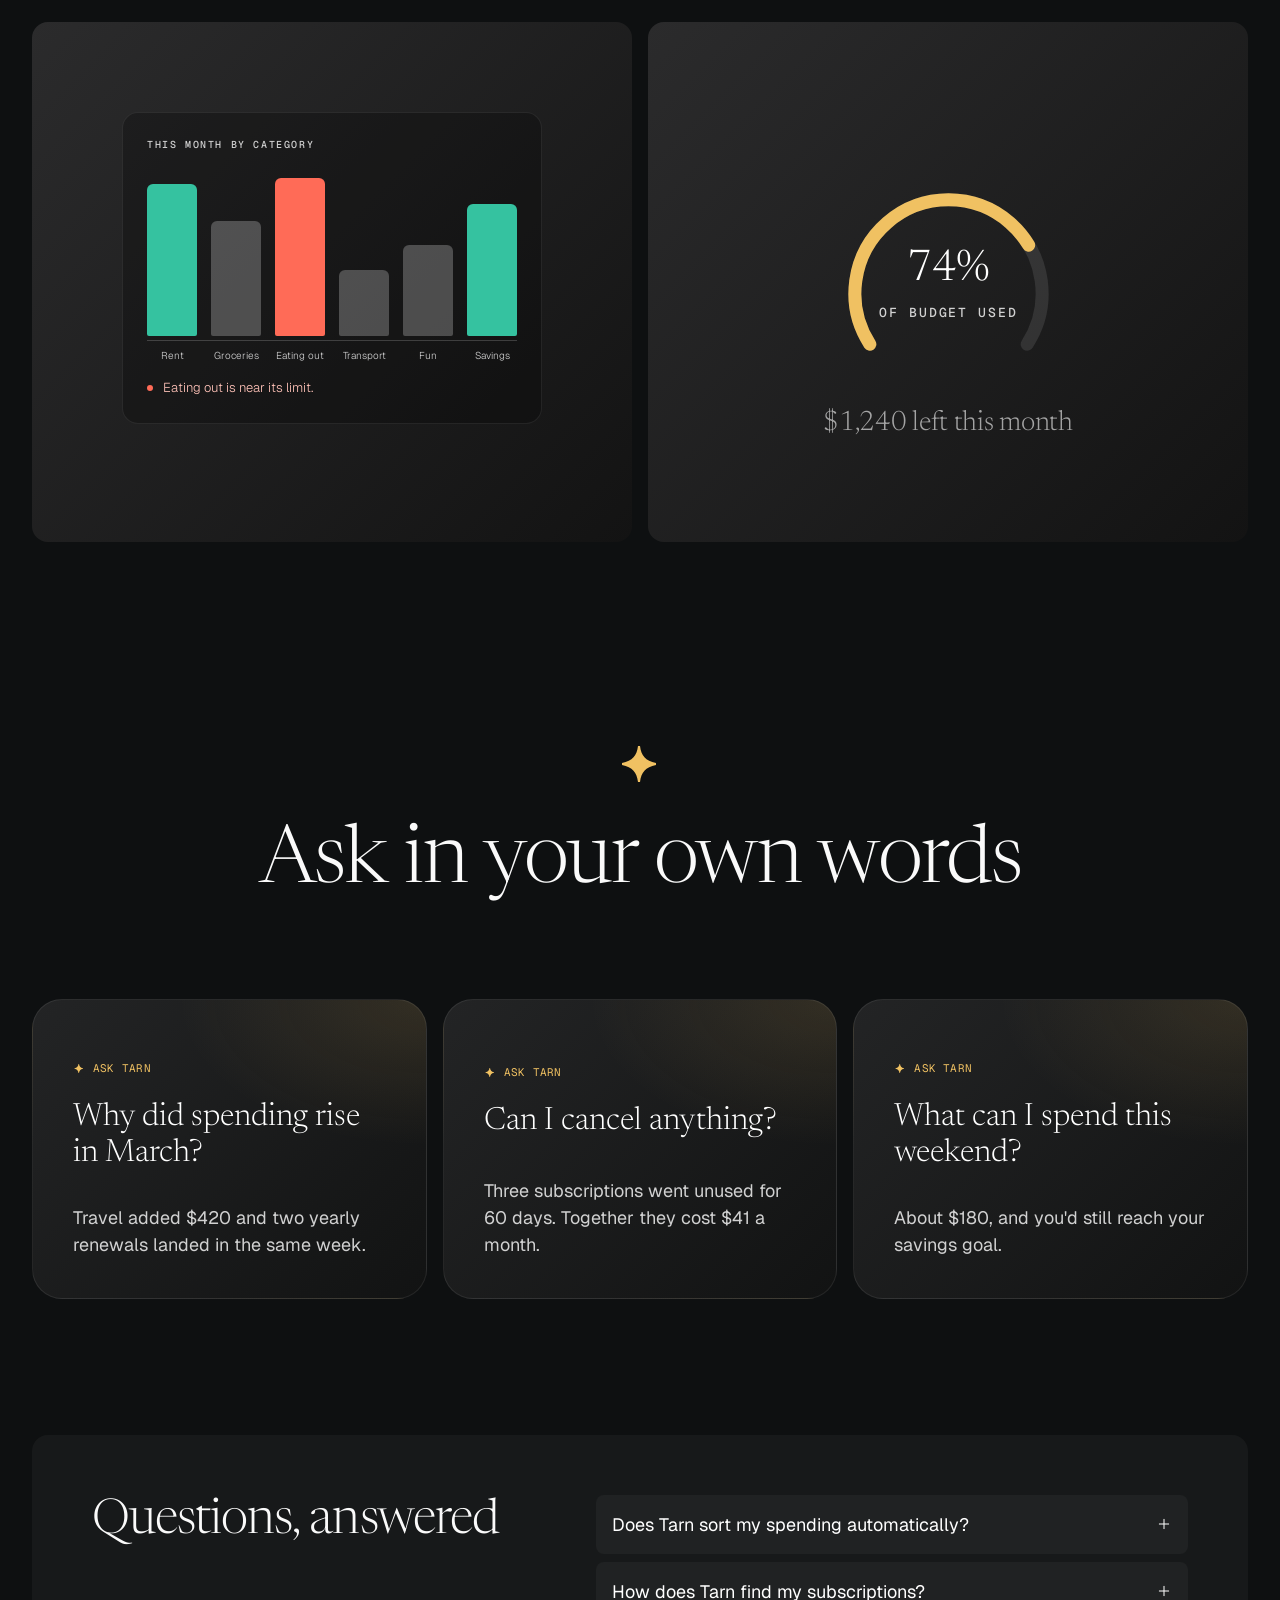
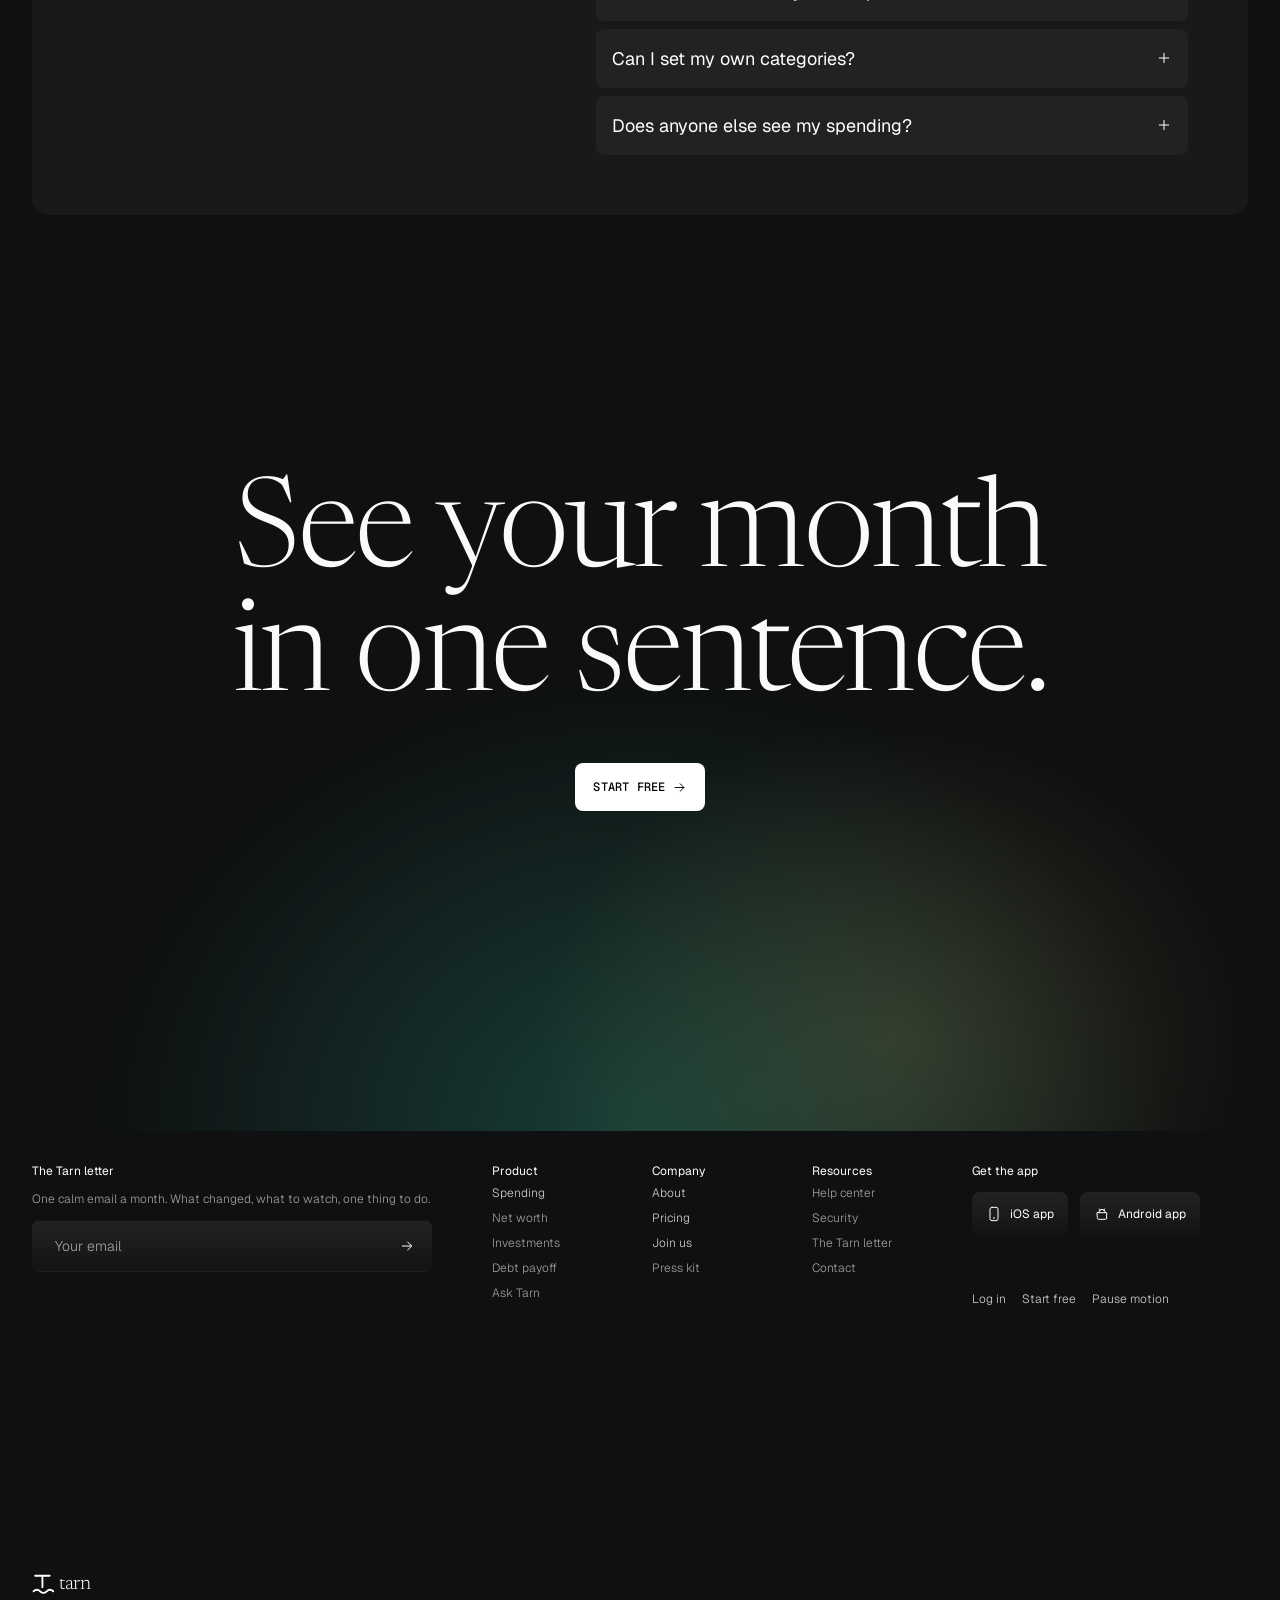
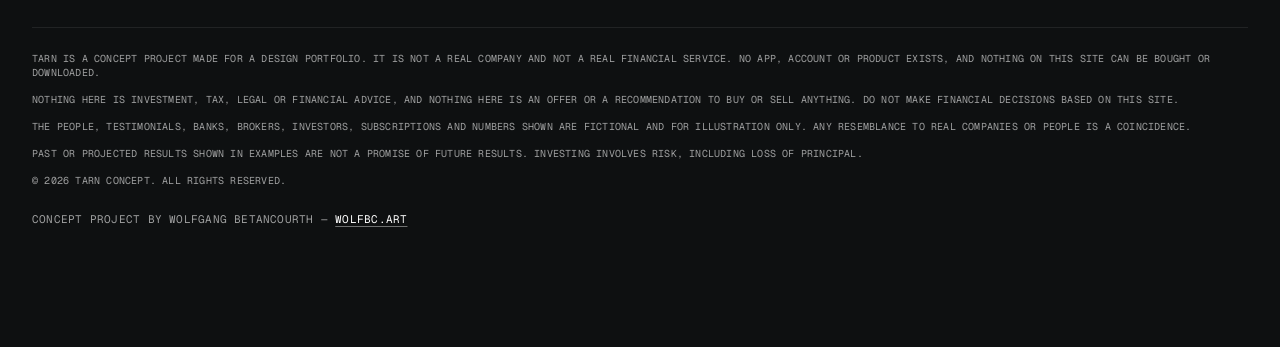
<file: spending/index.html>
<!doctype html>
<html lang="en">
<head>
<meta charset="utf-8">
<meta name="viewport" content="width=device-width, initial-scale=1">
<title>Spending — Tarn</title>
<meta name="description" content="See where your money went and why. Tarn sorts every purchase, flags the odd ones and answers questions about any month.">
<meta name="theme-color" content="#0e1011">
<meta property="og:type" content="website">
<meta property="og:title" content="Spending — Tarn">
<meta property="og:description" content="See where your money went and why. Tarn sorts every purchase, flags the odd ones and answers questions about any month.">
<meta property="og:image" content="https://tarn.wolfbc.art/assets/og.jpg">
<meta property="og:url" content="https://tarn.wolfbc.art/spending/">
<meta name="twitter:card" content="summary_large_image">
<link rel="icon" href="../favicon.svg" type="image/svg+xml">
<link rel="preconnect" href="https://fonts.googleapis.com">
<link rel="preconnect" href="https://fonts.gstatic.com" crossorigin>
<link rel="stylesheet" href="https://fonts.googleapis.com/css2?family=Newsreader:ital,opsz,wght@0,6..72,300;0,6..72,400;1,6..72,300&family=Geist:wght@300;400;500&family=Geist+Mono:wght@400;500&display=swap">
<link rel="stylesheet" href="../css/site.css">
<script>document.documentElement.classList.add("js");try{if(localStorage.getItem("tarn-still")==="1")document.documentElement.classList.add("is-still")}catch(e){}</script>
</head>
<body class="inner">
<a class="skip" href="#main">Skip to content</a>
<button class="skip skip--motion motion-toggle" type="button" aria-pressed="false">Pause motion</button>
<header class="nav">
  <a class="nav__logo" href="../" aria-label="Tarn, home"><svg class="logo-mark" viewBox="0 0 74 24" height="24" aria-hidden="true" focusable="false"><g fill="none" stroke="currentColor" stroke-width="1.8" stroke-linecap="round"><path d="M3 4.5h14M10 4.5v11"/><path d="M1.5 19.5c2.2-2 4.2-2 6.3 0s4.2 2 6.3 0 4.1-2 6.3 0"/></g><text x="26" y="17" fill="currentColor" font-family="Newsreader, Georgia, serif" font-size="20" font-weight="300" letter-spacing="-0.3">tarn</text></svg></a>
  <nav class="nav__links" aria-label="Main">
    <div class="dd">
      <button class="pill" type="button" aria-expanded="false" aria-controls="dd-product">Product <svg viewBox="0 0 24 24" fill="none" stroke="currentColor" stroke-width="1.5" stroke-linecap="round" stroke-linejoin="round" aria-hidden="true" focusable="false"><path d="M12 5v14M5 12h14"/></svg></button>
      <div class="dd__panel" id="dd-product"><a href="../spending/">Spending</a><a href="../#features">Net worth</a><a href="../#features">Investments</a><a href="../#features">Debt payoff</a><a href="../#together">Together</a></div>
    </div>
    <a class="pill" href="../pricing/">Pricing</a>
    <a class="pill" href="../about/">About</a>
  </nav>
  <div class="nav__right">
    <button class="nav__login" type="button" data-notice="Tarn is a concept, so there are no accounts to log in to.">Log in</button>
    <a class="btn btn--white" href="../pricing/">Start free <svg viewBox="0 0 24 24" fill="none" stroke="currentColor" stroke-width="1.5" stroke-linecap="round" stroke-linejoin="round" aria-hidden="true" focusable="false"><path d="M5 12h14M13 6l6 6-6 6"/></svg></a>
    <button class="burger" type="button" aria-expanded="false" aria-controls="mnav" aria-label="Open menu"><span></span><span></span><span></span></button>
  </div>
  <div class="mnav" id="mnav">
    <button type="button" aria-expanded="false" aria-controls="mnav-sub">Product <svg viewBox="0 0 24 24" fill="none" stroke="currentColor" stroke-width="1.5" stroke-linecap="round" stroke-linejoin="round" aria-hidden="true" focusable="false"><path d="M12 5v14M5 12h14"/></svg></button>
    <div class="mnav__sub" id="mnav-sub"><a href="../spending/">Spending</a><a href="../#features">Net worth</a><a href="../#features">Investments</a><a href="../#features">Debt payoff</a><a href="../#together">Together</a></div>
    <a href="../pricing/">Pricing</a>
    <a href="../about/">About</a>
    <button type="button" data-notice="Tarn is a concept, so there are no accounts to log in to.">Log in</button>
  </div>
</header>
<main id="main">
<section class="ihero" aria-labelledby="sp-h1">
  <img src="../assets/spending-saltflat.webp" width="2400" height="1340" fetchpriority="high" alt="A mirror-flat salt pan reflecting a pale pink and blue sky, the horizon almost invisible.">
  <h1 class="display" id="sp-h1">Know where it went,<br>and why.</h1>
  <form class="ask-field" data-answer="Travel added $420 and two yearly renewals landed in the same week.">
    <label class="sr-only" for="sp-q">Ask about any month, store or habit</label>
    <input id="sp-q" type="text" placeholder="Ask about any month, store or habit" data-typed="Why was March so expensive?" autocomplete="off">
    <button type="submit" aria-label="Send question"><svg viewBox="0 0 24 24" fill="none" stroke="currentColor" stroke-width="1.5" stroke-linecap="round" stroke-linejoin="round" aria-hidden="true" focusable="false"><path d="M12 19V5M6 11l6-6 6 6"/></svg></button>
  </form>
  <p class="ask-field__ans" role="status" aria-live="polite"></p>
  <p class="lead">Tarn sorts every purchase and answers in plain words, so you see the reason and not just the total.</p>
</section>
<section class="sec" aria-label="What Tarn does with your spending">
  <div class="mosaic"><article class="mtile"><h2>Every purchase, sorted</h2><p>Tarn tags each transaction on its own and learns from your fixes.</p><div class="ui" aria-hidden="true"><div class="ui__label"><span>Today</span><span>4 new</span></div><div class="ui__rows" style="margin-top:8px">
<div class="ui__row"><span class="ui__name"><span class="av" style="background:#1f3a33">G</span>Groceries</span><span class="tag tag--teal">Groceries</span></div>
<div class="ui__row"><span class="ui__name"><span class="av" style="background:#3b2a1f">C</span>Coffee</span><span class="tag tag--gold">Coffee</span></div>
<div class="ui__row"><span class="ui__name"><span class="av" style="background:#2b2f3a">F</span>Fuel</span><span class="tag">Fuel</span></div></div>
<div style="margin-top:12px"><span class="tag" style="height:32px;padding:0 14px">Fix category</span></div></div></article><article class="mtile"><h2>Odd charges, flagged</h2><p>A double charge or a new merchant gets a note the same day.</p><div class="ui" aria-hidden="true"><div class="ui__label"><span class="tag tag--ember"><span class="pulse pulse--ember"></span>Charged twice</span><span>Today</span></div>
<div class="ui__big tnum">$64.20</div><div class="ui__rows" style="margin-top:8px"><div class="ui__row"><span>Card ···3158 · 9:14</span><span class="tnum">$64.20</span></div><div class="ui__row"><span>Card ···3158 · 9:15</span><span class="tnum">$64.20</span></div></div>
<div style="margin-top:12px"><span class="tag tag--teal" style="height:32px;padding:0 14px">Ask for refund</span></div></div></article><article class="mtile"><h2>Subscriptions in one list</h2><p>See what you pay each month and what renews next.</p><div class="ui" aria-hidden="true"><div class="ui__label"><span>Monthly total $87.40</span><span>7 active</span></div><div class="ui__rows" style="margin-top:8px">
<div class="ui__row"><span class="ui__name"><span class="av" style="background:#3b2a1f">N</span>Northlight Video</span><span class="tnum">$15.99</span></div>
<div class="ui__row"><span class="ui__name"><span class="av" style="background:#1f3a33">P</span>Pinecone Music</span><span class="tnum">$10.99</span></div>
<div class="ui__row"><span class="ui__name"><span class="av" style="background:#2b2f3a">D</span>Daybreak News</span><span class="tnum">$8.00</span></div></div>
<div style="margin-top:12px"><span class="tag tag--gold" style="height:32px;padding:0 14px">Next: Fri</span></div></div></article><article class="mtile"><h2>Month against month</h2><p>Compare groceries, travel or rent with any earlier month.</p><div class="ui" aria-hidden="true"><div class="ui__label"><span>Month against month</span></div>
<div class="ui__rows" style="margin-top:8px"><div class="ui__row" style="display:block"><div style="display:flex;justify-content:space-between"><span>Feb</span><span class="tnum">$1,920</span></div><div class="ui__bar"><i style="width:82%;background:rgba(255,255,255,.5)"></i></div></div>
<div class="ui__row" style="display:block"><div style="display:flex;justify-content:space-between"><span>Mar</span><span class="tnum">$2,340</span></div><div class="ui__bar"><i style="width:100%;background:var(--ember)"></i></div></div></div>
<div style="margin-top:12px"><span class="tag tag--ember" style="height:32px;padding:0 14px">+$420 travel</span></div></div></article><article class="mtile"><h2>Cash flow, forecast</h2><p>See what lands in your account before the next paycheck.</p><div class="ui" aria-hidden="true"><div class="ui__label"><span>Cash flow</span><span class="tag tag--teal">Payday</span></div>
<svg class="spark" viewBox="0 0 280 88" preserveAspectRatio="none" aria-hidden="true"><path d="M0 18 L60 30 L110 44 L160 58 L210 70 L240 74 L250 20 L280 22" fill="none" stroke="#35c2a0" stroke-width="2"/><circle cx="250" cy="20" r="4" fill="#35c2a0"/></svg>
<div class="ui__rows" style="margin-top:6px"><div class="ui__row"><span>Today</span><span class="tnum">$3,240</span></div><div class="ui__row"><span>In 9 days</span><span class="tnum">$1,410</span></div></div></div></article><article class="mtile"><h2>Goals that fit your month</h2><p>Set a target and Tarn shows what it takes each month.</p><div class="ui" aria-hidden="true"><div class="ui__label"><span>Trip fund</span><span class="tag tag--gold">$400 a month</span></div>
<div class="ui__big tnum">$1,200 <span class="ui__muted" style="font-size:18px">of $2,400</span></div>
<div class="ui__bar" style="height:8px;margin-top:14px"><i style="width:50%;background:var(--gold)"></i></div></div></article></div>
  <p class="fict fict--c">Merchants, subscriptions and figures on this page are fictional.</p>
</section>
<div class="sec"><div class="days-panel" data-notice-scope>
    <h2 class="display" id="days-h">The week your<br>subscriptions renew</h2>
    <p class="lead">Seven small charges, seven dates. Tarn lists them so none surprise you.</p>
    <section class="keep row-wrap" aria-labelledby="days-h"><div class="row-sec days"><article class="day"><span class="mono">Mon</span><span class="av" style="background:#3b2a1f" aria-hidden="true">N</span><b>Northlight Video</b><span class="amt tnum">$15.99</span><button class="btn btn--dark" type="button" aria-label="Review Northlight Video" data-notice="Tarn is a concept, so there is no subscription to review.">Review</button></article><article class="day"><span class="mono">Tue</span><span class="av" style="background:#1f3a33" aria-hidden="true">P</span><b>Pinecone Music</b><span class="amt tnum">$10.99</span><button class="btn btn--dark" type="button" aria-label="Review Pinecone Music" data-notice="Tarn is a concept, so there is no subscription to review.">Review</button></article><article class="day"><span class="mono">Wed</span><span class="av" style="background:#2b2f3a" aria-hidden="true">F</span><b>Fieldnote Cloud</b><span class="amt tnum">$2.99</span><button class="btn btn--dark" type="button" aria-label="Review Fieldnote Cloud" data-notice="Tarn is a concept, so there is no subscription to review.">Review</button></article><article class="day"><span class="mono">Thu</span><span class="av" style="background:#3a2230" aria-hidden="true">C</span><b>Cairn Fitness</b><span class="amt tnum">$29.00</span><button class="btn btn--dark" type="button" aria-label="Review Cairn Fitness" data-notice="Tarn is a concept, so there is no subscription to review.">Review</button></article><article class="day"><span class="mono">Fri</span><span class="av" style="background:#3a3420" aria-hidden="true">D</span><b>Daybreak News</b><span class="amt tnum">$8.00</span><button class="btn btn--dark" type="button" aria-label="Review Daybreak News" data-notice="Tarn is a concept, so there is no subscription to review.">Review</button></article><article class="day"><span class="mono">Sat</span><span class="av" style="background:#22361f" aria-hidden="true">M</span><b>Mossgrove Meals</b><span class="amt tnum">$64.50</span><button class="btn btn--dark" type="button" aria-label="Review Mossgrove Meals" data-notice="Tarn is a concept, so there is no subscription to review.">Review</button></article><article class="day"><span class="mono">Sun</span><span class="av" style="background:#202c3a" aria-hidden="true">K</span><b>Kettle Learn</b><span class="amt tnum">$9.99</span><button class="btn btn--dark" type="button" aria-label="Review Kettle Learn" data-notice="Tarn is a concept, so there is no subscription to review.">Review</button></article></div></section>
    <p class="days__notice notice-msg" role="status"></p>
</div></div>
<section class="intro" aria-labelledby="bud-h">
  <h2 class="display h-sec" id="bud-h">A budget that<br>bends with your month</h2>
  <p class="lead">Set a limit once. Tarn shows how much is left and warns you before you pass it.</p>
</section>
<div class="sec">
  <div class="budget">
    <div class="mtile" style="min-height:520px"><div class="ui" style="margin-top:0;max-width:420px" role="img" aria-label="Spending by category: Rent, Groceries, Eating out, Transport, Fun, Savings. Eating out is near its limit.">
      <div class="ui__label"><span>This month by category</span></div>
      <div class="bars" aria-hidden="true"><i class="cool" style="height:92%"></i><i class="" style="height:70%"></i><i class="hot" style="height:96%"></i><i class="" style="height:40%"></i><i class="" style="height:55%"></i><i class="cool" style="height:80%"></i></div><div class="bars-lab" aria-hidden="true"><span>Rent</span><span>Groceries</span><span>Eating out</span><span>Transport</span><span>Fun</span><span>Savings</span></div>
      <p class="warn" aria-hidden="true"><span class="pulse pulse--ember"></span>Eating out is near its limit.</p></div></div>
    <div class="mtile" style="min-height:520px;justify-content:center"><div class="gauge" role="img" aria-label="74% of budget used" style="transform:scale(1.3);margin:40px 0">
      <svg viewBox="0 0 181 148" aria-hidden="true"><path d="M30 128 A72 72 0 1 1 151 128" fill="none" stroke="rgba(255,255,255,.1)" stroke-width="10" stroke-linecap="round"/>
      <path d="M30 128 A72 72 0 1 1 151 128" fill="none" stroke="#f0c162" stroke-width="10" stroke-linecap="round" pathLength="100" stroke-dasharray="74 100"/></svg>
      <span class="gauge__val">74%</span><span class="gauge__lab" style="color:var(--t80)">of budget used</span></div>
      <p class="ui__big tnum" style="font-size:28px">$1,240 left this month</p></div>
  </div>
</div>
<section class="intro" aria-labelledby="ans-h">
  <div class="spark-ico" style="margin-bottom:32px"><svg viewBox="0 0 24 24" fill="none" stroke="currentColor" stroke-width="1.5" stroke-linecap="round" stroke-linejoin="round" aria-hidden="true" focusable="false"><path d="M12 2c.6 4.8 2.7 7.4 8 8.5v1c-5.3 1.1-7.4 3.7-8 8.5h-1c-.6-4.8-2.7-7.4-8-8.5v-1c5.3-1.1 7.4-3.7 8-8.5z" fill="currentColor" stroke="none"/></svg></div>
  <h2 class="display h-sec" id="ans-h">Ask in your own words</h2>
</section>
<div class="sec"><div class="answers"><article class="acard"><p class="mono"><svg viewBox="0 0 24 24" fill="none" stroke="currentColor" stroke-width="1.5" stroke-linecap="round" stroke-linejoin="round" aria-hidden="true" focusable="false"><path d="M12 2c.6 4.8 2.7 7.4 8 8.5v1c-5.3 1.1-7.4 3.7-8 8.5h-1c-.6-4.8-2.7-7.4-8-8.5v-1c5.3-1.1 7.4-3.7 8-8.5z" fill="currentColor" stroke="none"/></svg>Ask Tarn</p><h3>Why did spending rise in March?</h3><p>Travel added $420 and two yearly renewals landed in the same week.</p></article><article class="acard"><p class="mono"><svg viewBox="0 0 24 24" fill="none" stroke="currentColor" stroke-width="1.5" stroke-linecap="round" stroke-linejoin="round" aria-hidden="true" focusable="false"><path d="M12 2c.6 4.8 2.7 7.4 8 8.5v1c-5.3 1.1-7.4 3.7-8 8.5h-1c-.6-4.8-2.7-7.4-8-8.5v-1c5.3-1.1 7.4-3.7 8-8.5z" fill="currentColor" stroke="none"/></svg>Ask Tarn</p><h3>Can I cancel anything?</h3><p>Three subscriptions went unused for 60 days. Together they cost $41 a month.</p></article><article class="acard"><p class="mono"><svg viewBox="0 0 24 24" fill="none" stroke="currentColor" stroke-width="1.5" stroke-linecap="round" stroke-linejoin="round" aria-hidden="true" focusable="false"><path d="M12 2c.6 4.8 2.7 7.4 8 8.5v1c-5.3 1.1-7.4 3.7-8 8.5h-1c-.6-4.8-2.7-7.4-8-8.5v-1c5.3-1.1 7.4-3.7 8-8.5z" fill="currentColor" stroke="none"/></svg>Ask Tarn</p><h3>What can I spend this weekend?</h3><p>About $180, and you'd still reach your savings goal.</p></article></div></div>
<div style="height:120px"></div>
<section class="sec" id="sp-faq" aria-labelledby="sp-faq-h">
  <div class="faq">
    <h2 class="display" id="sp-faq-h">Questions, answered</h2>
    <div class="faq__list"><details><summary>Does Tarn sort my spending automatically? <svg viewBox="0 0 24 24" fill="none" stroke="currentColor" stroke-width="1.5" stroke-linecap="round" stroke-linejoin="round" aria-hidden="true" focusable="false"><path d="M12 5v14M5 12h14"/></svg></summary><p>Yes. Each transaction gets a category as it arrives. If one is wrong, change it once and Tarn applies the fix to similar purchases.</p></details><details><summary>How does Tarn find my subscriptions? <svg viewBox="0 0 24 24" fill="none" stroke="currentColor" stroke-width="1.5" stroke-linecap="round" stroke-linejoin="round" aria-hidden="true" focusable="false"><path d="M12 5v14M5 12h14"/></svg></summary><p>It looks for charges that repeat on a pattern, such as the same merchant and amount each month, and lists them with the next renewal date.</p></details><details><summary>Can I set my own categories? <svg viewBox="0 0 24 24" fill="none" stroke="currentColor" stroke-width="1.5" stroke-linecap="round" stroke-linejoin="round" aria-hidden="true" focusable="false"><path d="M12 5v14M5 12h14"/></svg></summary><p>Yes. Rename, merge or add categories, and Tarn will use yours from then on.</p></details><details><summary>Does anyone else see my spending? <svg viewBox="0 0 24 24" fill="none" stroke="currentColor" stroke-width="1.5" stroke-linecap="round" stroke-linejoin="round" aria-hidden="true" focusable="false"><path d="M12 5v14M5 12h14"/></svg></summary><p>No. Tarn reads your accounts to help you and doesn't sell your data. On a Household plan, your partner sees only what you choose to share.</p></details></div>
  </div>
</section>

<section class="inner-cta" aria-labelledby="spc-h">
  <h2 class="display" id="spc-h">See your month<br>in one sentence.</h2>
  <a class="btn btn--white" href="../pricing/">Start free <svg viewBox="0 0 24 24" fill="none" stroke="currentColor" stroke-width="1.5" stroke-linecap="round" stroke-linejoin="round" aria-hidden="true" focusable="false"><path d="M5 12h14M13 6l6 6-6 6"/></svg></a>
</section>
</main>
<footer class="footer">
  <div class="footer__in">
    <div class="footer__top">
      <div class="footer__news" id="letter">
        <h2 class="footer__title">The Tarn letter</h2>
        <p>One calm email a month. What changed, what to watch, one thing to do.</p>
        <form class="news" aria-label="The Tarn letter" novalidate data-ok="Thanks. Your first letter arrives next month." data-err="Enter a valid email, like name@example.com.">
          <label class="sr-only" for="news-email">Your email</label>
          <input id="news-email" type="email" name="email" placeholder="Your email" autocomplete="email" aria-describedby="news-msg">
          <button type="submit" aria-label="Subscribe"><svg viewBox="0 0 24 24" fill="none" stroke="currentColor" stroke-width="1.5" stroke-linecap="round" stroke-linejoin="round" aria-hidden="true" focusable="false"><path d="M5 12h14M13 6l6 6-6 6"/></svg></button>
        </form>
        <p class="news__msg" id="news-msg" role="status" aria-live="polite"></p>
      </div>
      <div class="fcol"><h2 class="footer__title">Product</h2><ul><li><a href="../spending/">Spending</a></li><li><span class="fcol__off">Net worth</span></li><li><span class="fcol__off">Investments</span></li><li><span class="fcol__off">Debt payoff</span></li><li><span class="fcol__off">Ask Tarn</span></li></ul></div><div class="fcol"><h2 class="footer__title">Company</h2><ul><li><a href="../about/">About</a></li><li><a href="../pricing/">Pricing</a></li><li><a href="../about/#join">Join us</a></li><li><span class="fcol__off">Press kit</span></li></ul></div><div class="fcol"><h2 class="footer__title">Resources</h2><ul><li><span class="fcol__off">Help center</span></li><li><span class="fcol__off">Security</span></li><li><span class="fcol__off">The Tarn letter</span></li><li><span class="fcol__off">Contact</span></li></ul></div>
      <div class="fapp" data-notice-scope>
        <h2 class="footer__title">Get the app</h2>
        <div class="fapp__row">
          <button class="fbtn" type="button" data-notice="Tarn is a concept, so there is no app to download yet."><svg viewBox="0 0 24 24" fill="none" stroke="currentColor" stroke-width="1.5" stroke-linecap="round" stroke-linejoin="round" aria-hidden="true" focusable="false"><rect x="6" y="2" width="12" height="20" rx="3"/><path d="M11 18h2"/></svg> iOS app</button>
          <button class="fbtn" type="button" data-notice="Tarn is a concept, so there is no app to download yet."><svg viewBox="0 0 24 24" fill="none" stroke="currentColor" stroke-width="1.5" stroke-linecap="round" stroke-linejoin="round" aria-hidden="true" focusable="false"><path d="M5 10h14v8a2 2 0 0 1-2 2H7a2 2 0 0 1-2-2z"/><path d="M7 10a5 5 0 0 1 10 0"/><path d="M9.5 6.5L8 4.5M14.5 6.5L16 4.5"/></svg> Android app</button>
        </div>
        <p class="fapp__notice notice-msg" role="status"></p>
        <div class="flinks"><button type="button" data-notice="Tarn is a concept, so there are no accounts to log in to.">Log in</button><a href="../pricing/">Start free</a><button class="motion-toggle" type="button" aria-pressed="false">Pause motion</button></div>
      </div>
    </div>
    <a class="footer__brand" href="../" aria-label="Tarn, home"><svg class="logo-mark" viewBox="0 0 74 24" height="25" aria-hidden="true" focusable="false"><g fill="none" stroke="currentColor" stroke-width="1.8" stroke-linecap="round"><path d="M3 4.5h14M10 4.5v11"/><path d="M1.5 19.5c2.2-2 4.2-2 6.3 0s4.2 2 6.3 0 4.1-2 6.3 0"/></g><text x="26" y="17" fill="currentColor" font-family="Newsreader, Georgia, serif" font-size="20" font-weight="300" letter-spacing="-0.3">tarn</text></svg></a>
    <div class="legal">
      <p>Tarn is a concept project made for a design portfolio. It is not a real company and not a real financial service. No app, account or product exists, and nothing on this site can be bought or downloaded.</p><p>Nothing here is investment, tax, legal or financial advice, and nothing here is an offer or a recommendation to buy or sell anything. Do not make financial decisions based on this site.</p><p>The people, testimonials, banks, brokers, investors, subscriptions and numbers shown are fictional and for illustration only. Any resemblance to real companies or people is a coincidence.</p><p>Past or projected results shown in examples are not a promise of future results. Investing involves risk, including loss of principal.</p><p>© 2026 Tarn concept. All rights reserved.</p>
      <p class="credit">Concept project by Wolfgang Betancourth — <a href="https://wolfbc.art">wolfbc.art</a></p>
    </div>
  </div>
</footer>
<p class="notice notice-msg" id="notice" role="status"></p>
<script src="../js/site.js" defer></script>
</body>
</html>
</file>
<file: css/site.css>
/* Tarn — concept site. One stylesheet, tokens first. */

:root {
  --bg: #050505;
  --bg-inner: #0e1011;
  --panel: rgba(255, 255, 255, .04);
  --raised: rgba(255, 255, 255, .08);
  --btn-dark: rgba(255, 255, 255, .10);
  --btn-dark-h: rgba(255, 255, 255, .18);
  --pill: rgba(255, 255, 255, .04);
  --pill-h: rgba(255, 255, 255, .16);
  --line: rgba(255, 255, 255, .08);
  --line-2: rgba(255, 255, 255, .18);
  --t100: #ffffff;
  --t98: #fafafa;
  --t80: rgba(255, 255, 255, .8);
  --t60: rgba(255, 255, 255, .6);
  --t38: rgba(255, 255, 255, .38);
  --teal: #35c2a0;
  --ember: #ff6b57;
  --gold: #f0c162;

  --serif: "Newsreader", Georgia, serif;
  --sans: "Geist", system-ui, -apple-system, "Segoe UI", sans-serif;
  --mono: "Geist Mono", ui-monospace, "SFMono-Regular", Menlo, monospace;

  --fs-hero: 96px;
  --fs-h: 80px;
  --fs-panel: 48px;
  --fs-glass: 36px;
  --gutter: 32px;
  --r-s: 8px;
  --r-m: 12px;
  --r-l: 16px;
  --r-xl: 24px;
  --ease-out: cubic-bezier(.165, .84, .44, 1);
  --ease-io: cubic-bezier(.455, .03, .515, .955);
}

@property --angle {
  syntax: "<angle>";
  initial-value: 0deg;
  inherits: false;
}

*, *::before, *::after { box-sizing: border-box; }
html { -webkit-text-size-adjust: 100%; scroll-padding-top: 96px; scrollbar-color: rgba(255,255,255,.22) #050505; }
body {
  margin: 0;
  background: var(--bg);
  color: var(--t100);
  font-family: var(--sans);
  font-weight: 300;
  font-size: 16px;
  line-height: 24px;
  -webkit-font-smoothing: antialiased;
  -moz-osx-font-smoothing: grayscale;
  overflow-x: clip;
}
body.inner { background: var(--bg-inner); }
img, svg { display: block; max-width: 100%; }
img { height: auto; }
a { color: inherit; text-decoration: none; }
button { font: inherit; color: inherit; background: none; border: 0; padding: 0; cursor: pointer; }
h1, h2, h3, h4, p, ul, ol, figure, blockquote { margin: 0; padding: 0; }
ul, ol { list-style: none; }
::selection { background: var(--teal); color: #04110d; }
:focus { outline: none; }
:focus-visible { outline: 2px solid var(--teal); outline-offset: 3px; border-radius: 4px; }
input { caret-color: var(--teal); }
.tnum { font-variant-numeric: tabular-nums; }

.sr-only {
  position: absolute !important; width: 1px; height: 1px; padding: 0; margin: -1px;
  overflow: hidden; clip: rect(0 0 0 0); white-space: nowrap; border: 0;
}
.skip {
  position: fixed; left: 16px; top: 16px; z-index: 2000;
  background: #fff; color: #000; font: 500 12px/24px var(--mono); text-transform: uppercase;
  padding: 12px 18px; border-radius: var(--r-s);
  transform: translateY(-160%); transition: transform .2s;
}
.skip:focus-visible { transform: none; }

/* ---------- type ---------- */
.display {
  font-family: var(--serif);
  font-weight: 300;
  font-variation-settings: "opsz" 72;
  color: var(--t98);
  letter-spacing: -0.02em;
  text-wrap: balance;
}
.display em { font-style: italic; font-weight: 300; }
.h-hero { font-size: var(--fs-hero); line-height: 1.15; }
.h-cta { font-size: var(--fs-hero); line-height: .9; }
.h-sec { font-size: var(--fs-h); line-height: 1; }
.h-panel { font-size: var(--fs-panel); line-height: 1.15; }
.lead { font-size: 16px; line-height: 24px; color: var(--t60); max-width: 420px; margin-inline: auto; }
.mono {
  font-family: var(--mono); font-weight: 500; font-size: 12px; line-height: 1.3;
  text-transform: uppercase; letter-spacing: .02em;
}

/* ---------- buttons ---------- */
.btn {
  display: inline-flex; align-items: center; justify-content: center; gap: 6px;
  height: 48px; padding: 12px 18px; border-radius: var(--r-s);
  font: 500 12px/24px var(--mono); text-transform: uppercase; letter-spacing: .02em;
  white-space: nowrap;
  transition: background-color .2s ease;
}
.btn svg { width: 15px; height: 15px; flex: none; transition: transform .25s var(--ease-out); }
.btn:hover svg { transform: translateX(2px); }
.btn--white { background: #fff; color: #000; }
.btn--white:hover { background: rgba(255,255,255,.86); }
.btn--dark { background: var(--btn-dark); color: #fff; }
.btn--dark:hover { background: var(--btn-dark-h); }

/* ring button: a light that runs round the edge */
.ring { position: relative; display: inline-flex; border-radius: var(--r-s); padding: 1px; isolation: isolate; }
.ring::before, .ring::after {
  content: ""; position: absolute; inset: 0; border-radius: inherit; z-index: -1;
  background: conic-gradient(from var(--angle), rgba(255,255,255,.6) 0deg, transparent 60deg, transparent 300deg, rgba(255,255,255,.6) 360deg);
  animation: spin-angle 2.5s linear infinite;
}
.ring::after { filter: blur(8px); opacity: .12; inset: -4px; }
.ring .btn { background: #141515; height: 46px; }
.ring .btn:hover { background: #2a2c2c; }
@keyframes spin-angle { to { --angle: 360deg; } }

.circle-btn {
  width: 48px; height: 48px; border-radius: 50%; background: var(--raised);
  display: inline-grid; place-items: center; transition: background-color .3s var(--ease-io);
}
.circle-btn svg { width: 18px; height: 18px; transition: transform .3s var(--ease-io); }
.circle-btn:hover { background: rgba(255,255,255,.14); }
.circle-btn:hover svg { transform: scale(.8); }

/* ---------- nav ---------- */
.nav {
  position: fixed; z-index: 999; top: 24px; left: 24px; right: 24px;
  height: 56px; border-radius: var(--r-m);
  padding: 4px 4px 4px 24px;
  display: grid; grid-template-columns: 1fr auto 1fr; align-items: center;
  background: rgba(15, 16, 17, .06);
  -webkit-backdrop-filter: blur(24px); backdrop-filter: blur(24px);
}
.nav__logo { display: inline-flex; align-items: center; height: 44px; justify-self: start; }
.nav__logo svg { height: 24px; width: auto; }
.nav__links { display: flex; gap: 8px; align-items: center; }
.pill {
  height: 34px; padding: 8px 12px; border-radius: var(--r-s); background: var(--pill);
  font: 400 12px/18px var(--mono); letter-spacing: .25px; text-transform: uppercase;
  display: inline-flex; align-items: center; gap: 6px;
  transition: background-color .3s var(--ease-io);
}
.pill:hover, .pill[aria-expanded="true"] { background: var(--pill-h); }
.pill svg { width: 12px; height: 12px; transition: transform .3s var(--ease-io); }
.pill[aria-expanded="true"] svg { transform: rotate(45deg); }
.dd { position: relative; }
.dd::after { content: ""; position: absolute; left: 0; right: 0; top: 100%; height: 10px; }
.dd__panel {
  position: absolute; top: calc(100% + 8px); left: 0; min-width: 150px;
  background: #fff; color: #000; border-radius: var(--r-m); padding: 4px;
  opacity: 0; visibility: hidden; transform: translateY(-4px);
  transition: opacity .3s, visibility .3s, transform .3s var(--ease-out);
}
.dd__panel a {
  display: block; padding: 7px 15px; border-radius: 6px; white-space: nowrap;
  font: 500 12px/24px var(--mono); text-transform: uppercase; letter-spacing: .02em;
}
.dd__panel a:hover { background: rgba(0,0,0,.08); }
.dd__panel a:focus-visible, .mnav :focus-visible { outline-color: #0b6b55; }
.dd:hover .dd__panel, .dd.is-open .dd__panel { opacity: 1; visibility: visible; transform: none; }
.nav__right { justify-self: end; display: flex; align-items: center; gap: 10px; }
.nav__login {
  height: 34px; padding: 8px 12px; display: inline-flex; align-items: center;
  font: 400 12px/18px var(--mono); letter-spacing: .25px; text-transform: uppercase; color: var(--t98);
  border-radius: var(--r-s); transition: background-color .3s var(--ease-io);
}
.nav__login:hover { background: var(--pill-h); }
.burger { display: none; width: 44px; height: 44px; border-radius: var(--r-s); position: relative; }
.burger span {
  position: absolute; left: 12px; width: 20px; height: 2px; background: #fff; border-radius: 2px;
  transition: transform .3s var(--ease-out), opacity .2s;
}
.burger span:nth-child(1) { top: 15px; }
.burger span:nth-child(2) { top: 21px; }
.burger span:nth-child(3) { top: 27px; }
.burger[aria-expanded="true"] span:nth-child(1) { transform: translateY(6px) rotate(45deg); }
.burger[aria-expanded="true"] span:nth-child(2) { opacity: 0; }
.burger[aria-expanded="true"] span:nth-child(3) { transform: translateY(-6px) rotate(-45deg); }
.mnav {
  position: absolute; top: calc(100% + 8px); left: 0; right: 0;
  background: #fff; color: #000; border-radius: var(--r-m); padding: 16px 27px;
  display: none; text-align: center;
}
.mnav.is-open { display: block; animation: drop .3s var(--ease-out); }
.mnav > a, .mnav > button {
  display: flex; width: 100%; align-items: center; justify-content: center; gap: 8px;
  min-height: 44px; font: 500 12px/24px var(--mono); text-transform: uppercase; letter-spacing: .02em;
}
.mnav button svg { width: 12px; height: 12px; transition: transform .3s; }
.mnav button[aria-expanded="true"] svg { transform: rotate(45deg); }
.mnav__sub { display: none; padding-bottom: 6px; }
.mnav__sub.is-open { display: block; }
.mnav__sub a { display: flex; justify-content: center; align-items: center; min-height: 44px; font: 500 12px/24px var(--mono); text-transform: uppercase; color: #3b3f40; }
@keyframes drop { from { opacity: 0; transform: translateY(-6px); } }

/* ---------- HERO (home) ---------- */
.hero {
  position: relative; height: 1170px; overflow: hidden; isolation: isolate;
  padding: 0; text-align: center;
}
.hero__in { max-width: 1200px; margin: 0 auto; padding: 135px 16px 0; }
.wrap { max-width: 1400px; margin-inline: auto; }
.hero::before {
  content: ""; position: absolute; inset: 0; z-index: -2;
  background: url("../assets/hero-lake.webp") 50% 40% / cover no-repeat;
  animation: drift 40s ease-in-out infinite alternate; transform-origin: 50% 40%;
}
@keyframes drift {
  from { transform: scale(1) translate3d(0, 0, 0); }
  to { transform: scale(1.06) translate3d(-2%, 1%, 0); }
}
.hero::after {
  content: ""; position: absolute; inset: 0; z-index: -1;
  background: linear-gradient(180deg, rgba(5,8,10,.62) 0%, rgba(5,8,10,.46) 34%, rgba(5,8,10,.32) 60%, rgba(5,8,10,.55) 100%);
}
.hero__copy { max-width: 830px; margin-inline: auto; position: relative; z-index: 0; }
/* local scrim: darkens only the band behind the words, the lake stays bright around it */
.hero__copy::before { content: ""; position: absolute; inset: -150px -45%; z-index: -1; pointer-events: none;
  background: radial-gradient(closest-side, rgba(5,8,10,.42), rgba(5,8,10,.30) 45%, rgba(5,8,10,.12) 75%, rgba(5,8,10,0)); }
.hero__copy h1 { max-width: 795px; margin: 0 auto 24px; }
.hero__copy .lead { color: #fff; font-weight: 400; }
.hero__copy .btn { margin-top: 24px; }

.phone {
  position: relative; margin: 48px auto 0;
  width: min(630px, max(358px, 72vw), calc(100vw - 32px));
  aspect-ratio: 630 / 1301;
}
.phone__frame { position: absolute; inset: 0; width: 100%; height: 100%; pointer-events: none; z-index: 2; }
.phone__screen {
  position: absolute; left: 3.5%; right: 3.5%; top: 1.7%; bottom: 1.7%;
  border-radius: 13% / 6.3%; overflow: hidden;
  background: linear-gradient(180deg, rgba(5,8,10,.34), rgba(5,8,10,.18) 40%, rgba(5,8,10,.14));
  padding: 11.4% 0 0;
  display: flex; flex-direction: column; align-items: center;
}
.chip {
  width: 48px; height: 48px; border-radius: var(--r-m); background: var(--raised);
  display: grid; place-items: center; flex: none;
  box-shadow: 1px 1px 0 rgba(255,255,255,.2), inset 1px 1px 0 rgba(255,255,255,.3);
}
.chip svg { width: 22px; height: 22px; }
.phone__title { font-size: min(var(--fs-panel), 44px); line-height: 1.15; margin: 16px 0 40px; width: 96%; max-width: 560px; }
.phone__title .w { display: inline-block; }
.insights { width: 79.5%; flex: none; }
.insights__track { display: flex; gap: 72px; transition: transform .8s cubic-bezier(.65,0,.35,1); }
.insights__track.no-anim, .insights__track.no-anim .insight { transition: none; }
.insight {
  flex: 0 0 100%; min-height: 248px; text-align: left;
  padding: 24px; border-radius: var(--r-xl); border: 1px solid var(--line);
  background: radial-gradient(120% 90% at 100% 100%, rgba(240,193,98,.16), transparent 60%), rgba(8,12,14,.42);
  -webkit-backdrop-filter: blur(24px); backdrop-filter: blur(24px);
  display: flex; flex-direction: column; gap: 14px;
  transition: opacity .8s, transform .8s;
}
.insight:not(.is-active) { opacity: .45; transform: scale(.96); }
.insight__tag { font: 500 15px/24px var(--mono); letter-spacing: .16em; text-transform: uppercase; color: var(--t80); }
.insight__title { font-family: var(--serif); font-weight: 300; font-size: var(--fs-glass); line-height: 1.15; color: var(--t98); letter-spacing: -0.01em; }
.insight__body { font-size: 20px; line-height: 28px; color: var(--t80); }

/* entrance (only when JS is on) */
.js .hero__copy { opacity: 0; transform: translateY(30px); filter: blur(10px); }
.js .phone { opacity: 0; }
.js .phone__title .w { opacity: 0; transform: translateY(40px); filter: blur(10px); }
.js .is-in .hero__copy { opacity: 1; transform: none; filter: none; transition: opacity .5s ease-in-out .2s, transform .5s ease-in-out .2s, filter .5s ease-in-out .2s; }
.js .is-in .phone { opacity: 1; transition: opacity .4s ease-in-out .9s; }
.js .is-in .phone__title .w {
  opacity: 1; transform: none; filter: none;
  transition: opacity .6s cubic-bezier(.33,1,.68,1), transform .6s cubic-bezier(.33,1,.68,1), filter .6s cubic-bezier(.33,1,.68,1);
  transition-delay: calc(1.3s + var(--i) * .1s);
}

/* ---------- principles ---------- */
.principles { margin-top: 16px; padding-inline: var(--gutter); }
.principles .panel {
  position: relative; overflow: hidden; isolation: isolate;
  padding: 96px 32px 72px; text-align: center; height: 497px;
  background: var(--panel); border-radius: var(--r-xl);
}
.principles h2 { max-width: 634px; margin: 0 auto 24px; }
.seals { display: flex; justify-content: center; flex-wrap: wrap; gap: 24px; margin-top: 48px; }
.seal { display: flex; align-items: center; gap: 6px; height: 75px; color: #fff; }
.seal__arc { width: 18px; height: 64px; opacity: .9; flex: none; }
.seal__arc--r { transform: scaleX(-1); }
.seal__body { display: flex; flex-direction: column; align-items: center; gap: 8px; width: 112px; }
.seal__body svg { width: 22px; height: 22px; }
.seal__body span { font: 500 11px/1.3 var(--mono); letter-spacing: .08em; text-transform: uppercase; }
.aurora { position: absolute; left: 0; right: 0; bottom: 0; height: 318px; z-index: -1; pointer-events: none; }
.aurora i {
  position: absolute; left: -10%; right: -10%; bottom: -170px; height: 318px; border-radius: 50%;
  background: linear-gradient(90deg, #04191c 0%, #0a3a3c 15%, #1f7d70 30%, #e9f5ef 51%, #35c2a0 65%, #f0c162 85%, #04191c 100%);
  background-size: 150% 100%;
  filter: blur(110px); opacity: .45;
  animation: aurora 24s ease-in-out infinite alternate;
}
.aurora i + i { height: 216px; bottom: -150px; filter: blur(43px); opacity: .3; animation-duration: 30s; animation-direction: alternate-reverse; }
@keyframes aurora {
  0% { background-position: 0% 50%; transform: scale(1.15) translateX(-15px); }
  35% { background-position: 35% 50%; transform: scale(1.2) translateX(20px); }
  70% { background-position: 70% 50%; transform: scale(1.15) translateX(30px); }
  100% { background-position: 100% 50%; transform: scale(1.2) translateX(-20px); }
}

/* ---------- logos ---------- */
.logos { padding: 48px var(--gutter); text-align: center; }
.logos__cap { font-size: 12px; line-height: 18px; color: var(--t60); }
.fict { margin-top: 20px; font-size: 12px; line-height: 18px; color: var(--t60); }
.fict--c { text-align: center; }
.car .fict { text-align: center; margin-top: 16px; }
.quotes .fict { max-width: 1400px; margin: 8px auto 0; }
.mosaic + .fict { margin-top: 16px; }
.plans .fict { margin-top: 6px; font-weight: 400; color: #fff; }
.backers .fict { margin-top: 28px; }
.logos__row { margin-top: 24px; display: flex; flex-wrap: wrap; justify-content: center; align-items: center; column-gap: 44px; row-gap: 24px; min-height: 34px; }
.wm { opacity: .38; color: #fff; height: 24px; width: auto; }
.logos .wm { height: 22px; }

/* ---------- features carousel ---------- */
.features { padding: 100px var(--gutter) 0; text-align: center; }
.features h2 { max-width: 980px; margin-inline: auto; }
.features .ring { margin-top: 24px; }
.car { position: relative; margin: 80px auto 0; max-width: 1400px; }
.car__track {
  display: flex; gap: 24px; overflow-x: auto; scroll-snap-type: x mandatory; scroll-behavior: smooth;
  scrollbar-width: none; overscroll-behavior-x: contain;
  -webkit-mask-image: linear-gradient(90deg, #000 0, #000 90%, transparent 100%);
  mask-image: linear-gradient(90deg, #000 0, #000 90%, transparent 100%);
}
.car__track::-webkit-scrollbar { display: none; }
.fcard {
  flex: 0 0 420px; height: 593px; scroll-snap-align: start;
  background: var(--panel); border: 1px solid var(--line); border-radius: var(--r-xl);
  padding: 48px; text-align: left; display: flex; flex-direction: column;
}
.fcard__art { height: 395px; display: flex; align-items: flex-start; justify-content: center; }
.fcard h3 { font-size: 20px; line-height: 21.6px; font-weight: 300; margin-top: auto; }
.fcard p { margin-top: 12px; font-size: 16px; line-height: 21.6px; letter-spacing: -0.01em; color: var(--t60); }
.car__ctrl { display: flex; justify-content: center; gap: 24px; margin-top: 23px; }

/* mini UI shared */
.ui {
  width: 100%; max-width: 322px; border-radius: var(--r-l); background: rgba(255,255,255,.04);
  border: 1px solid var(--line); padding: 18px; font-size: 13px; line-height: 18px;
}
.ui__label { font: 500 10px/16px var(--mono); letter-spacing: .16em; text-transform: uppercase; color: var(--t80); display: flex; justify-content: space-between; align-items: center; gap: 8px; }
.ui__big { font-family: var(--serif); font-size: 34px; line-height: 1.1; font-weight: 300; margin-top: 10px; letter-spacing: -0.01em; }
.ui__row { display: flex; justify-content: space-between; align-items: center; gap: 10px; padding: 10px 0; border-top: 1px solid var(--line); }
.ui__rows .ui__row:first-child { border-top: 0; }
.ui__muted { color: var(--t60); }
.ui__bar { height: 4px; border-radius: 4px; background: rgba(255,255,255,.08); overflow: hidden; margin-top: 6px; }
.ui__bar i { display: block; height: 100%; border-radius: inherit; background: var(--teal); }
.ui__name { display: flex; align-items: center; gap: 10px; min-width: 0; }
.tag {
  display: inline-flex; align-items: center; gap: 6px; height: 24px; padding: 0 9px; border-radius: 999px;
  font: 500 10px/1 var(--mono); letter-spacing: .06em; text-transform: uppercase; background: var(--raised); white-space: nowrap;
}
.tag--teal { color: #7fe3c9; background: rgba(53,194,160,.14); }
.tag--ember { color: #ffb2a6; background: rgba(255,107,87,.14); }
.tag--gold { color: #f7d796; background: rgba(240,193,98,.14); }
.av {
  width: 28px; height: 28px; border-radius: 50%; display: inline-grid; place-items: center; flex: none;
  font: 500 11px/1 var(--mono); background: rgba(255,255,255,.1);
}
.spark { width: 100%; height: 88px; margin-top: 10px; }
.legend { display: flex; gap: 14px; margin-top: 10px; font-size: 12px; color: var(--t80); }
.legend span::before { content: ""; display: inline-block; width: 8px; height: 8px; border-radius: 50%; margin-right: 6px; vertical-align: 0; background: var(--teal); }
.legend span.d::before { background: var(--ember); }
.legend span.g::before { background: var(--gold); }
.stack-bar { display: flex; height: 10px; border-radius: 6px; overflow: hidden; margin: 14px 0 10px; gap: 2px; }
.stack-bar i { display: block; height: 100%; }
/* ---------- alerts ---------- */
.alerts-wrap { padding: 0; }
.alerts {
  position: relative; height: 900px; max-width: 1400px; width: calc(100% - 40px); margin: 0 auto;
  border-radius: var(--r-xl); overflow: hidden; isolation: isolate;
  padding: 244px 24px 0; text-align: center;
  --mx: 50%; --my: 45%;
}
.dots, .dots-lit {
  position: absolute; inset: 0; z-index: -1; pointer-events: none;
  background-image: radial-gradient(circle, rgba(255,255,255,.30) 1px, transparent 1.4px);
  background-size: 16px 16px;
  -webkit-mask-image: radial-gradient(ellipse 60% 55% at 50% 50%, #000 30%, transparent 100%);
  mask-image: radial-gradient(ellipse 60% 55% at 50% 50%, #000 30%, transparent 100%);
}
.dots-lit {
  background-image: radial-gradient(circle, rgba(127,227,201,.9) 1px, transparent 1.6px);
  -webkit-mask-image: radial-gradient(170px 210px at var(--mx) var(--my), #000 0%, transparent 100%);
  mask-image: radial-gradient(170px 210px at var(--mx) var(--my), #000 0%, transparent 100%);
  opacity: 0; transition: opacity .4s;
}
.alerts:hover .dots-lit { opacity: 1; }
.live {
  width: 16px; height: 16px; border-radius: 50%; background: var(--teal); margin: 0 auto 56px;
  box-shadow: 0 0 7px 3.7px rgba(53,194,160,.77);
  animation: live 1.8s ease-out infinite;
}
@keyframes live {
  0% { box-shadow: 0 0 7px 3.7px rgba(53,194,160,.77), 0 0 0 0 rgba(53,194,160,.45); }
  100% { box-shadow: 0 0 7px 3.7px rgba(53,194,160,.77), 0 0 32px 16px rgba(53,194,160,0); }
}
.alerts h2 { max-width: 690px; margin-inline: auto; }
.toasts { position: relative; width: min(670px, 100%); height: 200px; margin: 64px auto 0; }
.toast {
  position: absolute; left: 0; right: 0; top: 0; min-height: 112px;
  display: flex; align-items: center; gap: 20px; text-align: left;
  padding: 24px 36px; border-radius: 224px;
  background: linear-gradient(180deg, #161718, #262727);
  box-shadow: inset 0 2px 0 -1px rgba(255,255,255,.15);
  transform-origin: 50% 0;
  transition: transform .5s cubic-bezier(.45,0,.55,1), opacity .5s cubic-bezier(.45,0,.55,1), filter .5s;
  opacity: 0; transform: scale(.7) translateY(-10%);
}
.toast[data-pos="0"] { opacity: .3; transform: scale(.8); z-index: 1; }
.toast[data-pos="1"] { opacity: .4; transform: scale(.9) translateY(12%); z-index: 2; }
.toast[data-pos="2"] { opacity: 1; transform: translateY(23%); z-index: 3; }
.toast[data-pos="3"] { opacity: 0; transform: scale(1.1) translateY(34%); filter: blur(8px); z-index: 4; }
.toast__icon { width: 40px; height: 40px; border-radius: 50%; background: rgba(255,255,255,.08); display: grid; place-items: center; flex: none; }
.toast__icon svg { width: 18px; height: 18px; }
.toast p { flex: 1; font-size: 20px; line-height: 30px; letter-spacing: -0.01em; color: var(--t80); }
.toast b { font-weight: 500; color: #fff; }
.toast time { font-size: 14px; color: var(--t60); flex: none; align-self: flex-start; margin-top: 4px; }

/* ---------- method ---------- */
.method { padding-inline: var(--gutter); }
.method__grid { max-width: 1400px; margin: 0 auto; display: grid; grid-template-columns: 1fr 1fr; gap: 24px; }
.tile { position: relative; height: 631px; border-radius: var(--r-xl); overflow: hidden; isolation: isolate; min-width: 0; }
.tile--photo { padding: 96px; display: flex; flex-direction: column; justify-content: space-between; align-items: center; text-align: center; }
.tile--photo > img { position: absolute; inset: 0; width: 100%; height: 100%; object-fit: cover; z-index: -3; }
.tile--photo::after { content: ""; position: absolute; inset: 0; z-index: -2; background: linear-gradient(180deg, rgba(0,0,0,.40) 0%, rgba(0,0,0,.12) 45%, rgba(0,0,0,.32) 100%); }
.pool { position: absolute; z-index: -1; border-radius: 50%; filter: blur(60px); pointer-events: none; opacity: .8; }
.pool--a { width: 541px; height: 541px; left: -12%; bottom: -40%; }
.pool--b { width: 358px; height: 358px; right: -8%; bottom: -18%; }
.pool--t { width: 420px; height: 300px; left: 50%; top: -12%; transform: translateX(-50%); opacity: .55; }
.tile--photo h2 { max-width: 484px; text-shadow: 0 2px 30px rgba(0,0,0,.25); }
.tile--photo p { max-width: 484px; font-size: 20px; line-height: 27px; letter-spacing: -0.01em; font-weight: 400; color: #fff; text-shadow: 0 1px 16px rgba(0,0,0,.35); }
.tile--ui { background: var(--panel); border: 1px solid var(--line); display: grid; grid-template-columns: minmax(0, 1fr); place-items: center; padding: 24px; }

/* marquees */
.mq { overflow: hidden; width: 100%; }
.mq--x { -webkit-mask-image: linear-gradient(90deg, transparent, #000 10%, #000 90%, transparent); mask-image: linear-gradient(90deg, transparent, #000 10%, #000 90%, transparent); }
.mq--y { -webkit-mask-image: linear-gradient(180deg, transparent, #000 30%, #000 70%, transparent); mask-image: linear-gradient(180deg, transparent, #000 30%, #000 70%, transparent); }
.mq__in { display: flex; gap: 16px; width: max-content; animation: mq-x var(--dur, 80s) linear infinite; }
.mq--y .mq__in { flex-direction: column; width: auto; animation-name: mq-y; gap: 10px; }
.is-paused .mq__in, .mq:hover .mq__in { animation-play-state: paused; }
@keyframes mq-x { to { transform: translateX(calc(-50% - 8px)); } }
@keyframes mq-y { to { transform: translateY(calc(-50% - 5px)); } }

.w1 { width: 100%; }
.widget-head { display: flex; justify-content: space-between; align-items: center; width: 100%; max-width: 560px; margin: 0 auto 18px; padding-inline: 4px; }
.acct {
  width: 262px; height: 233px; flex: none; border-radius: var(--r-l); padding: 20px;
  background: linear-gradient(160deg, #1a1c1d, #0d0e0f); border: 1px solid var(--line);
  display: flex; flex-direction: column;
}
.acct__top { display: flex; justify-content: space-between; align-items: center; font-size: 13px; color: var(--t80); }
.acct__amt { font-family: var(--serif); font-size: 36px; line-height: 1.1; font-weight: 300; margin-top: 14px; letter-spacing: -0.01em; }
.acct svg { height: 42px; width: 100%; margin-top: 10px; }
.acct__bank { margin-top: auto; font-size: 13px; color: var(--t60); }

.w2 { display: flex; flex-direction: column; align-items: center; width: 100%; }
.flow { width: 310px; max-width: 100%; border-radius: var(--r-l); padding: 16px; background: linear-gradient(160deg, #1b1d1e, #0e0f10); border: 1px solid var(--line); }
.flow__bar { display: flex; gap: 4px; margin: 14px 0 10px; }
.flow__bar i { height: 4px; border-radius: 4px; }
.flow__rows { display: grid; grid-template-columns: 1fr 1fr; gap: 6px 12px; font-size: 12px; line-height: 16px; color: var(--t80); }
.flow__rows b { display: block; font-weight: 400; color: #fff; font-size: 14px; }
.checks { height: 230px; width: 300px; max-width: 100%; margin-top: 16px; }
.check {
  display: flex; align-items: center; gap: 10px; height: 46px; padding: 12px 16px; border-radius: 999px;
  background: rgba(255,255,255,.04); -webkit-backdrop-filter: blur(16px); backdrop-filter: blur(16px);
  box-shadow: inset 2px 2px 8px rgba(255,255,255,.12), inset -1px -1px 2px rgba(255,255,255,.12);
  font-size: 14px; line-height: 19.88px; letter-spacing: -0.01em; white-space: nowrap; margin-inline: auto; width: max-content; max-width: 100%;
}
.pulse { width: 6px; height: 6px; border-radius: 50%; flex: none; background: var(--teal); animation: pulse-t 2s ease-out infinite; }
.pulse--ember { background: var(--ember); animation-name: pulse-e; }
@keyframes pulse-t { 0% { box-shadow: 0 0 0 0 rgba(53,194,160,.6); } 100% { box-shadow: 0 0 0 8px rgba(53,194,160,0); } }
@keyframes pulse-e { 0% { box-shadow: 0 0 0 0 rgba(255,107,87,.6); } 100% { box-shadow: 0 0 0 8px rgba(255,107,87,0); } }

.w3 { display: flex; flex-direction: column; align-items: center; width: 100%; max-width: 400px; }
.gauge { width: 181px; height: 148px; position: relative; flex: none; }
.gauge svg { width: 100%; height: 100%; }
.gauge__val { position: absolute; left: 0; right: 0; top: 54px; text-align: center; font-family: var(--serif); font-size: 34px; line-height: 1; }
.gauge__lab { position: absolute; left: 0; right: 0; top: 96px; text-align: center; font: 500 10px/16px var(--mono); letter-spacing: .16em; text-transform: uppercase; color: #7fe3c9; }
.summary {
  width: 100%; border-radius: var(--r-s); padding: 16px; margin-top: 4px; text-align: left;
  background: radial-gradient(80% 120% at 50% 0%, rgba(255,107,87,.10), transparent 70%), #0d0e0f;
  border: 1px solid var(--line); font-size: 12px; line-height: 19.92px; color: var(--t80);
}
.summary .ui__label { justify-content: flex-start; color: #fff; margin-bottom: 6px; }
.summary .ui__label svg { width: 12px; height: 12px; color: var(--gold); }
.todo-mq { height: 196px; width: 100%; margin-top: 10px; }
.todo {
  border-radius: var(--r-s); padding: 10px 12px 10px 16px; display: flex; align-items: center; gap: 12px; text-align: left;
  background: radial-gradient(90% 140% at 50% 0%, rgba(240,193,98,.14), transparent 70%), #0a0b0b;
  border: 1px solid var(--line); font-size: 14px;
}
.todo span { flex: 1; }
.todo em { font-style: normal; height: 32px; padding: 0 10px; border-radius: var(--r-s); background: var(--raised); font-size: 12px; display: inline-flex; align-items: center; white-space: nowrap; }
.todo svg { width: 16px; height: 16px; color: var(--gold); flex: none; }

/* ---------- together ---------- */
.together { padding: 96px var(--gutter); }
.together__tile {
  position: relative; max-width: 1400px; height: 720px; margin: 0 auto; border-radius: var(--r-xl);
  overflow: hidden; isolation: isolate; display: flex; flex-direction: column; align-items: center; justify-content: flex-start;
  text-align: center; padding: 64px 24px 48px;
}
.together__tile > img { position: absolute; inset: 0; width: 100%; height: 100%; object-fit: none; object-position: 50% 48%; z-index: -5; }
.pblur { position: absolute; inset: 0; pointer-events: none; }
.pblur--1 { z-index: -4; -webkit-backdrop-filter: blur(8px); backdrop-filter: blur(8px); -webkit-mask-image: linear-gradient(0deg, transparent 22%, #000 34%); mask-image: linear-gradient(0deg, transparent 22%, #000 34%); }
.pblur--2 { z-index: -3; -webkit-backdrop-filter: blur(12px); backdrop-filter: blur(12px); -webkit-mask-image: linear-gradient(0deg, transparent 40%, #000 62%); mask-image: linear-gradient(0deg, transparent 40%, #000 62%); }
.pblur--3 { z-index: -2; -webkit-backdrop-filter: blur(24px); backdrop-filter: blur(24px); -webkit-mask-image: linear-gradient(0deg, transparent 58%, #000 80%); mask-image: linear-gradient(0deg, transparent 58%, #000 80%); }
.together__tile::after { content: ""; position: absolute; inset: 0; z-index: -1; background: linear-gradient(180deg, rgba(0,0,0,.42) 0%, rgba(0,0,0,.38) 62%, rgba(0,0,0,.10) 82%, rgba(0,0,0,.18) 100%); }
.avatars {
  display: inline-flex; align-items: center; gap: 14px; height: 70px; padding: 0 24px; border-radius: 999px;
  background: rgba(255,255,255,.06); border: 1px solid var(--line);
  -webkit-backdrop-filter: blur(16px); backdrop-filter: blur(16px); margin-bottom: 24px;
}
.avatars .av { width: 34px; height: 34px; font-size: 13px; background: #2d4442; }
.avatars .av + .av { margin-left: -22px; box-shadow: 0 0 0 2px #1b2526; background: #5a4a26; }
.avatars small { font: 500 11px/1 var(--mono); letter-spacing: .08em; text-transform: uppercase; }
.together h2 { max-width: 640px; }
.together__text { max-width: 420px; margin-top: 24px; font-weight: 400; color: #fff; }
.together .ring { margin-top: 24px; }
.together__note { margin-top: 24px; font-size: 12px; line-height: 21.6px; font-weight: 400; color: #fff; max-width: 420px; text-wrap: pretty; }

/* ---------- ask ---------- */
.ask { padding-inline: var(--gutter); }
.ask__panel {
  position: relative; max-width: 1400px; margin: 0 auto; height: 1678px; border-radius: var(--r-xl);
  overflow: hidden; isolation: isolate; padding: 97px 24px 0; text-align: center;
}
.blob { position: absolute; z-index: -1; width: 520px; height: 520px; border-radius: 50%; filter: blur(90px); top: 50%; left: 50%; margin: -260px 0 0 -260px; }
.blob--a { background: linear-gradient(70deg, #0f6b5a, #35c2a0); opacity: .5; animation: orbit-a 60s linear infinite; }
.blob--b { background: linear-gradient(70deg, #a8741d, #f0c162); opacity: .38; animation: orbit-b 60s linear infinite; }
@keyframes orbit-a { from { transform: rotate(0deg) translateX(760px) rotate(0deg); } to { transform: rotate(360deg) translateX(760px) rotate(-360deg); } }
@keyframes orbit-b { from { transform: rotate(180deg) translateX(760px) rotate(-180deg); } to { transform: rotate(540deg) translateX(760px) rotate(-540deg); } }
.spark-ico { width: 48px; height: 49px; margin: 0 auto; color: var(--gold); }
.ask h2 { font-weight: 400; max-width: 980px; margin: 50px auto 0; }
.ask .lead { margin-top: 24px; }
.cphone { position: relative; width: min(540px, 100%); aspect-ratio: 540 / 1100; margin: 24px auto 0; }
.cphone__screen {
  position: absolute; left: 3.5%; right: 3.5%; top: 1.7%; bottom: 1.7%; border-radius: 13% / 6.4%;
  overflow: hidden; background: #070808; display: flex; flex-direction: column; padding: 9% 6% 6%; text-align: left;
}
.cphone__bar { display: flex; justify-content: space-between; font: 500 13px/1 var(--sans); color: #fff; padding: 0 4%; }
.cphone__hello { text-align: center; margin-top: 14%; }
.cphone__hello .chip { margin: 0 auto 14px; width: 40px; height: 40px; }
.cphone__hello p { font-family: var(--serif); font-size: 24px; line-height: 1.2; }
.chat { flex: 1; display: flex; flex-direction: column; justify-content: flex-end; gap: 10px; padding: 16px 0; min-height: 0; overflow: hidden; }
.msg { max-width: 86%; font-size: 14px; line-height: 20px; padding: 10px 14px; border-radius: 16px; transition: opacity .5s, transform .5s var(--ease-out); }
.msg--me { align-self: flex-end; background: #fff; color: #000; border-bottom-right-radius: 6px; font-weight: 400; }
.msg--tarn { align-self: flex-start; background: rgba(255,255,255,.07); border: 1px solid var(--line); border-bottom-left-radius: 6px; color: var(--t98); }
.msg--lead { font-family: var(--serif); font-size: 18px; }
.chips { display: flex; gap: 8px; transition: opacity .5s, transform .5s; }
.chips--hint { flex-wrap: wrap; justify-content: center; margin-top: 16px; }
.chips--hint span { color: var(--t80); }
.chips span { height: 32px; padding: 0 12px; border-radius: 999px; border: 1px solid var(--line-2); font-size: 12px; display: inline-flex; align-items: center; }
.js .chat [data-step] { opacity: 0; transform: translateY(10px); }
.js .chat [data-step].is-on { opacity: 1; transform: none; }
.js .chat.is-dim [data-step].is-on { opacity: .35; }
.composer {
  border-radius: 16px; background: #121314; border: 1px solid var(--line); padding: 14px; min-height: 108px;
  display: flex; flex-direction: column; justify-content: space-between; gap: 10px;
}
.composer__text { font-size: 15px; color: #fff; min-height: 22px; }
.composer__text:empty::before { content: attr(data-ph); color: var(--t60); }
.composer__text.is-typing::after { content: ""; display: inline-block; width: 1.5px; height: 17px; background: var(--teal); vertical-align: -3px; margin-left: 1px; animation: caret 1s steps(1) infinite; }
@keyframes caret { 50% { opacity: 0; } }
.composer__foot { display: flex; justify-content: space-between; align-items: center; }
.composer__send { width: 30px; height: 30px; border-radius: 8px; background: #fff; color: #000; display: grid; place-items: center; }
.composer__send svg { width: 14px; height: 14px; }
.cphone__note { text-align: center; font-size: 11px; color: var(--t60); margin-top: 10px; }

/* ---------- testimonials ---------- */
.quotes { padding: 45px var(--gutter); }
.quotes__grid { max-width: 1400px; margin: 0 auto; display: grid; grid-template-columns: repeat(3, 1fr); gap: 24px; }
.quote { padding: 48px 48px 100px; }
.quote__mark { width: 24px; height: 23px; color: var(--teal); margin-bottom: 24px; }
.quote blockquote { font-size: 16px; line-height: 21.6px; letter-spacing: -0.01em; color: #fff; max-width: 347px; }
.quote figcaption { margin-top: 16px; font-size: 16px; line-height: 24px; font-weight: 400; color: var(--t60); }

/* ---------- CTA ---------- */
.cta {
  position: relative; height: 546px; overflow: hidden; isolation: isolate; text-align: center;
  padding: 0;
}
.cta__in { max-width: 1200px; margin: 0 auto; padding: 150px 24px 0; display: flex; flex-direction: column; align-items: center; }
.cta > img { position: absolute; inset: 0; width: 100%; height: 100%; object-fit: cover; z-index: -2; }
.cta::after { content: ""; position: absolute; inset: 0; z-index: -1; background: linear-gradient(180deg, #050505 0%, rgba(5,5,5,.35) 22%, rgba(5,5,5,.3) 55%, rgba(5,5,5,.8) 85%, #050505 100%); }
.cta h2 { max-width: 760px; }
.cta .btn { margin-top: 32px; }
.cta__micro { margin-top: 16px; font-size: 12px; line-height: 18px; color: rgba(255,255,255,.86); }

/* ---------- footer ---------- */
.footer { padding: 32px var(--gutter) 0; }
.footer__in { max-width: 1400px; margin: 0 auto; }
.footer__top { display: grid; grid-template-columns: 400px 100px 100px 100px minmax(0, 1fr); column-gap: 60px; min-height: 360px; }
.footer__title { font-size: 12px; line-height: 17px; font-weight: 400; color: #fff; }
.footer__news > p { font-size: 12px; line-height: 17px; color: var(--t60); margin-top: 11px; max-width: 400px; }
.news { margin-top: 12px; position: relative; width: 400px; max-width: 100%; }
.news input {
  width: 100%; height: 52px; border-radius: var(--r-s); border: 1px solid transparent;
  padding: 8px 56px 8px 22px; background: linear-gradient(180deg, #222, #131313);
  color: #fff; font: 300 14px/1 var(--sans);
}
.news input::placeholder { color: var(--t60); }
.news input:focus-visible { outline: 2px solid var(--teal); outline-offset: 2px; }
.news input[aria-invalid="true"] { border-color: var(--ember); }
.news button { position: absolute; right: 0; top: 0; width: 50px; height: 52px; display: grid; place-items: center; color: #fff; border-radius: var(--r-s); }
.news button svg { width: 16px; height: 16px; transition: transform .25s; }
.news button:hover svg { transform: translateX(3px); }
.news__msg { min-height: 78px; padding-top: 10px; font-size: 12px; line-height: 17px; }
.news__msg.is-error { color: #ff9c8f; }
.news__msg.is-ok { color: #7fe3c9; }
.fcol a { display: inline-block; font-size: 12px; line-height: 24px; color: var(--t80); transition: color .2s; }
.fcol__off { display: inline-block; font-size: 12px; line-height: 24px; color: var(--t60); }
.fcol a:hover { color: #fff; }
.fapp__row { display: flex; gap: 12px; flex-wrap: wrap; margin-top: 12px; }
.fapp .footer__title { margin-top: 24px; }
.fapp .footer__title:first-child { margin-top: 0; }
.fbtn {
  display: inline-flex; align-items: center; gap: 8px; height: 44px; padding: 0 14px; border-radius: var(--r-s);
  background: linear-gradient(180deg, #222, #131313); font-size: 12px; font-weight: 400; color: #fff;
  transition: filter .2s;
}
.fbtn:hover { filter: brightness(1.4); }
.fbtn svg { width: 16px; height: 16px; }
.fapp__notice, .plans__notice, .days__notice { min-height: 17px; margin-top: 10px; font-size: 12px; line-height: 17px; color: var(--t80); }
.plans__notice { color: #fff; margin-top: 16px; font-weight: 400; }
.plans__notice:empty, .days__notice:empty { min-height: 0; margin-top: 0; }
.days__notice { margin: 0; padding-bottom: 24px; }
.notice {
  position: fixed; left: 50%; bottom: 24px; z-index: 1500; max-width: calc(100% - 32px); transform: translateX(-50%);
  padding: 12px 18px; border-radius: var(--r-s); background: #fff; color: #000; font-size: 14px; line-height: 20px; font-weight: 400;
  box-shadow: 0 8px 30px rgba(0,0,0,.4);
}
.notice:empty { display: none; }
.flinks { margin-top: 24px; display: flex; gap: 12px; font-size: 12px; line-height: 24px; }
.flinks { flex-wrap: wrap; column-gap: 16px; }
.flinks a, .flinks button { color: var(--t80); transition: color .2s; display: inline-flex; align-items: center; min-height: 24px; font-size: 12px; line-height: 24px; font-weight: 300; }
.flinks a:hover, .flinks button:hover { color: #fff; }
.flinks .motion-toggle[aria-pressed="true"] { color: var(--teal); }
.footer__brand { margin-top: 48px; display: inline-flex; }
.footer__brand svg { height: 25px; width: auto; }
.legal { margin-top: 24px; border-top: 1px solid var(--line); padding: 24px 0 120px; }
.legal p { font: 400 10px/13.5px var(--mono); text-transform: uppercase; color: var(--t60); letter-spacing: .02em; max-width: 1400px; }
.legal p + p { margin-top: 13.5px; }
.legal .credit { margin-top: 24px; font-size: 11px; line-height: 16px; }
.credit a { color: #fff; text-decoration: underline; text-underline-offset: 3px; text-decoration-color: rgba(255,255,255,.4); }
.credit a:hover { text-decoration-color: var(--teal); }
/* ---------- INNER PAGES ---------- */
.ihero {
  position: relative; height: 900px; overflow: hidden; isolation: isolate; text-align: center;
  padding: 300px 24px 50px; display: flex; flex-direction: column; align-items: center;
}
.ihero > img { position: absolute; inset: 0; width: 100%; height: 100%; object-fit: cover; z-index: -2; }
.ihero::after { content: ""; position: absolute; inset: 0; z-index: -1; background: linear-gradient(180deg, rgba(14,16,17,.6) 0%, rgba(14,16,17,.46) 35%, rgba(14,16,17,.7) 75%, #0e1011 100%); }
.ihero h1 { max-width: 1000px; font-size: 96px; line-height: .9; }
.ihero .lead { color: rgba(255,255,255,.9); font-weight: 400; margin-top: 24px; max-width: 460px; }
.ihero .btn { margin-top: 24px; }
.ihero--type {
  height: auto; min-height: 760px; padding-top: 280px; justify-content: flex-start;
  background: radial-gradient(70% 60% at 50% 0%, rgba(53,194,160,.12), transparent 70%), radial-gradient(50% 40% at 80% 20%, rgba(240,193,98,.07), transparent 70%);
}
.ihero--type::after { display: none; }

.intro { text-align: center; padding: 200px 24px 96px; }
.row-wrap { padding: 100px 0; min-height: 900px; display: flex; align-items: center; }
.row-wrap > .row-sec { flex: 1; overflow-x: auto; scrollbar-width: none; }
.row-sec { padding: 0; display: grid; grid-auto-flow: column; grid-auto-columns: minmax(0, 1fr); gap: 12px; max-width: 1100px; margin: 0 auto; }
.row-sec.banks { gap: 24px; align-items: center; justify-items: center; }
.bank .wm { height: 22px; opacity: .6; }
.intro h2 { max-width: 980px; margin-inline: auto; }
.intro .lead { margin-top: 24px; max-width: 460px; }

.sec { padding-inline: var(--gutter); }
.info3 { display: grid; grid-template-columns: repeat(3, 1fr); gap: 16px; max-width: 1400px; margin: 0 auto; }
.icard {
  min-height: 338px; border-radius: 30px; padding: 120px 40px 40px;
  background: linear-gradient(135deg, #2b2b2c, #131313);
  display: flex; flex-direction: column; justify-content: flex-start; gap: 16px; text-align: left;
}
.icard .mono { font-size: 11px; color: var(--t60); }
.icard > p:last-child { font-size: 24px; line-height: 36px; font-weight: 400; }
.icard--20 > p:last-child { font-size: 20px; line-height: 30px; }

/* pricing panel */
.plans {
  position: relative; max-width: 1400px; margin: 16px auto 0; border-radius: var(--r-xl); overflow: hidden; isolation: isolate;
  padding: 205px 60px 96px; text-align: center;
  background:
    radial-gradient(40% 44% at 50% 50%, rgba(240,193,98,.6), rgba(240,193,98,0) 70%),
    radial-gradient(70% 80% at 50% 60%, rgba(53,194,160,.5), rgba(53,194,160,0) 75%),
    linear-gradient(180deg, #0c2a33, #12485a 55%, #1d6f7c);
}
.plans h2 { font-size: var(--fs-h); line-height: 1; }
.plans .lead { color: #fff; margin-top: 24px; font-weight: 400; }
.switch-row { display: inline-flex; align-items: center; gap: 10px; margin: 64px 0 34px; font-size: 14px; font-weight: 400; padding: 2px 8px 2px 18px; border-radius: 999px; background: rgba(4,20,24,.45); -webkit-backdrop-filter: blur(8px); backdrop-filter: blur(8px); }
.switch { width: 44px; height: 44px; display: inline-grid; place-items: center; }
.switch__track { width: 34px; height: 14px; border-radius: 100px; background: rgba(0,0,0,.3); position: relative; display: block; }
.switch__knob {
  position: absolute; top: -3px; left: -3px; width: 20px; height: 20px; border-radius: 50%; background: #000;
  transition: transform .3s cubic-bezier(.68,-.6,.32,1.6), background-color .3s;
}
.switch[aria-checked="true"] .switch__knob { transform: translateX(20px); background: #fafafa; }
.badge { height: 24px; padding: 0 10px; border-radius: 100px; background: rgba(0,0,0,.3); display: inline-flex; align-items: center; font: 500 11px/1 var(--mono); text-transform: uppercase; letter-spacing: .04em; }
.plan-grid { display: grid; grid-template-columns: repeat(3, minmax(0, 389px)); justify-content: center; gap: 16px; }
.plan {
  border-radius: var(--r-l); padding: 64px 36px 40px; display: flex; flex-direction: column; align-items: center;
  background: linear-gradient(110deg, rgba(0,0,0,.36), rgba(0,0,0,.16));
  -webkit-backdrop-filter: blur(8px); backdrop-filter: blur(8px);
  border: 1px solid rgba(255,255,255,.1);
}
.chipm { height: 24px; padding: 4px 12px; border-radius: 100px; background: rgba(0,0,0,.3); font: 500 12px/16px var(--mono); text-transform: uppercase; letter-spacing: .04em; }
.price { padding: 16px 0 8px; font-family: var(--serif); font-style: italic; font-weight: 300; font-size: 48px; line-height: 48px; display: flex; gap: 12px; align-items: baseline; justify-content: center; }
.price small { font-family: var(--sans); font-style: normal; font-size: 14px; color: var(--t80); }
.price s { color: rgba(255,255,255,.62); text-decoration-thickness: 2px; }
.billing { font: 500 11px/16px var(--mono); text-transform: uppercase; letter-spacing: .04em; color: rgba(255,255,255,.86); margin-bottom: 20px; }
.plan .desc { font-size: 18px; line-height: 24px; font-weight: 400; max-width: 300px; margin-bottom: 28px; }
.plan .btn { margin-top: auto; }
.plans__note { margin-top: 24px; font-size: 12px; line-height: 18px; font-weight: 400; color: #fff; }
.plans .y-only { display: none; }
.plans.yearly .y-only { display: inline; }
.plans.yearly .m-only { display: none; }

.compare { max-width: 1400px; margin: 16px auto 0; border-radius: var(--r-l); background: var(--panel); padding: 60px; }
.cmp-group + .cmp-group { margin-top: 8px; }
.cmp-head {
  width: 100%; display: grid; grid-template-columns: 1fr repeat(3, 128px); gap: 6px; align-items: center; min-height: 48px;
  font: 500 12px/1.3 var(--mono); text-transform: uppercase; letter-spacing: .04em; color: var(--t60); text-align: left;
}
.cmp-head span:not(:first-child) { text-align: center; }
.cmp-head span:first-child { display: inline-flex; align-items: center; gap: 10px; color: var(--t80); }
.cmp-head svg { width: 14px; height: 14px; transition: transform .3s var(--ease-out); }
.cmp-head[aria-expanded="false"] svg { transform: rotate(-90deg); }
.cmp-body[hidden] { display: none; }
.cmp-row { display: grid; grid-template-columns: 1fr repeat(3, 128px); gap: 6px; align-items: center; min-height: 65px; border-top: 1px solid var(--line-2); font-size: 18px; line-height: 27px; font-weight: 400; }
.cmp-row > :not(:first-child) { display: grid; place-items: center; font-size: 15px; color: var(--t80); text-align: center; }
.ok { width: 32px; height: 32px; color: var(--teal); }
.no { width: 16px; height: 2px; background: rgba(255,255,255,.45); border-radius: 2px; }

.strip { overflow: hidden; padding: 0 var(--gutter); }
.strip__track { display: flex; gap: 20px; will-change: transform; }
.moment { flex: 0 0 400px; height: 230px; border-radius: var(--r-l); overflow: hidden; position: relative; }
.moment img { width: 100%; height: 100%; object-fit: cover; }
.moment::after { content: ""; position: absolute; inset: 0; background: linear-gradient(180deg, rgba(0,0,0,.55), transparent 50%); }
.moment figcaption { position: absolute; left: 16px; top: 14px; right: 16px; z-index: 1; font-size: 16px; line-height: 24px; font-weight: 400; }

.faq { max-width: 1400px; margin: 16px auto 0; border-radius: var(--r-l); background: var(--panel); padding: 60px; display: grid; grid-template-columns: minmax(0, 1fr) minmax(0, 592px); gap: 16px; }
.faq h2 { font-size: var(--fs-panel); line-height: 1.15; }
.faq__list { display: flex; flex-direction: column; gap: 8px; }
.faq details { border-radius: var(--r-s); background: var(--panel); }
.faq summary {
  list-style: none; cursor: pointer; display: flex; justify-content: space-between; gap: 16px; align-items: flex-start;
  padding: 16px; font-size: 18px; line-height: 27px; font-weight: 400; border-radius: var(--r-s); transition: background-color .2s;
}
.faq summary:hover { background: rgba(255,255,255,.04); }
.faq summary::-webkit-details-marker { display: none; }
.faq summary svg { width: 16px; height: 16px; flex: none; margin-top: 5px; transition: transform .5s ease-in; }
.faq details[open] summary svg { transform: rotate(45deg); }
.faq details p { padding: 0 16px 18px; font-size: 16px; line-height: 24px; color: var(--t60); font-weight: 400; }

.bigcta {
  max-width: 1400px; margin: 16px auto 0; border-radius: var(--r-l); min-height: 500px; overflow: hidden;
  display: flex; flex-direction: column; align-items: center; justify-content: center; text-align: center; padding: 72px 24px;
  background: var(--panel); border: 1px solid var(--line);
}
.bigcta h2 { font-size: var(--fs-h); line-height: 1; max-width: 1100px; }
.bigcta .btn { margin-top: 32px; }
.bigcta .small { margin-top: 16px; font-size: 12px; color: var(--t80); }

.inner-cta { position: relative; text-align: center; padding: 260px 24px 320px; overflow: hidden; isolation: isolate; }
.inner-cta h2 { font-size: 124px; line-height: 1; max-width: 1000px; margin-inline: auto; }
.inner-cta .btn { margin-top: 40px; }
.inner-cta .cta__micro { margin-top: 16px; font-size: 12px; color: var(--t80); }
.inner-cta::before {
  content: ""; position: absolute; inset: 0; z-index: -1;
  background: radial-gradient(60% 70% at 50% 100%, rgba(53,194,160,.26), transparent 70%), radial-gradient(40% 50% at 70% 90%, rgba(240,193,98,.16), transparent 70%);
}

/* spending */
.ask-field {
  margin-top: 40px; width: min(590px, 100%); height: 80px; border-radius: 999px; padding: 0 12px 0 30px;
  background: rgba(20,18,22,.35); border: 1px solid rgba(255,255,255,.18);
  -webkit-backdrop-filter: blur(24px); backdrop-filter: blur(24px);
  display: flex; align-items: center; gap: 12px; text-align: left;
}
.ask-field input { flex: 1; min-width: 0; align-self: stretch; background: transparent; border: 0; color: #fff; font: 400 16px/1.4 var(--sans); padding: 0; }
.ask-field input::placeholder { color: rgba(255,255,255,.78); }
.ask-field input:focus-visible { outline: none; }
.ask-field:focus-within { outline: 2px solid var(--teal); outline-offset: 3px; }
.ask-field button { width: 52px; height: 52px; border-radius: 50%; background: #fff; color: #000; display: grid; place-items: center; flex: none; transition: background-color .2s; }
.ask-field button:hover { background: rgba(255,255,255,.86); }
.ask-field button svg { width: 18px; height: 18px; }
.ask-field__ans { margin-top: 12px; min-height: 24px; font-size: 14px; color: rgba(255,255,255,.9); }

.mosaic { display: grid; grid-template-columns: 1fr 1fr; gap: 16px; max-width: 1400px; margin: 0 auto; padding-top: 140px; }
.mtile {
  border-radius: var(--r-l); padding: 90px 56px 56px; min-height: 640px;
  background: linear-gradient(135deg, #2b2b2c, #131313);
  display: flex; flex-direction: column; align-items: center; text-align: center;
}
.mtile h2, .mtile h3 { font-family: var(--serif); font-weight: 300; font-size: 38px; line-height: 1.05; letter-spacing: -0.01em; }
.mtile > p { margin-top: 20px; max-width: 400px; color: var(--t60); }
.mtile .ui { margin-block: auto; max-width: 420px; padding: 24px; font-size: 15px; line-height: 22px; text-align: left; background: rgba(0,0,0,.25); }
.mtile .ui .ui__big { font-size: 44px; }

.days-panel { max-width: 1400px; margin: 16px auto 0; border-radius: var(--r-l); background: linear-gradient(135deg, #2b2b2c, #131313); padding: 96px 40px 0; text-align: center; }
.days-panel h2 { font-size: var(--fs-h); line-height: 1; }
.days-panel .lead { margin-top: 24px; max-width: 483px; }
.days { margin: 0 auto; }
.day {
  border-radius: var(--r-l); background: rgba(0,0,0,.35); border: 1px solid var(--line); padding: 18px 12px;
  display: flex; flex-direction: column; align-items: center; gap: 10px; min-height: 230px;
}
.day .mono { color: var(--t80); font-size: 11px; }
.day .av { width: 40px; height: 40px; font-size: 13px; }
.day b { font-weight: 400; font-size: 14px; line-height: 18px; }
.day .amt { font-family: var(--serif); font-size: 22px; line-height: 1.1; }
.day .btn { margin-top: auto; height: 44px; padding: 0 12px; font-size: 11px; }

.answers { display: grid; grid-template-columns: repeat(3, 1fr); gap: 16px; max-width: 1400px; margin: 0 auto; }
.acard {
  border-radius: 30px; padding: 40px; min-height: 300px; display: flex; flex-direction: column; gap: 18px; text-align: left;
  background: radial-gradient(90% 70% at 100% 0%, rgba(240,193,98,.12), transparent 70%), linear-gradient(135deg, #232425, #121313); border: 1px solid var(--line);
}
.acard .mono { color: var(--gold); display: flex; align-items: center; gap: 8px; font-size: 11px; }
.acard .mono svg { width: 12px; height: 12px; }
.acard h3 { font-family: var(--serif); font-weight: 300; font-size: 32px; line-height: 1.1; }
.acard p { margin-top: auto; font-size: 18px; line-height: 27px; font-weight: 400; color: var(--t80); }

.budget { display: grid; grid-template-columns: 1fr 1fr; gap: 16px; max-width: 1400px; margin: 0 auto; }
.bars { display: flex; align-items: flex-end; gap: 14px; height: 170px; margin-top: 18px; padding-bottom: 4px; border-bottom: 1px solid var(--line-2); }
.bars i { flex: 1; display: block; border-radius: 6px 6px 2px 2px; background: rgba(255,255,255,.24); }
.bars i.hot { background: var(--ember); }
.bars i.cool { background: var(--teal); }
.bars-lab { display: flex; gap: 14px; margin-top: 8px; }
.bars-lab span { flex: 1; text-align: center; font-size: 10px; line-height: 14px; color: var(--t80); }
.warn { margin-top: 14px; display: flex; align-items: center; gap: 10px; font-size: 13px; color: #ffc2b8; }

/* about */
.focus__para { max-width: 760px; margin: 72px auto 0; padding-top: 48px; border-top: 1px solid var(--line); text-align: center; font-size: 20px; line-height: 30px; color: var(--t80); }
.backers { margin-top: 120px; border-block: 1px solid var(--line); padding: 48px var(--gutter); text-align: center; }
.backers__row { margin-top: 28px; display: flex; flex-wrap: wrap; justify-content: center; align-items: center; gap: 28px 64px; }
.backers .wm { opacity: .55; height: 28px; }
.join { text-align: center; padding: 160px 24px 40px; }
.join .lead { margin-top: 24px; }
.join .btn { margin-top: 24px; }
.join small { display: block; margin-top: 16px; font-size: 12px; color: var(--t60); }

.nf { min-height: 100vh; display: flex; flex-direction: column; align-items: center; justify-content: center; text-align: center; padding: 160px 24px 120px; }
.nf .lead { margin-top: 24px; }
.nf .btn { margin-top: 32px; }

/* ---------- responsive ---------- */
@media (max-width: 1279px) {
  .footer__top { grid-template-columns: minmax(0, 1fr) 100px 100px 100px; row-gap: 40px; column-gap: 40px; }
  .fapp { grid-column: 2 / -1; }
}
@media (max-width: 991px) {
  :root { --fs-hero: 84px; --fs-h: 70px; --fs-panel: 38px; --fs-glass: 30px; }
  .nav__links, .nav__login { display: none; }
  .burger { display: block; }
  .nav { grid-template-columns: 1fr auto; }
  .hero { height: 1100px; }
  .fcard { flex-basis: calc((100% - 24px) / 2 * .97); }
  .tile { height: 526px; }
  .tile--photo { padding: 56px 32px; }
  .tile--ui { padding: 16px; }
  .w1 .acct { width: 220px; height: 210px; }
  .acct__amt { font-size: 30px; }
  .plan-grid { grid-template-columns: repeat(2, minmax(0, 389px)); }
  .faq { grid-template-columns: 1fr; padding: 48px 32px; }
  .info3, .answers { grid-template-columns: 1fr; }
  .icard { min-height: 240px; padding-top: 64px; }
  .seal__body { width: 96px; }
  .seals { gap: 16px; }
  .inner-cta h2 { font-size: 96px; }
  .footer__top { grid-template-columns: repeat(3, minmax(0, 1fr)); min-height: 0; }
  .footer__news, .fapp { grid-column: 1 / -1; }
  .quotes__grid { grid-template-columns: 1fr 1fr; }
  .quote { padding-bottom: 83px; }
  .principles .panel { height: 448px; padding: 72px 32px; }
  .fcard { height: 474px; padding: 32px; }
  .fcard__art { height: 300px; overflow: hidden; }
  .together { padding-block: 86px; }
  .ask__panel { height: 1638px; }
  .legal { padding-bottom: 270px; }
  .fcol a, .fcol__off, .flinks a, .flinks button { min-height: 44px; display: inline-flex; align-items: center; }
  .footer__brand { min-height: 44px; align-items: center; }
}
@media (max-width: 767px) {
  :root { --fs-hero: 50px; --fs-h: 55px; }
  .hero::before { background-image: url("../assets/hero-lake-1600.webp"); }
  .principles .panel { padding: 72px 24px; height: auto; min-height: 448px; }
  .legal { padding-bottom: 120px; }
  .method__grid { grid-template-columns: 1fr; gap: 16px; }
  .tile { height: auto; }
  .tile--photo { aspect-ratio: 1; padding: 48px 16px; }
  .tile--ui { min-height: 335px; padding: 24px 12px; }
  .tile--ui[data-row="2"] { min-height: 412px; }
  .tile--ui[data-row="3"] { min-height: 620px; }
  .method__grid > :nth-child(3) { order: 4; }
  .method__grid > :nth-child(4) { order: 3; }
  .method__grid > :nth-child(5) { order: 5; }
  .method__grid > :nth-child(6) { order: 6; }
  .tile--photo p { font-size: 16px; line-height: 21.6px; }
  .toasts { height: 240px; }
  .toast { flex-direction: column; align-items: flex-start; gap: 12px; border-radius: var(--r-xl); padding: 20px; min-height: 140px; }
  .toast[data-pos="1"] { transform: scale(.9) translateY(6%); }
  .toast[data-pos="2"] { transform: translateY(12%); }
  .toast[data-pos="3"] { transform: scale(1.1) translateY(19%); }
  .toast p { font-size: 14px; line-height: 21px; }
  .toast time { position: absolute; right: 20px; top: 20px; margin: 0; }
  .toast__icon { width: 32px; height: 32px; }
  .budget, .mosaic { grid-template-columns: 1fr; }
  .plan-grid { grid-template-columns: minmax(0, 420px); }
  .plans { padding: 120px 20px 64px; }
  .compare { padding: 32px 16px; }
  .cmp-head, .cmp-row { grid-template-columns: minmax(0, 1fr) repeat(3, 58px); gap: 4px; }
  .cmp-head { font-size: 10px; }
  .cmp-row { font-size: 15px; line-height: 21px; padding-block: 10px; }
  .cmp-row > :not(:first-child) { font-size: 11px; line-height: 14px; }
  .ok { width: 24px; height: 24px; }
  .moment { flex-basis: 300px; height: 172px; }
  .bigcta h2 { font-size: 56px; }
  .inner-cta h2 { font-size: 64px; }
  .inner-cta { padding: 140px 16px 160px; }
  .ihero h1 { font-size: 64px; }
  .mtile { min-height: 0; padding: 56px 24px 24px; }
  .mtile .ui { margin-top: 40px; }
  .day { min-height: 0; }
  .days-panel { padding: 56px 16px 0; }
  .row-wrap { padding: 70px 0; min-height: 460px; }
  .row-sec { padding: 0 4px 8px; overflow-x: auto; grid-auto-columns: 140px; scroll-snap-type: x mandatory; scrollbar-width: thin; }
  .row-sec > * { scroll-snap-align: start; }
  .intro { padding: 96px 16px 56px; }
  .mosaic { padding-top: 96px; }
}
@media (max-width: 575px) {
  .fcard { flex-basis: 95%; height: 510px; padding: 16px; }
  .fcard__art { height: 360px; }
  .fcard h3 { margin-top: 16px; }
}
@media (max-width: 479px) {
  :root { --fs-hero: 34px; --fs-h: 46px; --gutter: 16px; }
  .nav { top: 16px; left: 16px; right: 16px; padding-left: 16px; }
  .nav .btn--white { padding: 12px 14px; }
  .hero { height: 900px; }
  .hero__in { padding-top: 105px; }
  .hero__copy h1 { line-height: 39.1px; }
  .phone__title { font-size: 30px; line-height: 34.5px; margin: 14px 0 24px; }
  .insights { width: 83%; }
  .insight { padding: 16px; gap: 10px; }
  .insight__tag { font-size: 11px; letter-spacing: .12em; }
  .insight__title { font-size: 26px; }
  .insight__body { font-size: 14px; line-height: 19.9px; }
  .principles .panel { padding: 56px 16px; min-height: 489px; }
  .principles h2 { font-size: 34px; line-height: 39px; }
  .seals { display: grid; grid-template-columns: 1fr 1fr; gap: 16px; justify-items: center; }
  .seal__body { width: 96px; }
  .logos { padding: 24px 16px; }
  .logos__row { column-gap: 20px; row-gap: 20px; }
  .wm { height: 24px; }
  .logos .wm { height: 15px; }
  .features { padding-top: 70px; }
  .features h2 { font-size: 42px; line-height: 46px; }
  .car { margin-top: 48px; }
  .alerts { width: 100%; padding-top: 260px; border-radius: 0; }
  .together { padding: 66px 16px; }
  .together__tile { padding: 24px; }
  .ask__panel { height: auto; padding: 72px 16px 0; }
  .ask h2 { margin-top: 32px; }
  .cphone { width: min(326px, 100%); }
  .cphone__screen { padding: 10% 5% 5%; }
  .cphone__hello { margin-top: 8%; }
  .cphone__hello p { font-size: 18px; }
  .msg { font-size: 12px; line-height: 16px; padding: 7px 10px; }
  .msg--lead { font-size: 15px; }
  .chips span { height: 26px; font-size: 11px; }
  .chips--hint { display: none; }
  .composer { min-height: 76px; padding: 10px; }
  .composer__text { font-size: 13px; }
  .quotes { padding: 24px 16px; }
  .quotes__grid { grid-template-columns: 1fr; gap: 12px; }
  .quote { padding: 16px 16px 33px; }
  .cta { height: 479px; }
  .cta__in { padding-top: 130px; }
  .cta h2 { font-size: 40px; line-height: 36px; }
  .footer__top { grid-template-columns: 1fr 1fr; row-gap: 30px; }
  .footer__news, .fapp { grid-column: 1 / -1; }
  .news { width: 100%; }
  .ihero { height: 760px; padding-top: 180px; }
  .ihero h1 { line-height: 1; font-size: 40px; }
  .ihero--type { min-height: 560px; height: auto; padding-top: 160px; }
  .plans h2 { font-size: 46px; }
  .faq { padding: 32px 16px; }
  .faq summary { font-size: 16px; line-height: 24px; }
  .inner-cta h2 { font-size: 46px; }
  .bigcta h2 { font-size: 40px; }
  .bigcta { min-height: 420px; }
  .icard > p:last-child { font-size: 20px; line-height: 30px; }
  .icard { padding: 48px 24px 24px; }
  .acard { padding: 28px; min-height: 0; }
  .acard h3 { font-size: 28px; }
  .focus__para { font-size: 18px; line-height: 27px; }
  .ask-field { height: 64px; padding-left: 20px; }
  .ask-field button { width: 44px; height: 44px; }
  .ask-field input { font-size: 14px; }
  .mtile h3 { font-size: 32px; }
  .backers__row { gap: 20px 36px; }
  .budget { grid-template-columns: minmax(0, 1fr); }
  .budget .mtile { padding-inline: 12px; }
  .bars, .bars-lab { gap: 6px; }
  .mtile .ui { padding: 18px; font-size: 14px; }
  .mtile .ui .ui__big { font-size: 36px; }
  .together__tile { padding-top: 40px; }
}
@media (max-width: 359px) {
  .nav .btn--white { padding: 12px 10px; font-size: 11px; }
  .seal__body { width: 84px; }
  .seal__arc { width: 12px; }
  .phone__title { font-size: 26px; line-height: 30px; }
  .cmp-head, .cmp-row { grid-template-columns: minmax(0, 1fr) repeat(3, 48px); }
}

/* ---------- pause motion (footer toggle) ---------- */
.is-still *, .is-still *::before, .is-still *::after { animation-play-state: paused !important; }

/* ---------- reduced motion ---------- */
@media (prefers-reduced-motion: reduce) {
  *, *::before, *::after { animation: none !important; transition: none !important; scroll-behavior: auto !important; }
  .js .hero__copy, .js .phone, .js .phone__title .w, .js .chat [data-step] { opacity: 1 !important; transform: none !important; filter: none !important; }
  .mq--x { overflow-x: auto; }
  .strip { overflow-x: auto; }
  .alerts { height: auto; padding-bottom: 96px; }
  .toasts { height: auto; display: grid; gap: 12px; }
  .toast { position: relative; opacity: 1 !important; transform: none !important; filter: none !important; }
}
</file>
